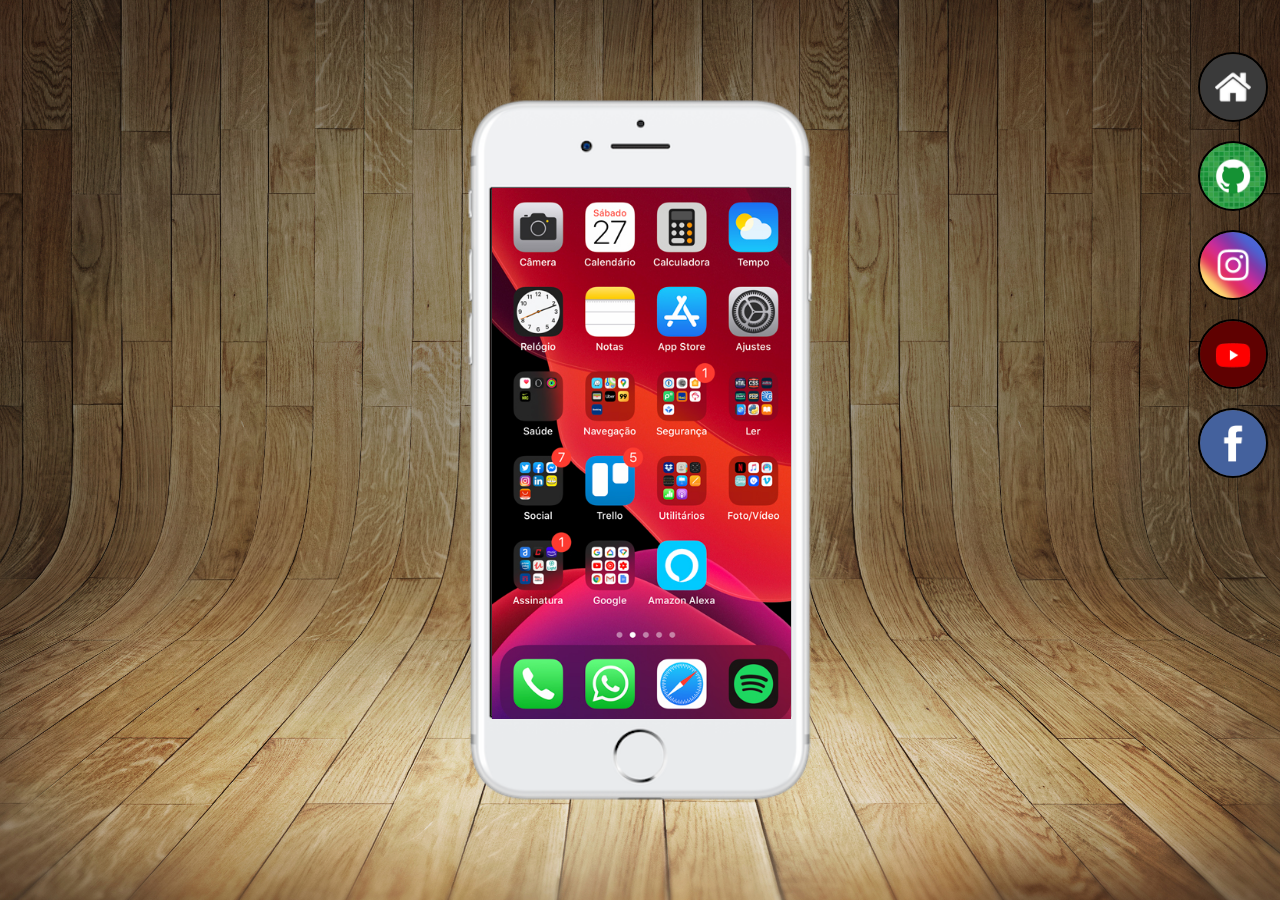
<file: projeto/index.html>
<!DOCTYPE html>
<html lang="pt-br">
<head>
    <meta charset="UTF-8">
    <meta name="viewport" content="width=device-width, initial-scale=1.0">
    <link rel="shortcut icon" href="../imagens/favicon.ico" type="image/x-icon">
    <link rel="stylesheet" href="../css/style.css">
    <title>Redes Sociais</title>
</head>
<body>
    <main id="fundo">
        <section id="celular">
            <iframe src="home.html" style="border: 0;" name="rede"></iframe>
        </section>
        
        <section id="links">
            <a href="home.html" target="rede"><img src="../imagens/logo-home.jpg" alt="Logo Home"></a>
            <a href="github.html" target="rede"><img src="../imagens/logo-github.jpg" alt="Logo GitHub"></a>
            <a href="instagram.html" target="rede"><img src="../imagens/logo-instagram.jpg" alt="Logo Instagram"></a>
            <a href="youtube.html" target="rede"><img src="../imagens/logo-youtube.jpg" alt="Logo YouTube"></a>
            <a href="facebook.html" target="rede"><img src="../imagens/logo-facebook.jpg" alt="Logo Facebook"></a>
        </section>
    </main>
</body>
</html>
</file>
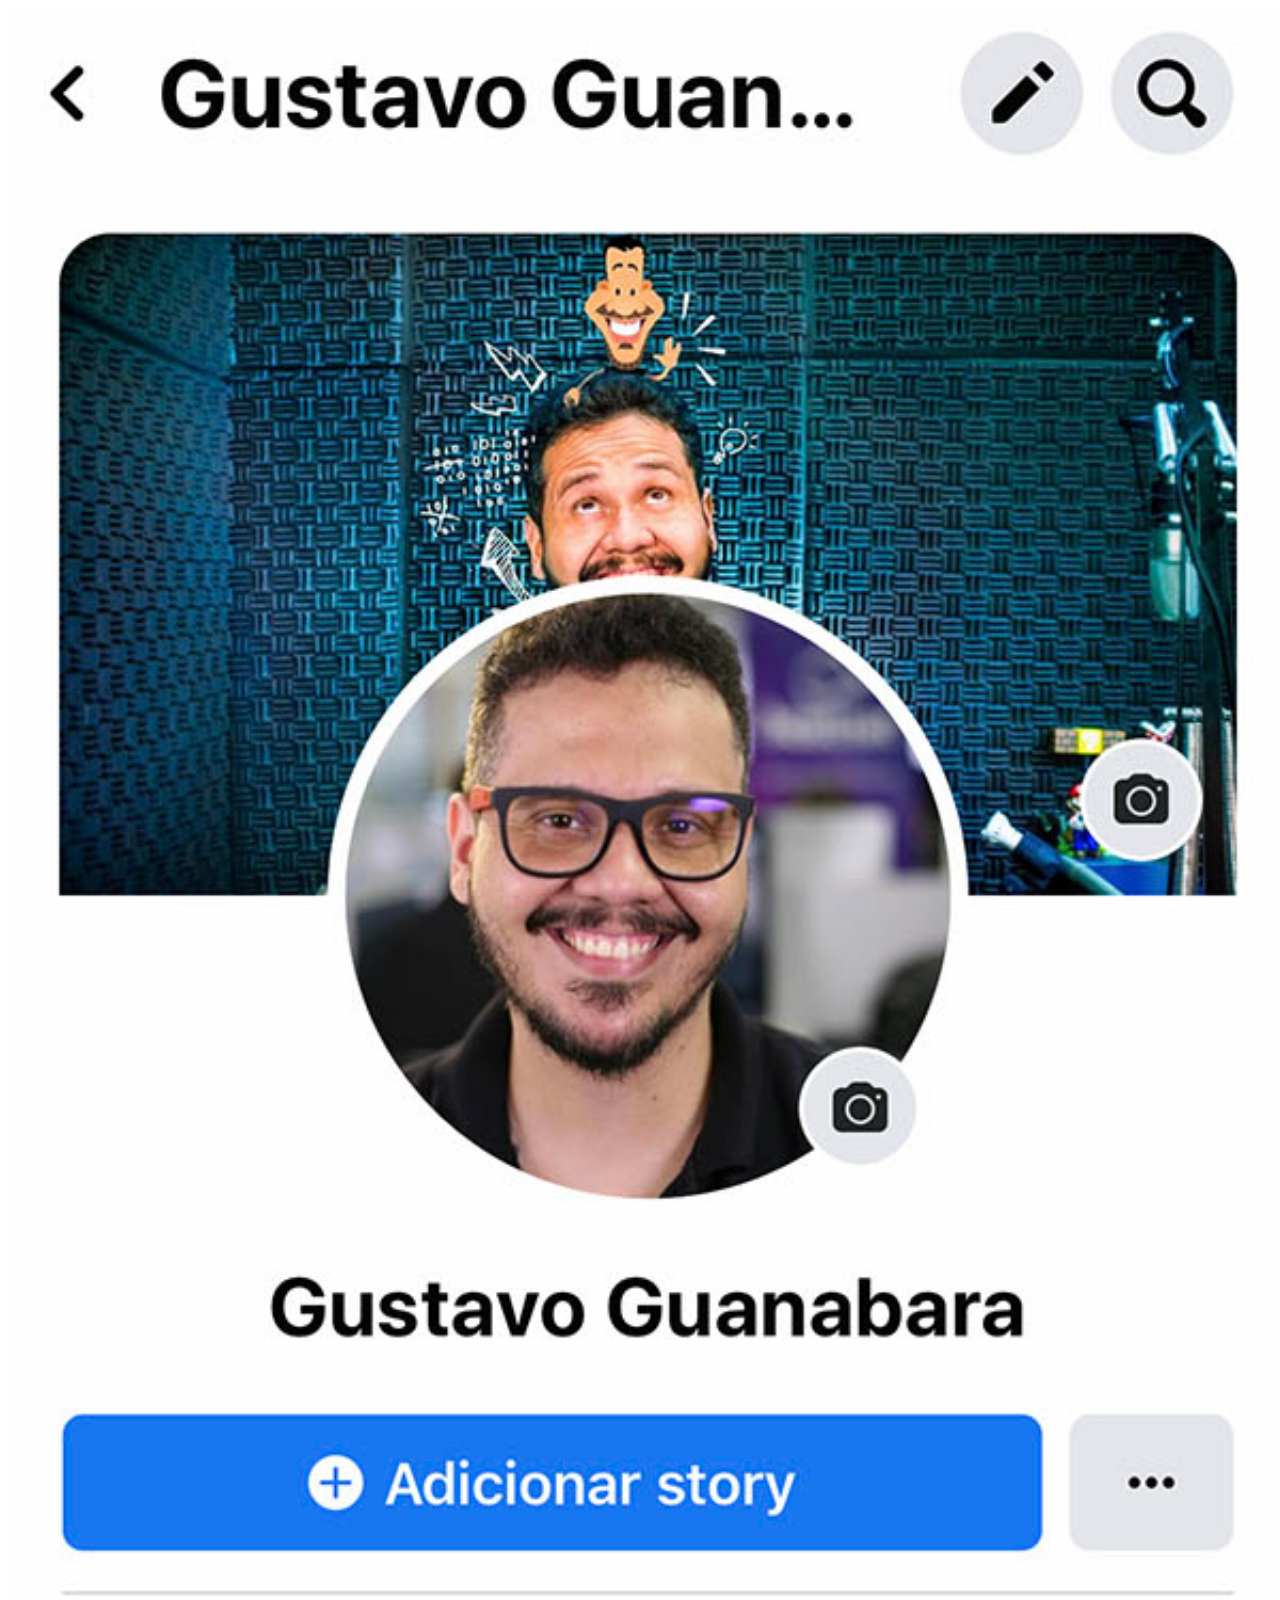
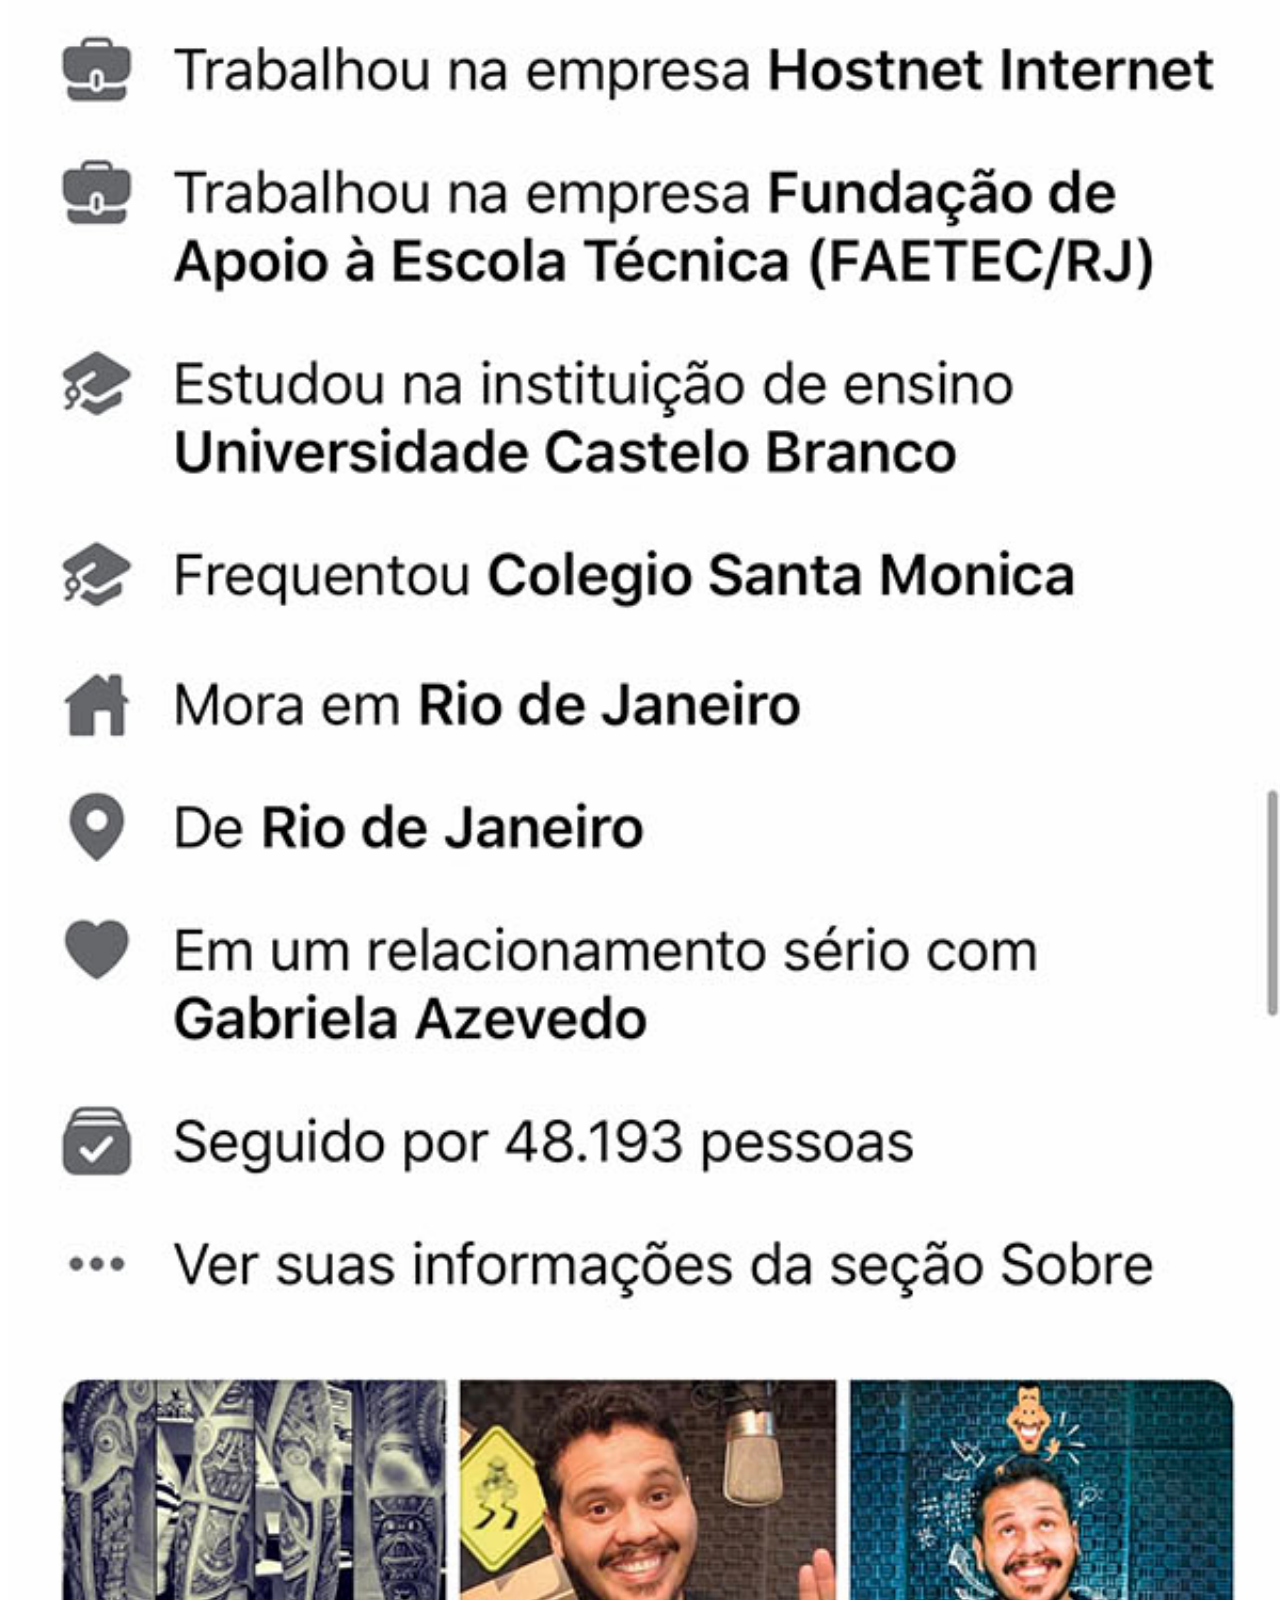
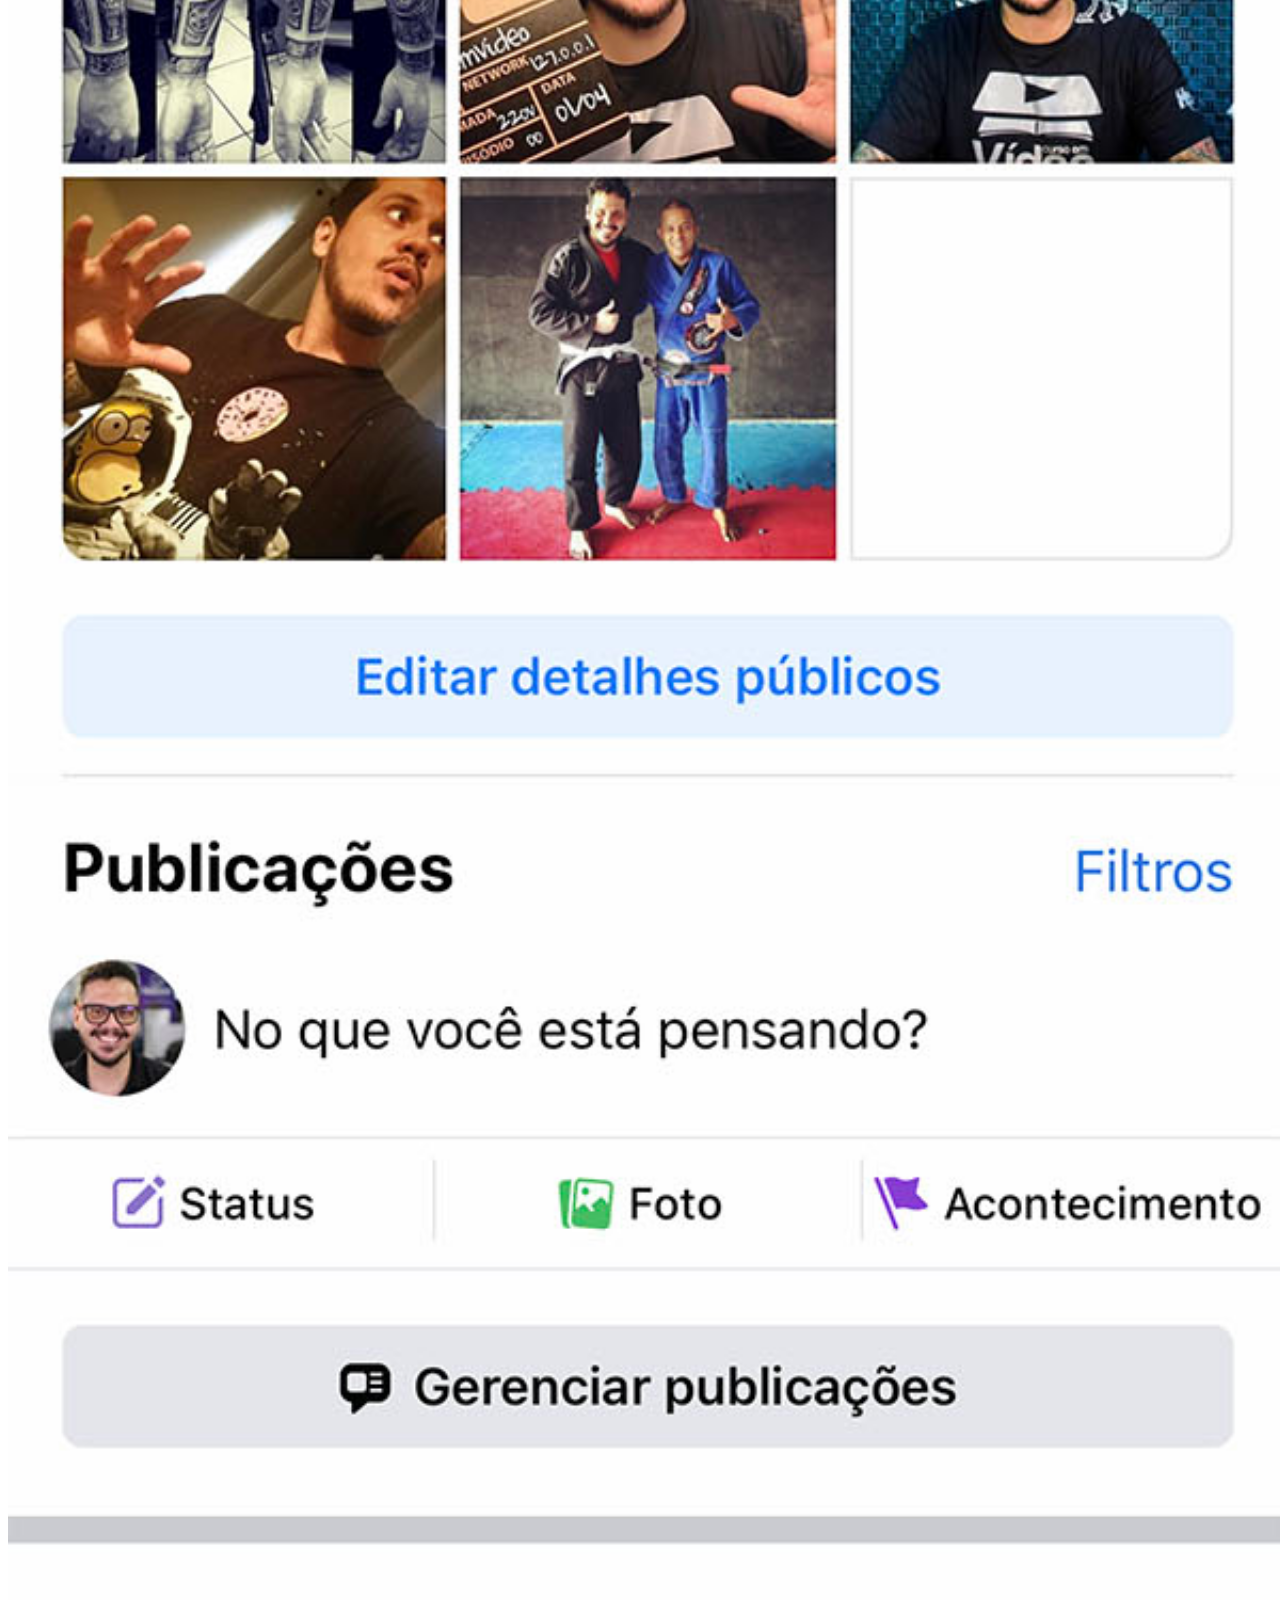
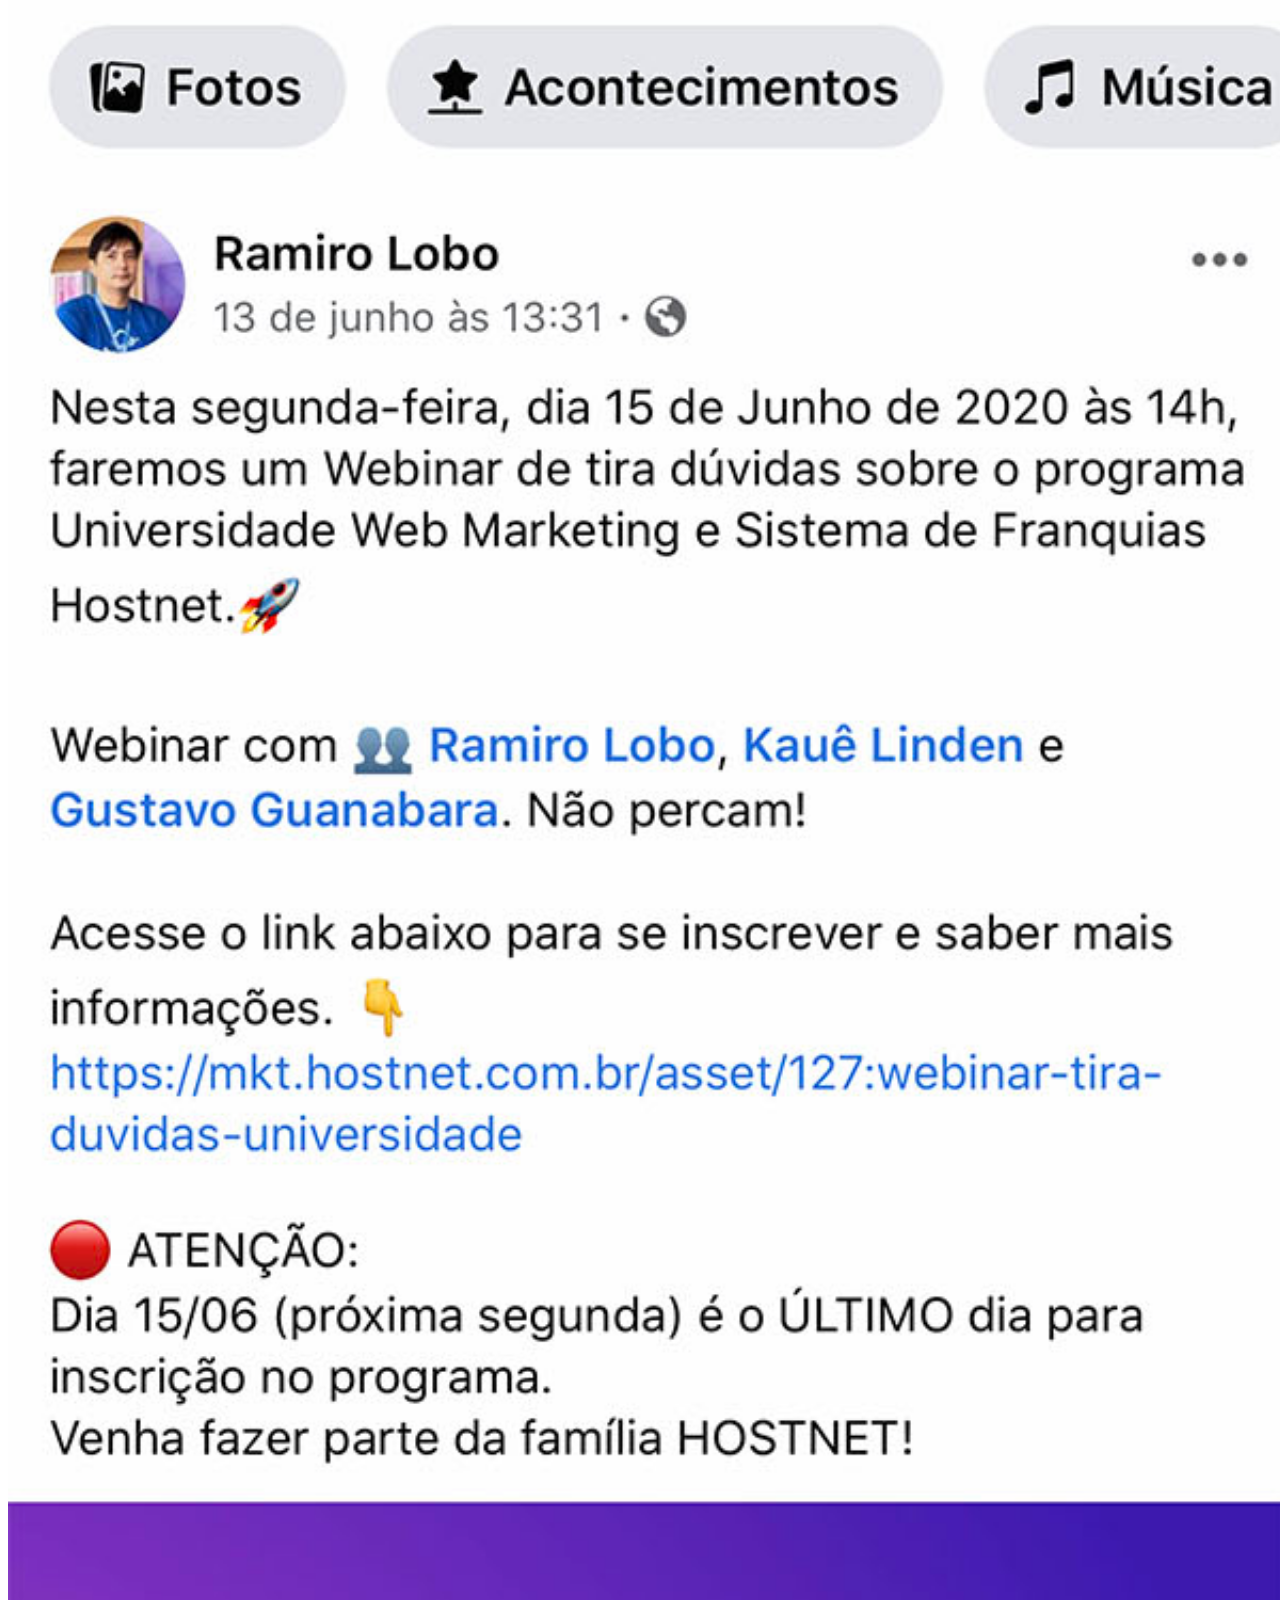
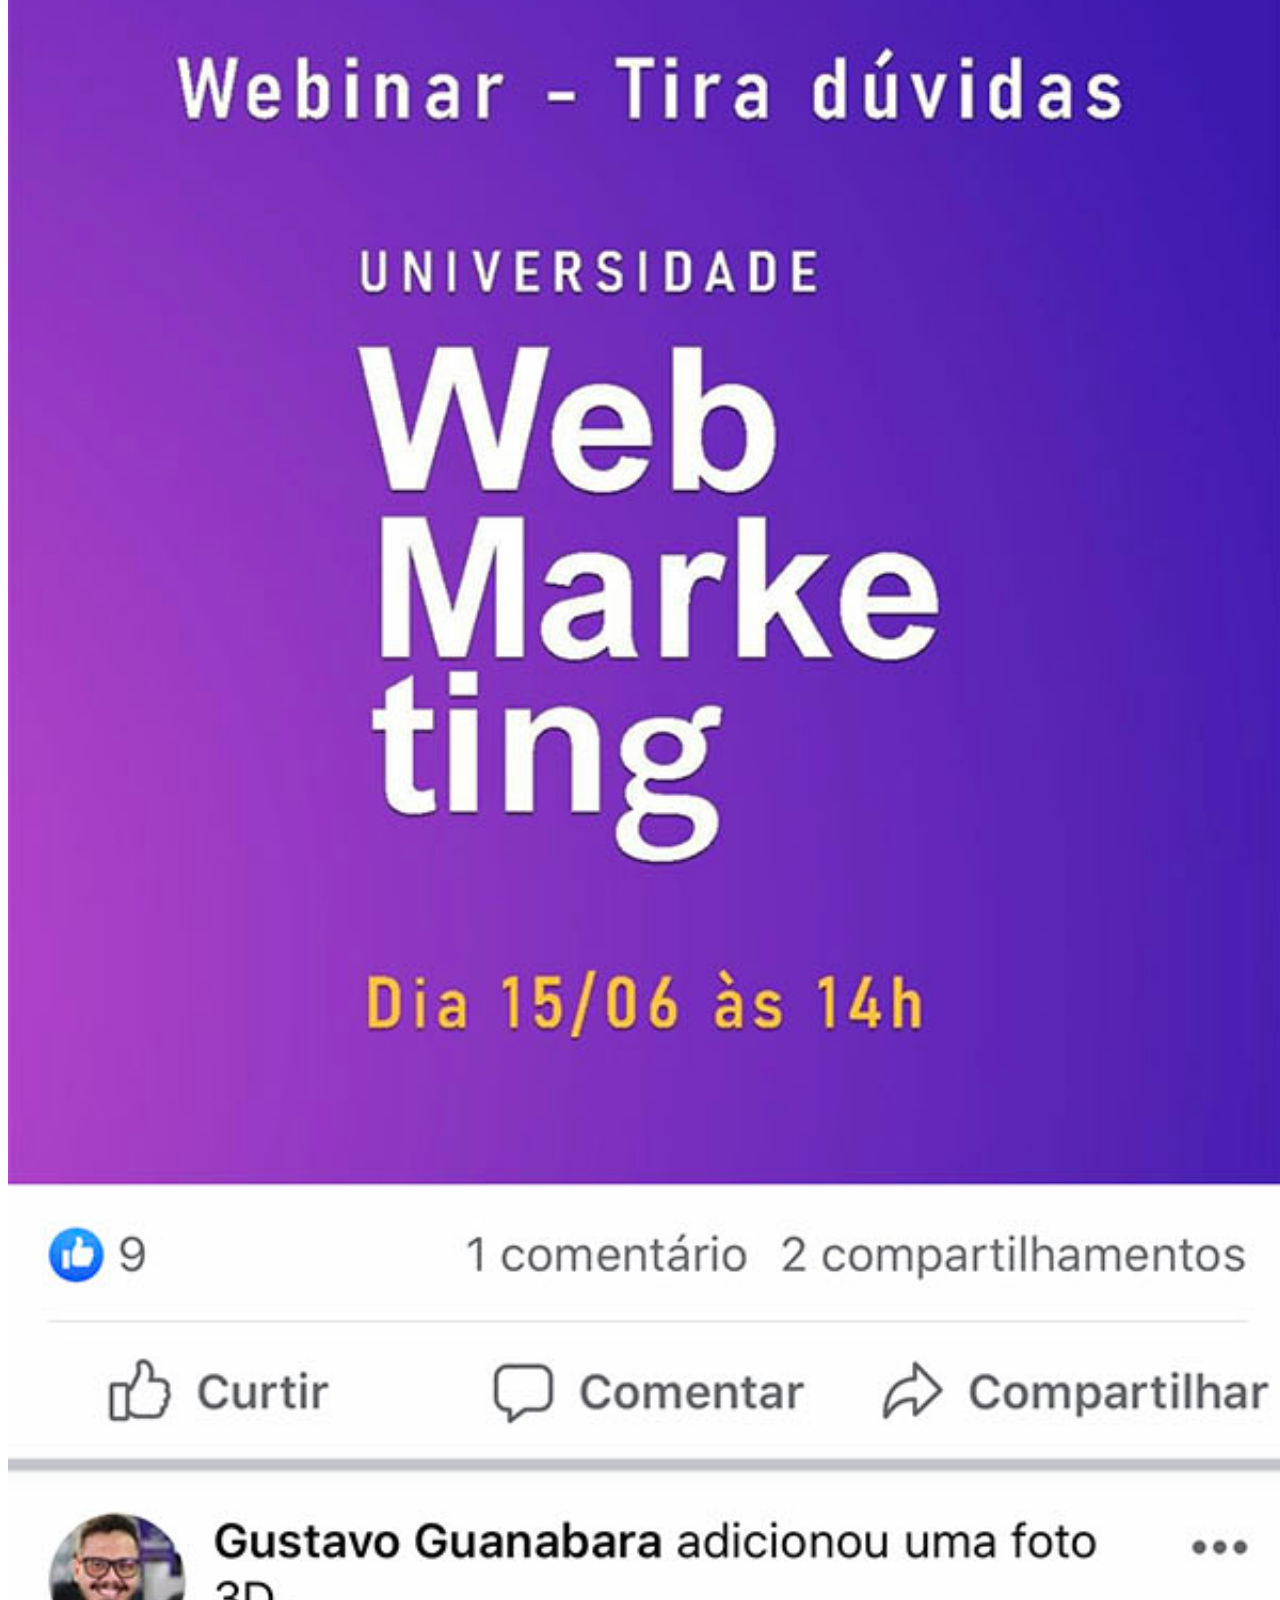
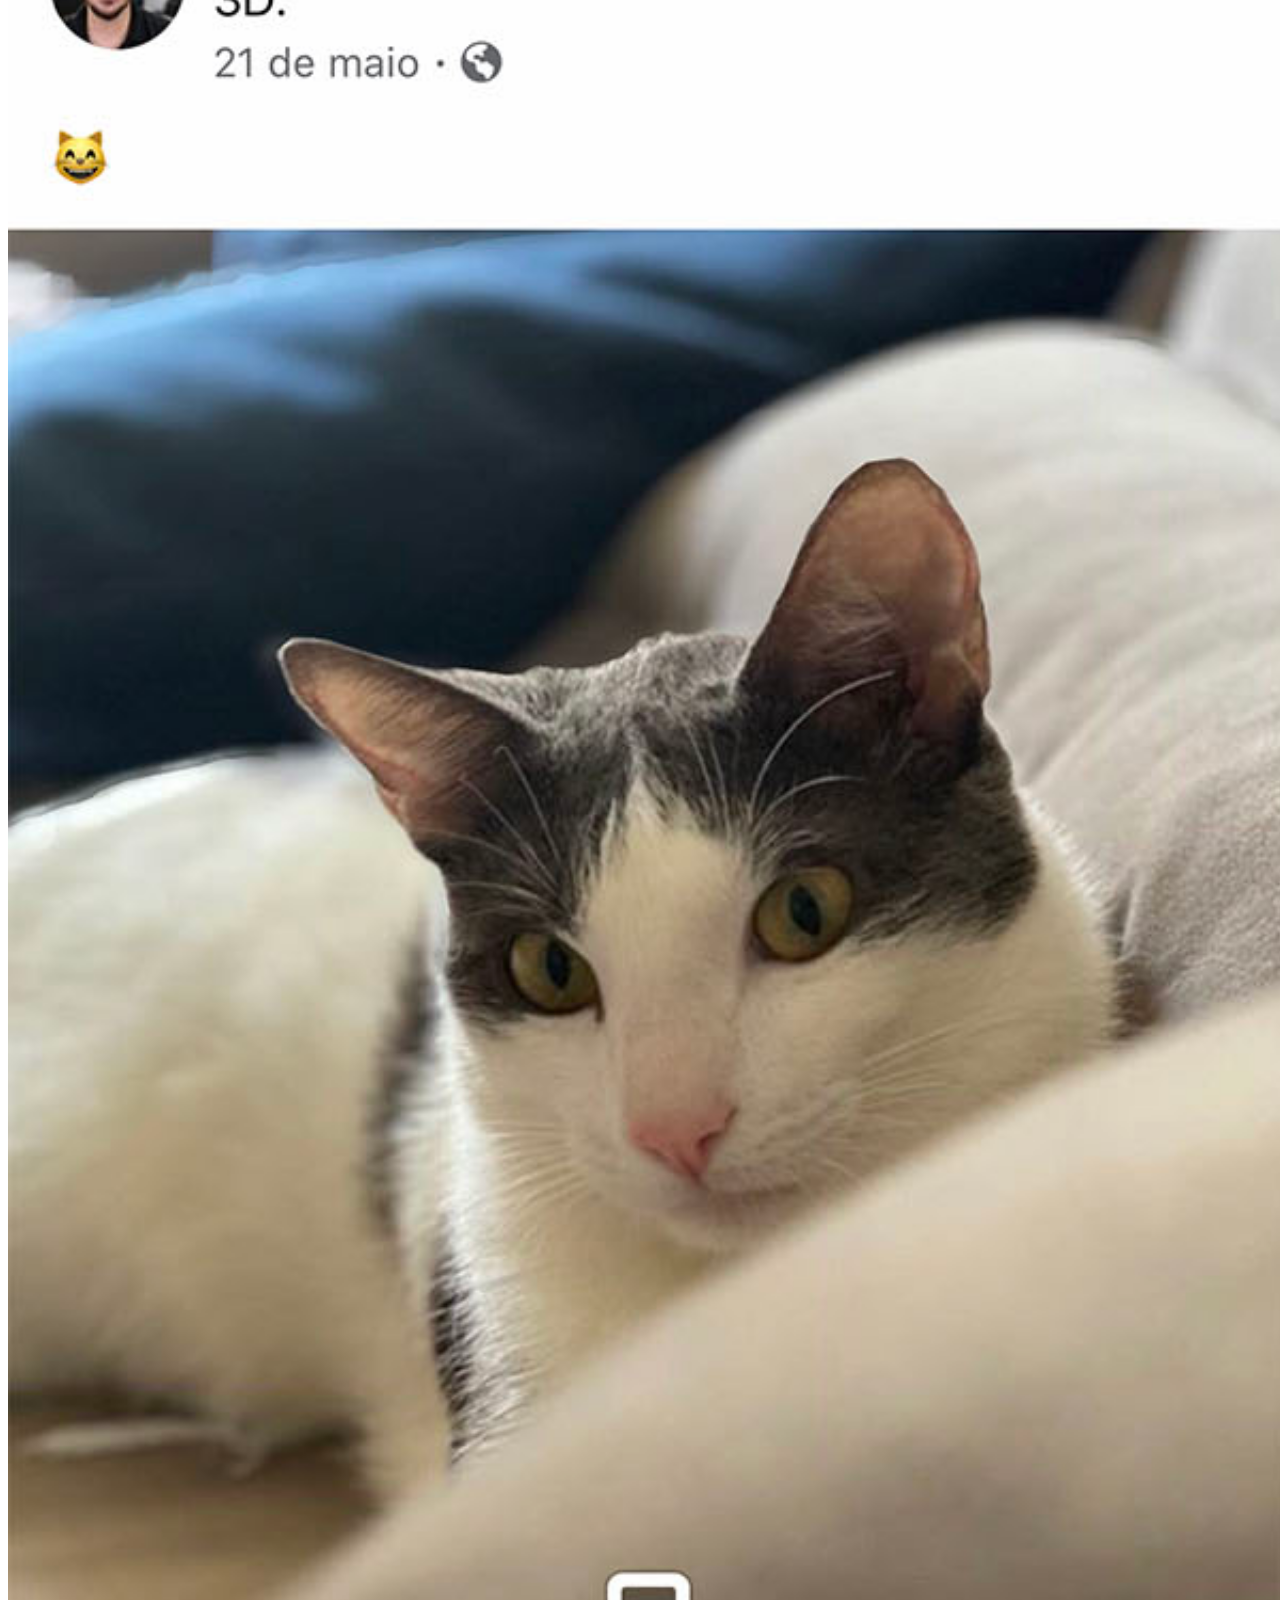
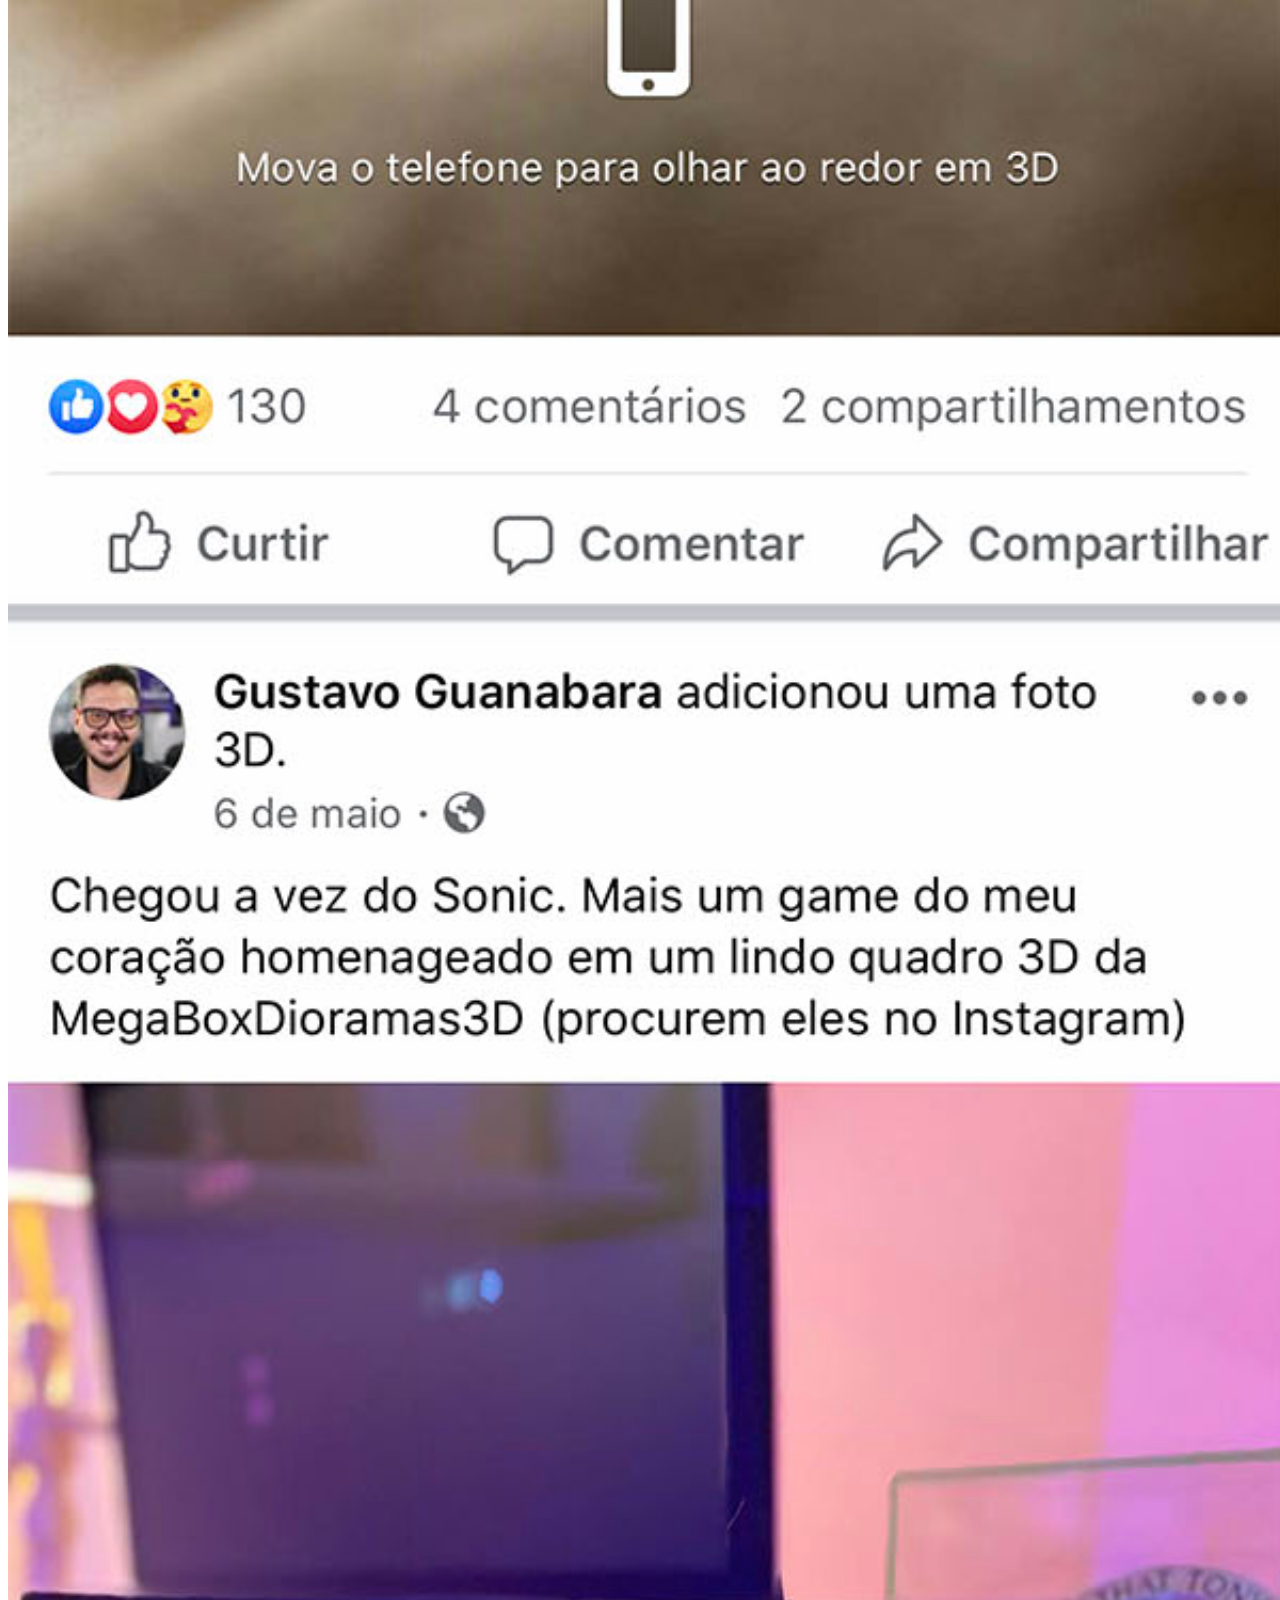
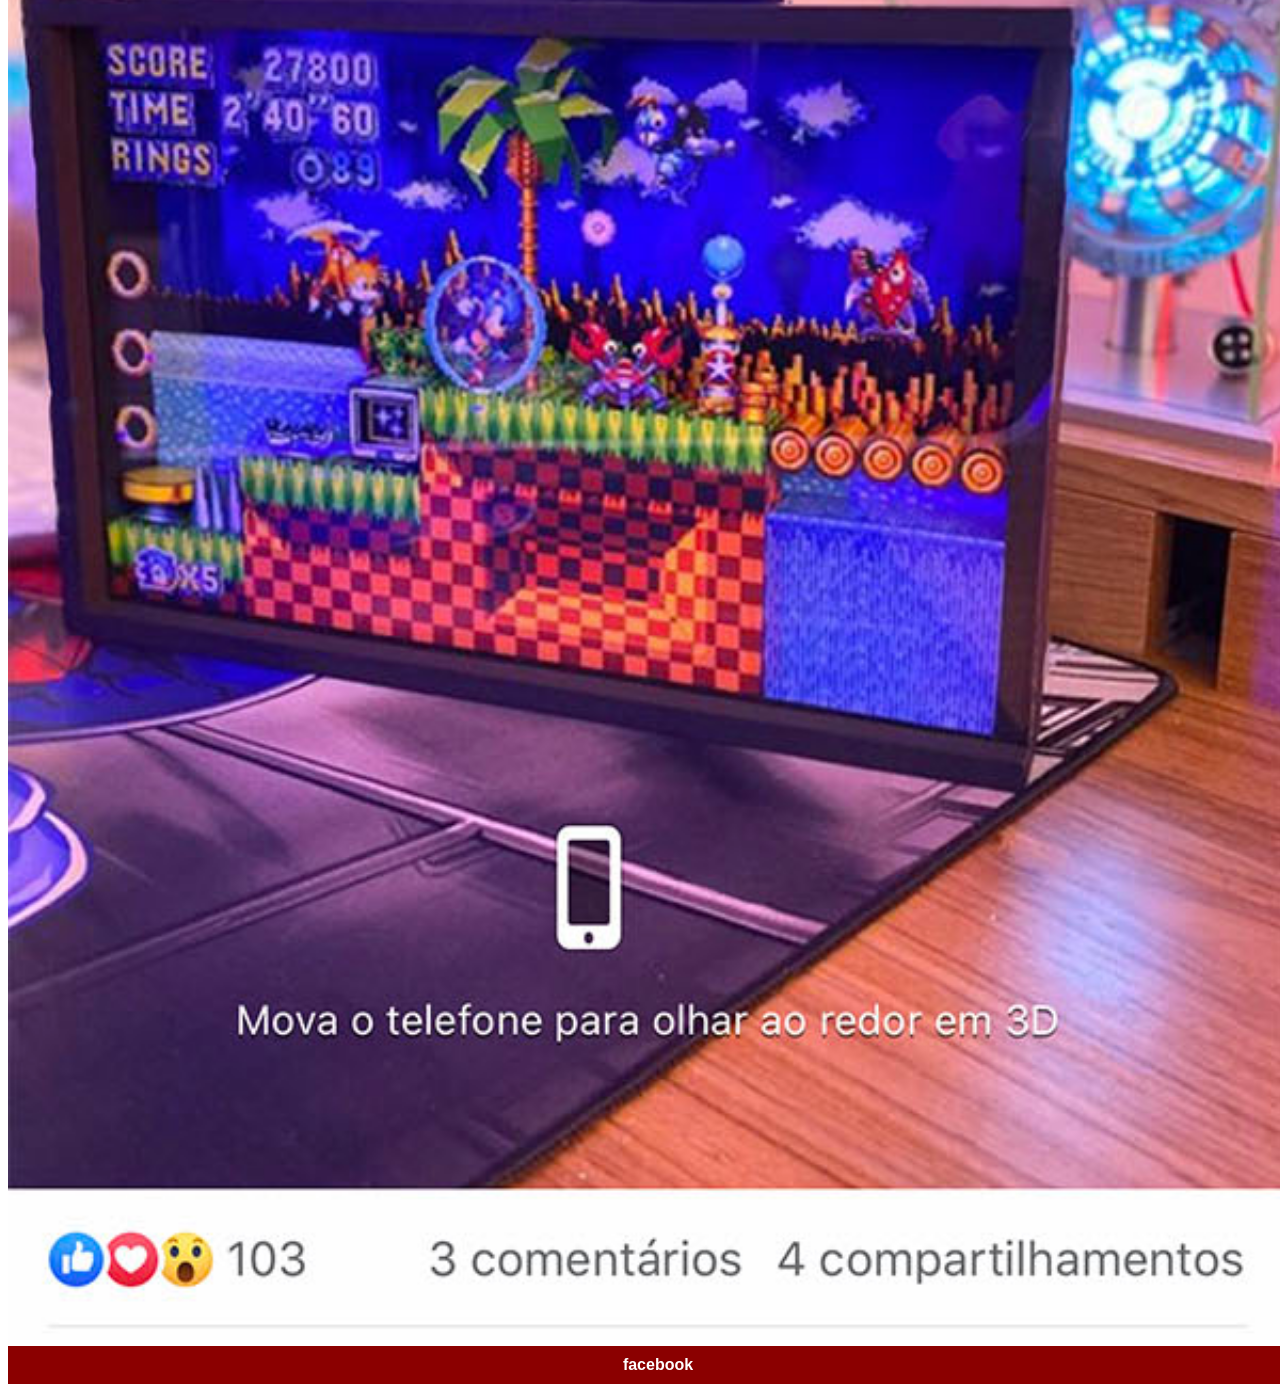
<file: facebook.html>
<!DOCTYPE html>
<html lang="pt-br">
<head>
    <meta charset="UTF-8">
    <meta name="viewport" content="width=device-width, initial-scale=1.0">
    <title>Instagram</title>
    <link rel="stylesheet" href="style1.css">
</head>
<body>
    <img src="imagens/tela-facebook.jpg" alt="tela-facebook">
    <a href="https://www.facebook.com/gustavoguanabara" target="_blank">facebook</a>
</body>
</html>
</file>
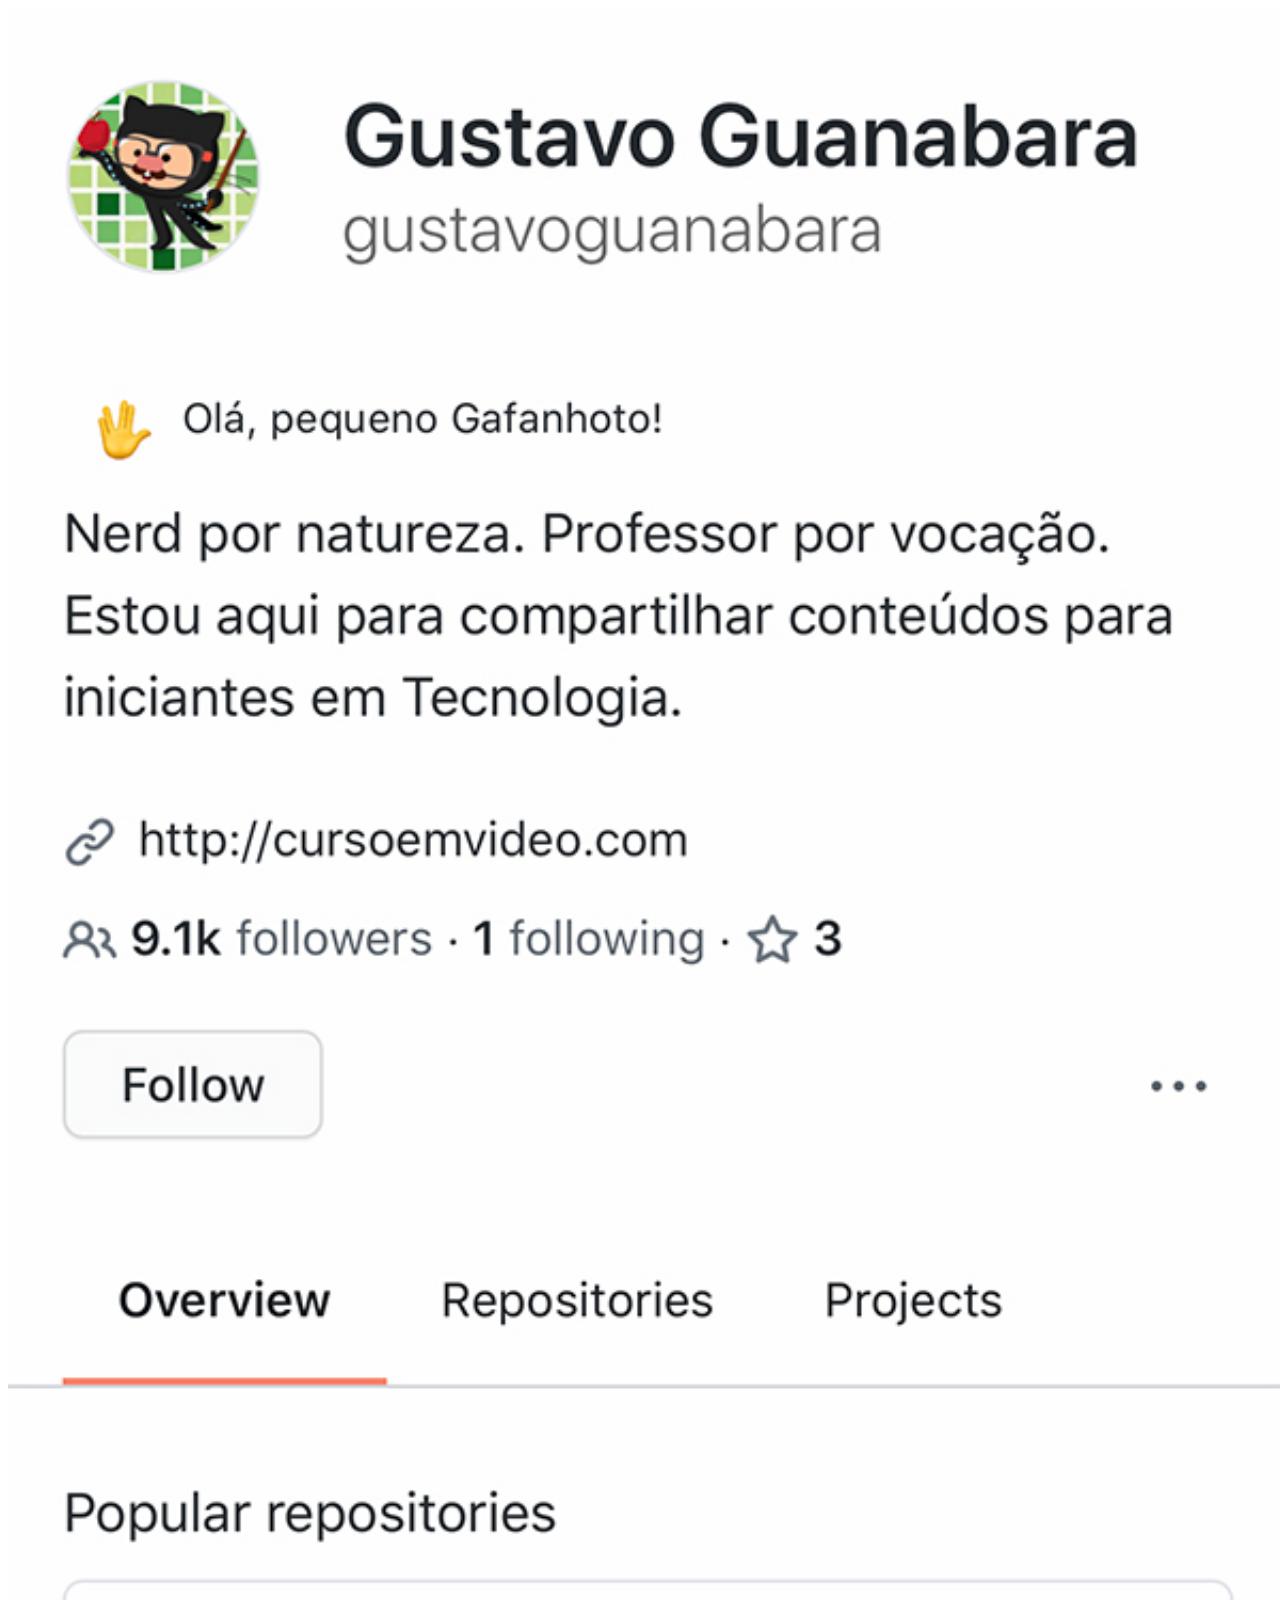
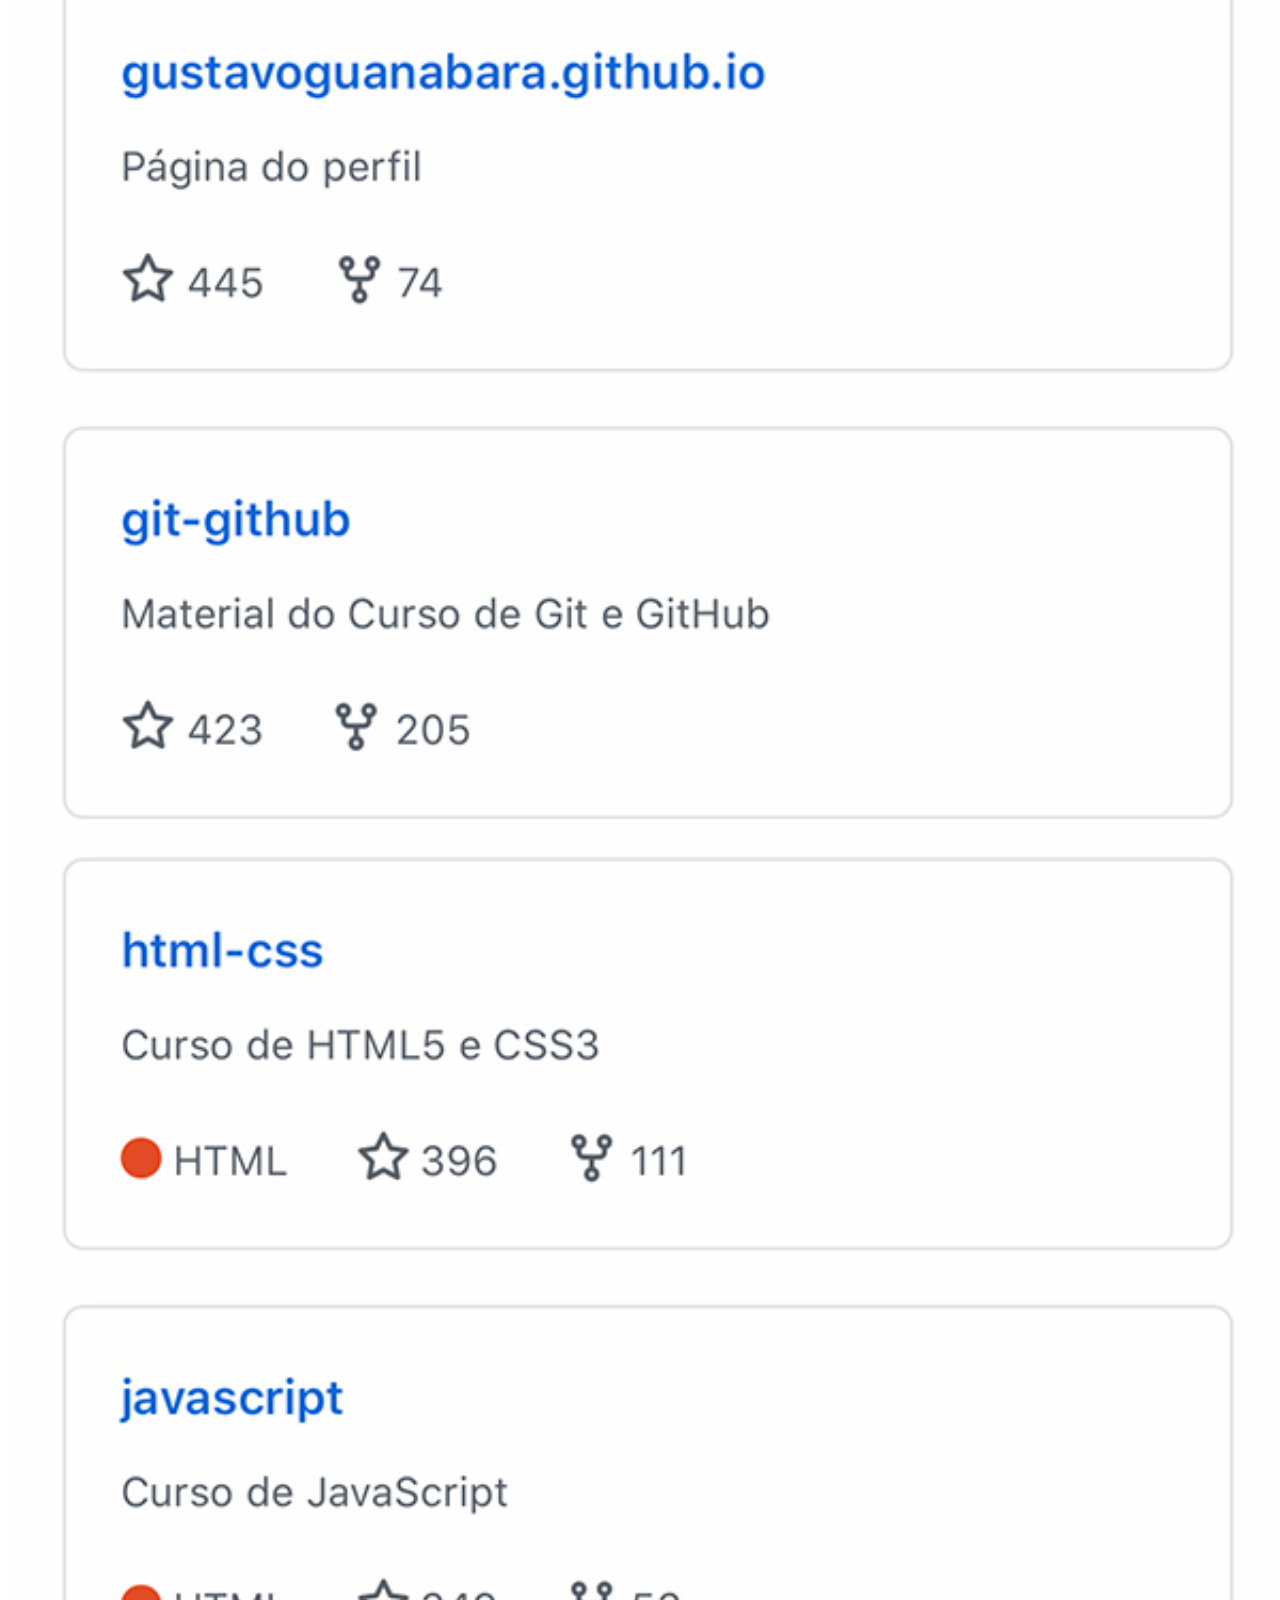
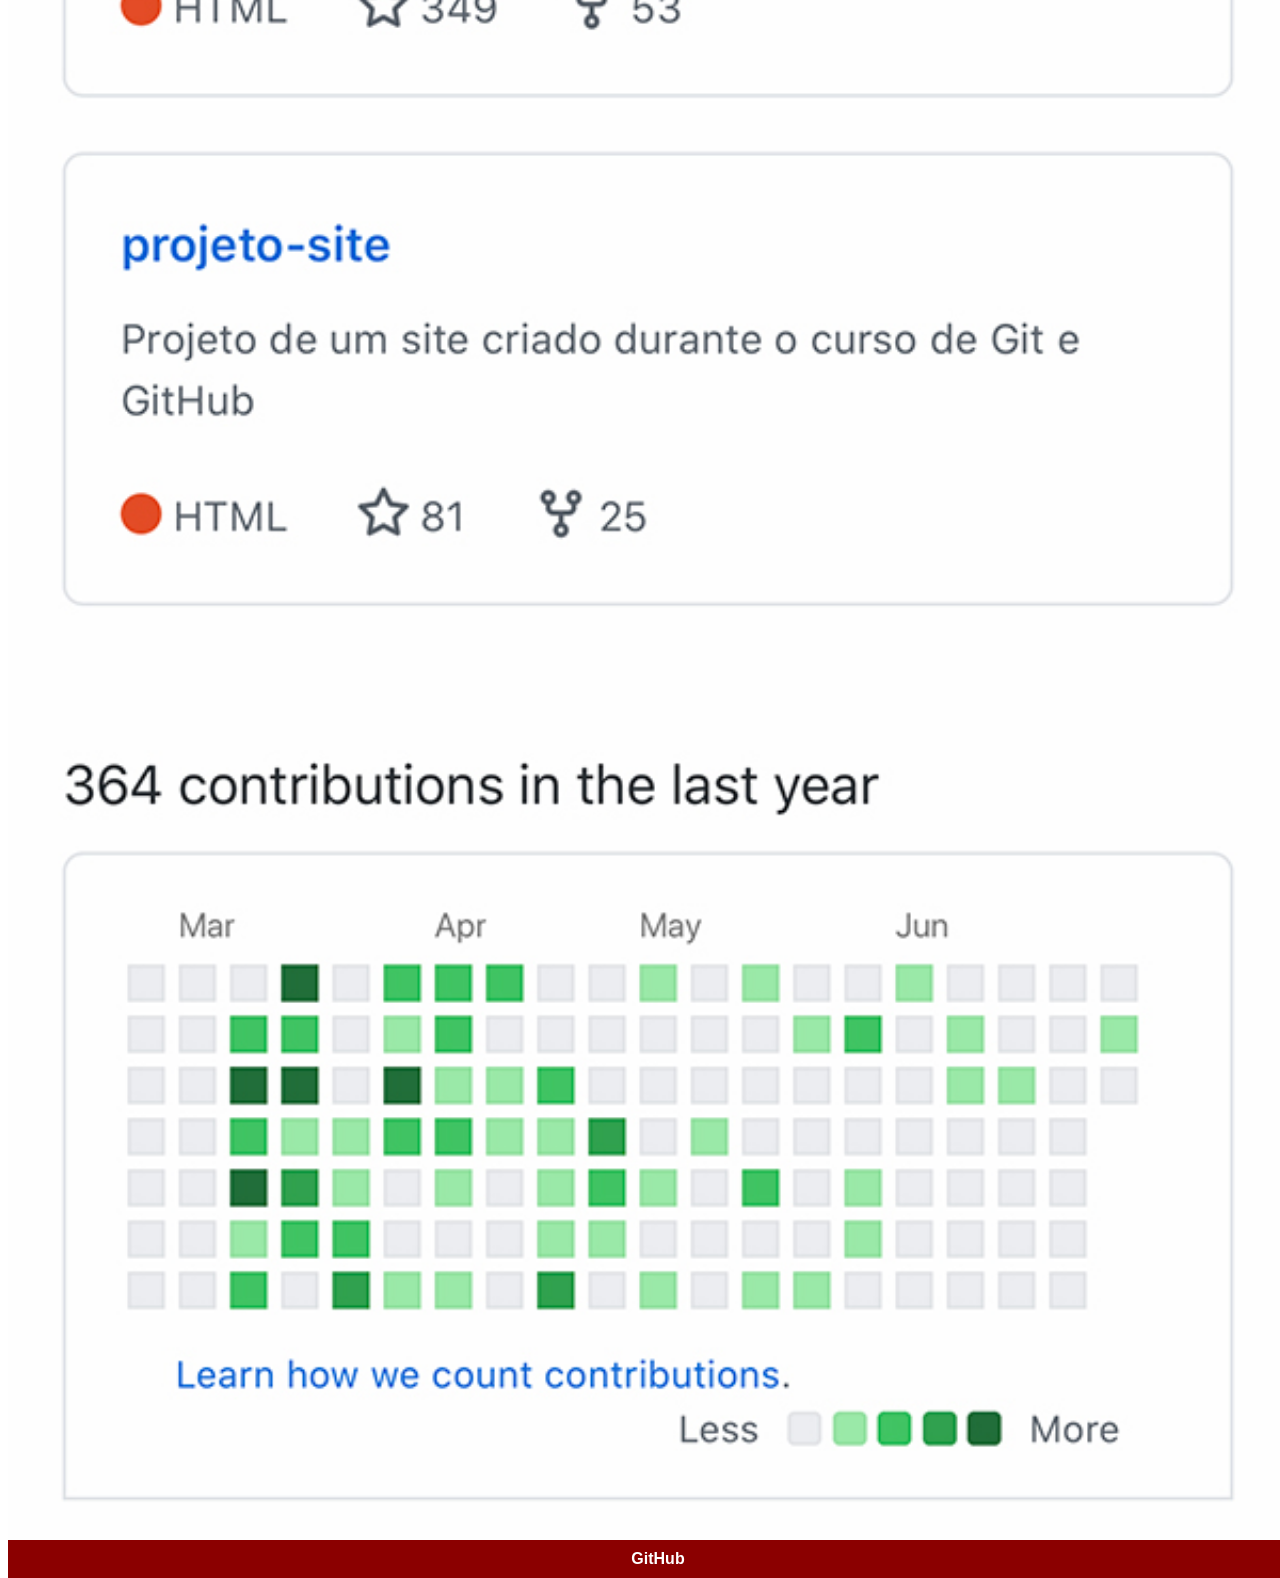
<file: github.html>
<!DOCTYPE html>
<html lang="pt-br">
<head>
    <meta charset="UTF-8">
    <meta name="viewport" content="width=device-width, initial-scale=1.0">
    <title>Instagram</title>
    <link rel="stylesheet" href="style1.css">
</head>
<body>
    <img src="imagens/tela-github.jpg" alt="tela-github">
    <a href="https://github.com/gustavoguanabara" target="_blank">GitHub</a>
</body>
</html>
</file>
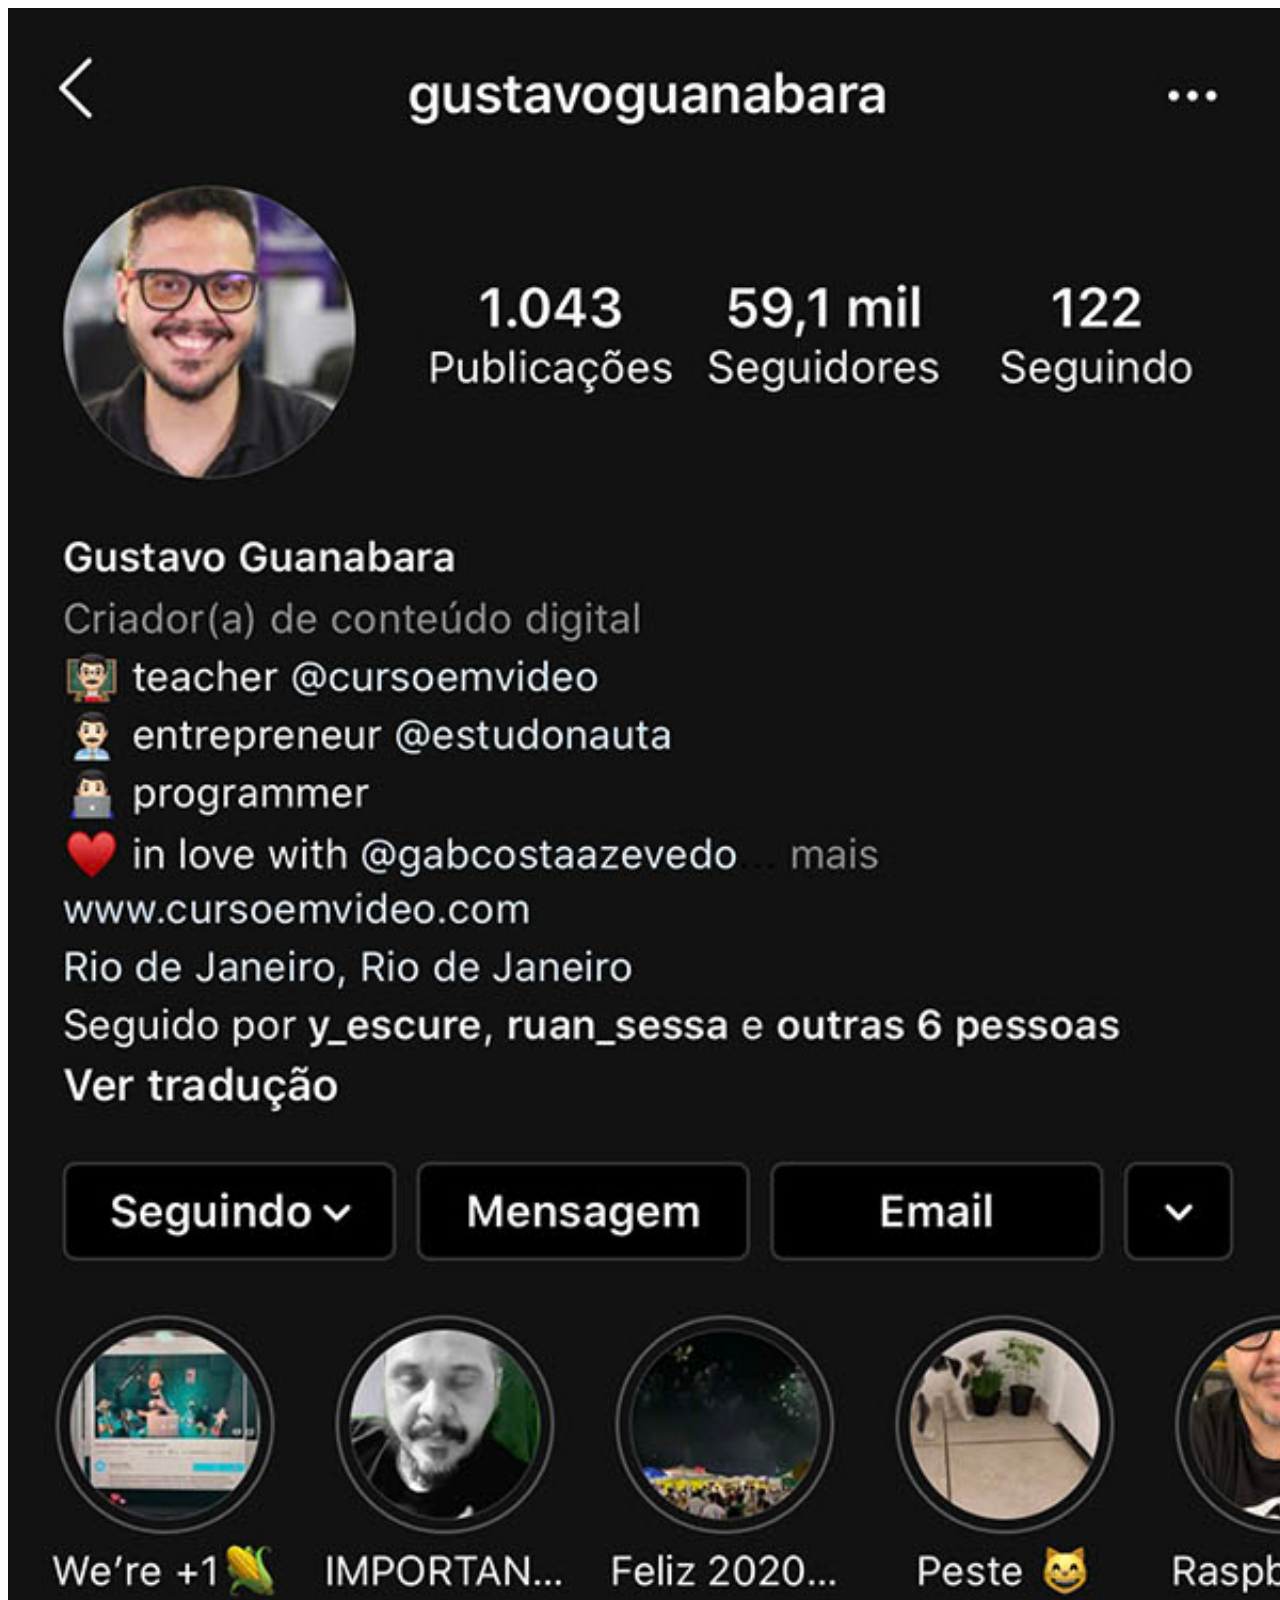
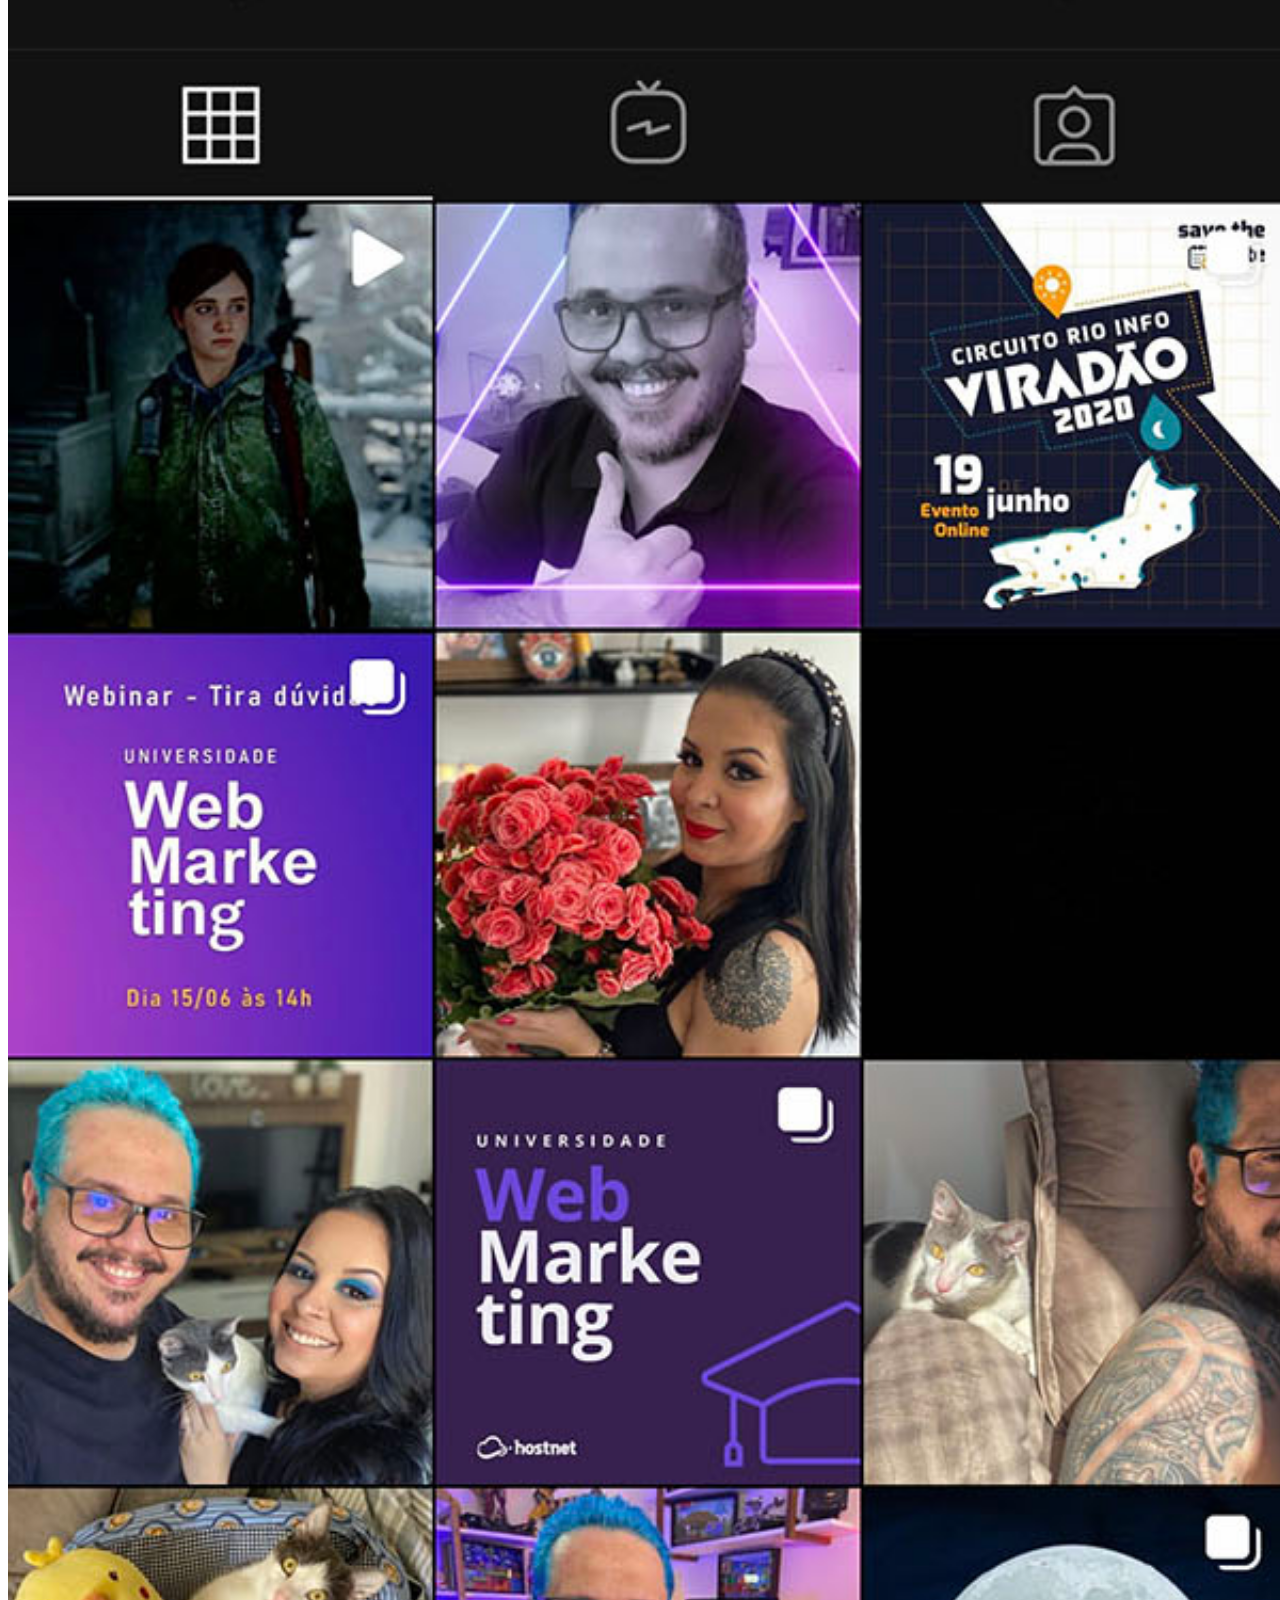
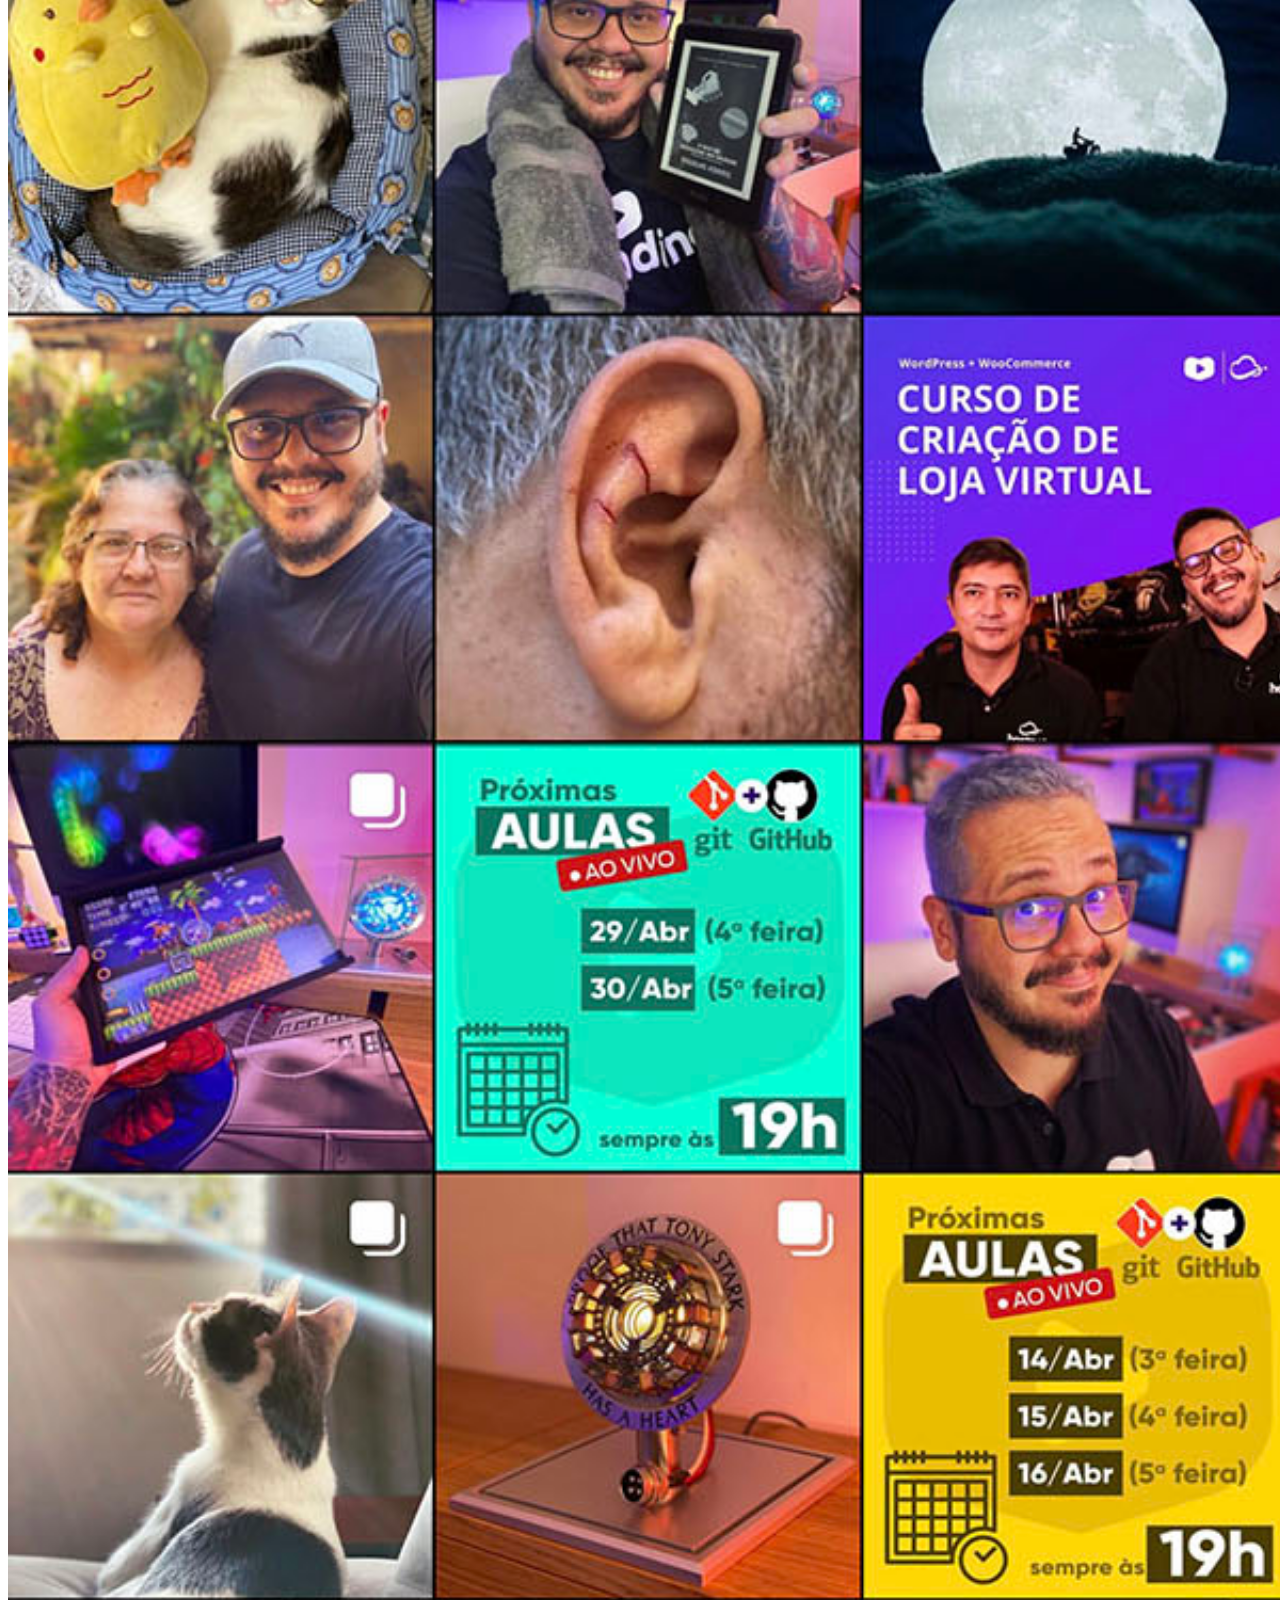
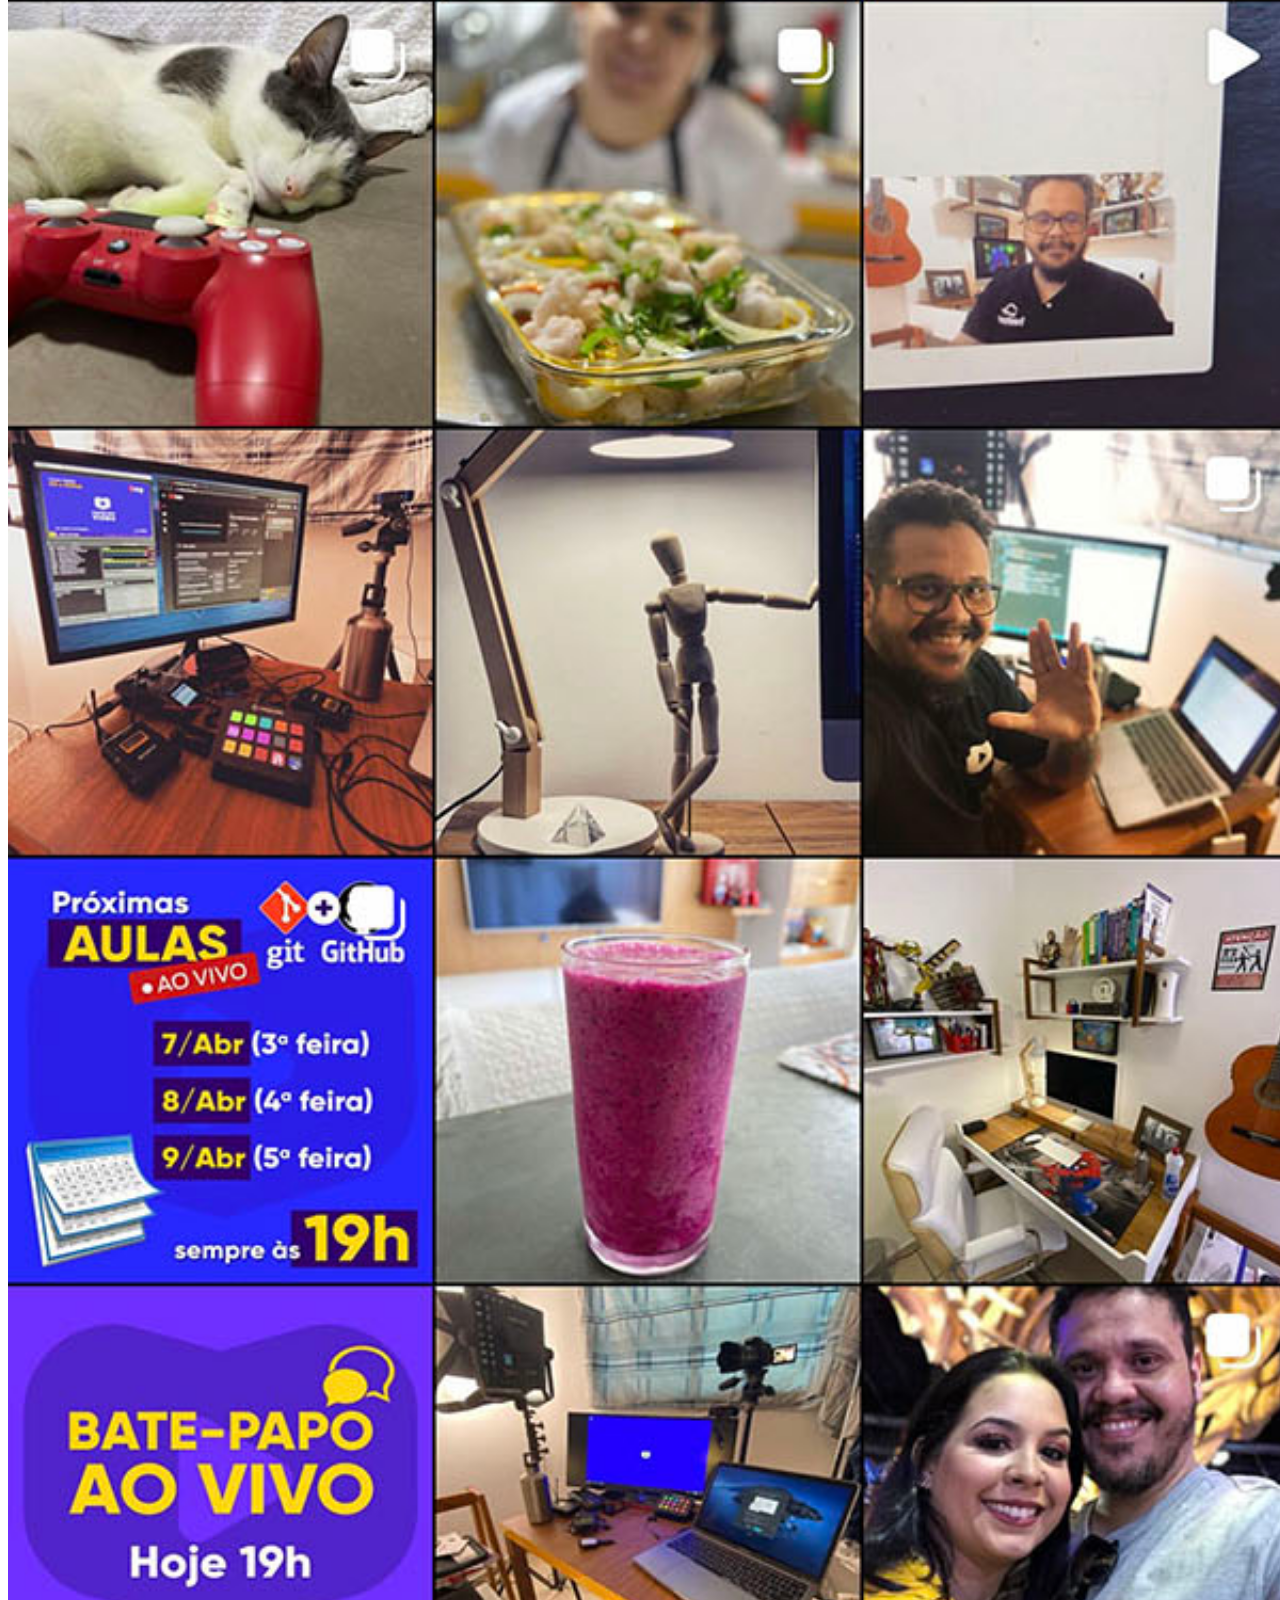
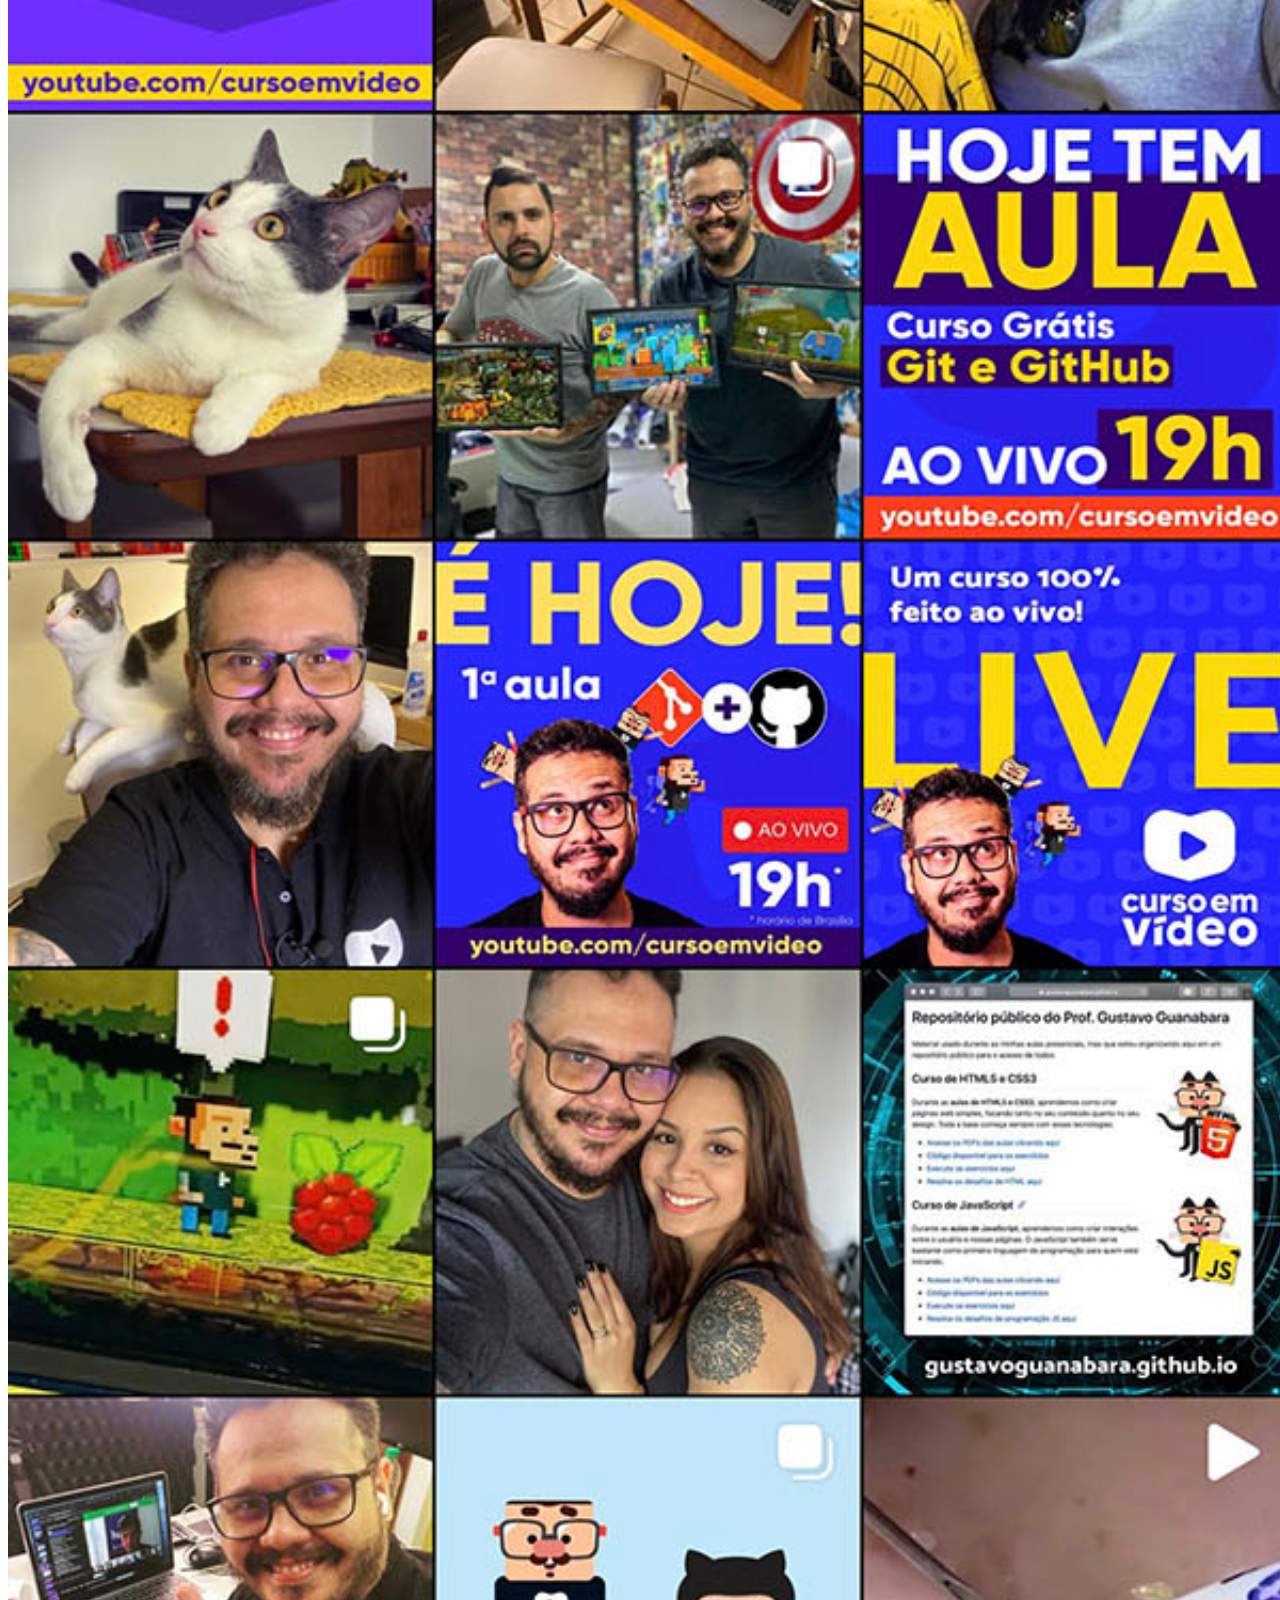
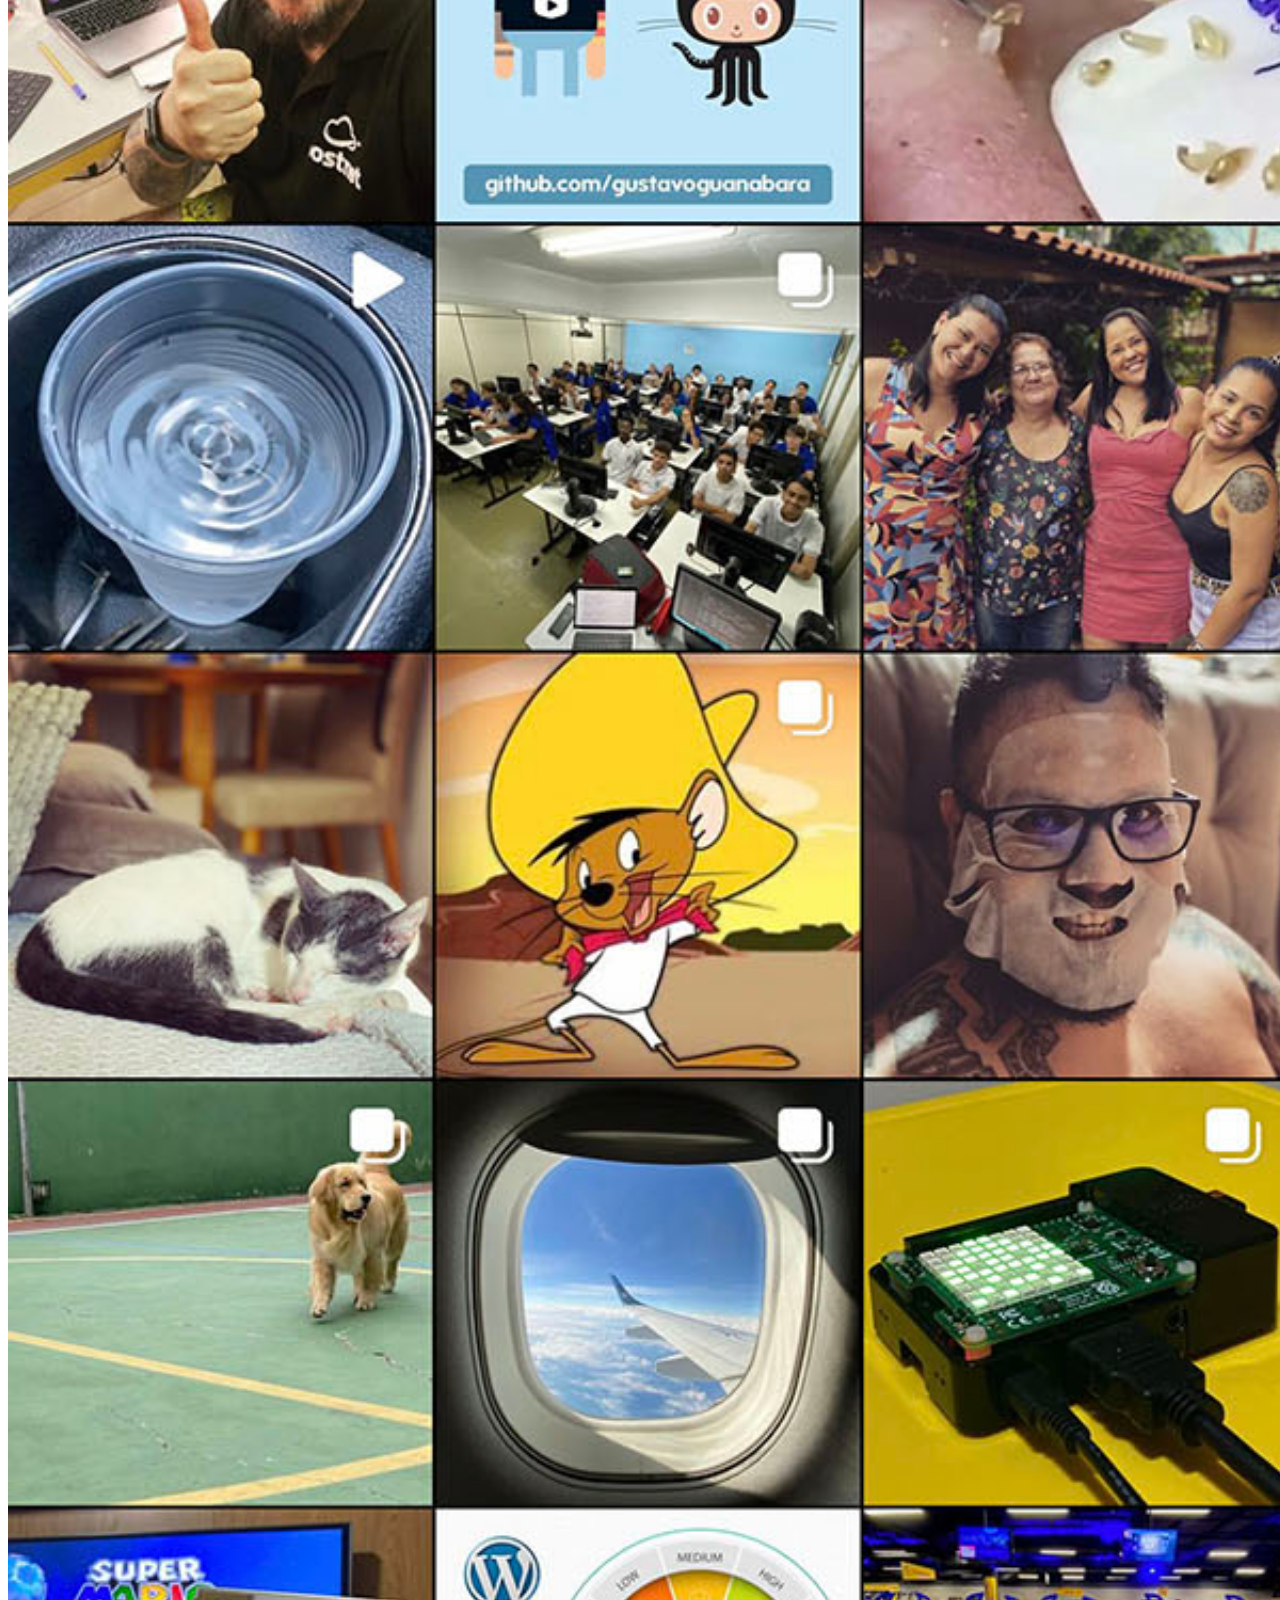
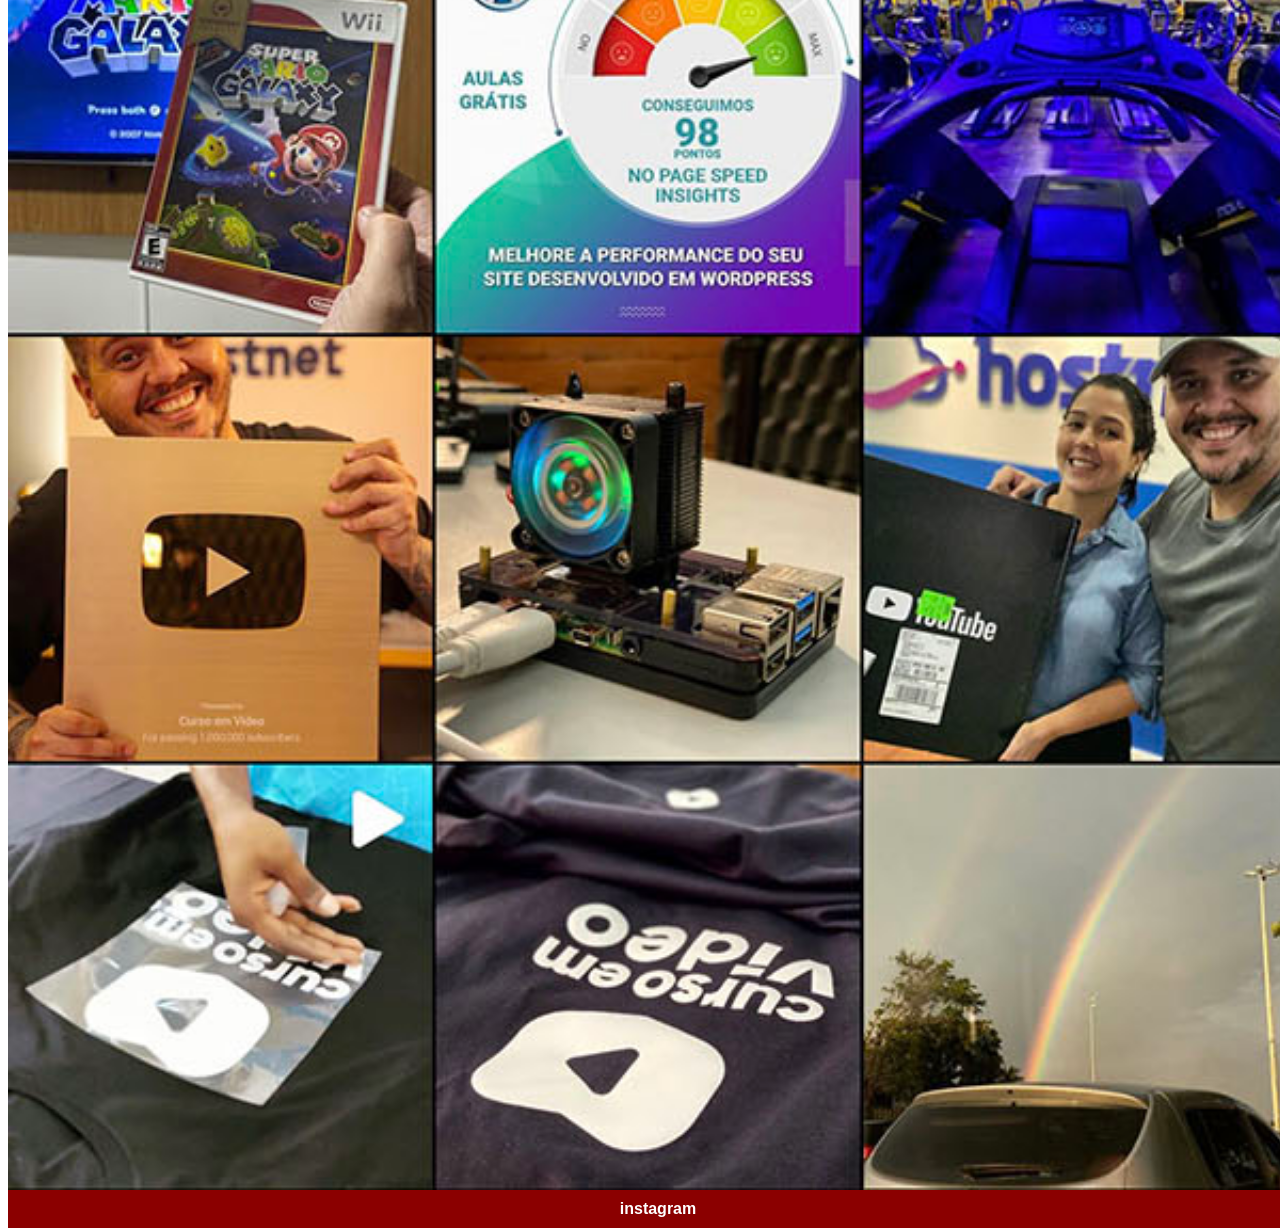
<file: instagram.html>
<!DOCTYPE html>
<html lang="pt-br">
<head>
    <meta charset="UTF-8">
    <meta name="viewport" content="width=device-width, initial-scale=1.0">
    <title>Instagram</title>
    <link rel="stylesheet" href="style1.css">
</head>
<body>
    <img src="imagens/tela-instagram.jpg" alt="tela-instagram">
    <a href="https://www.instagram.com/gustavoguanabara/" target="_blank">instagram</a>
</body>
</html>
</file>
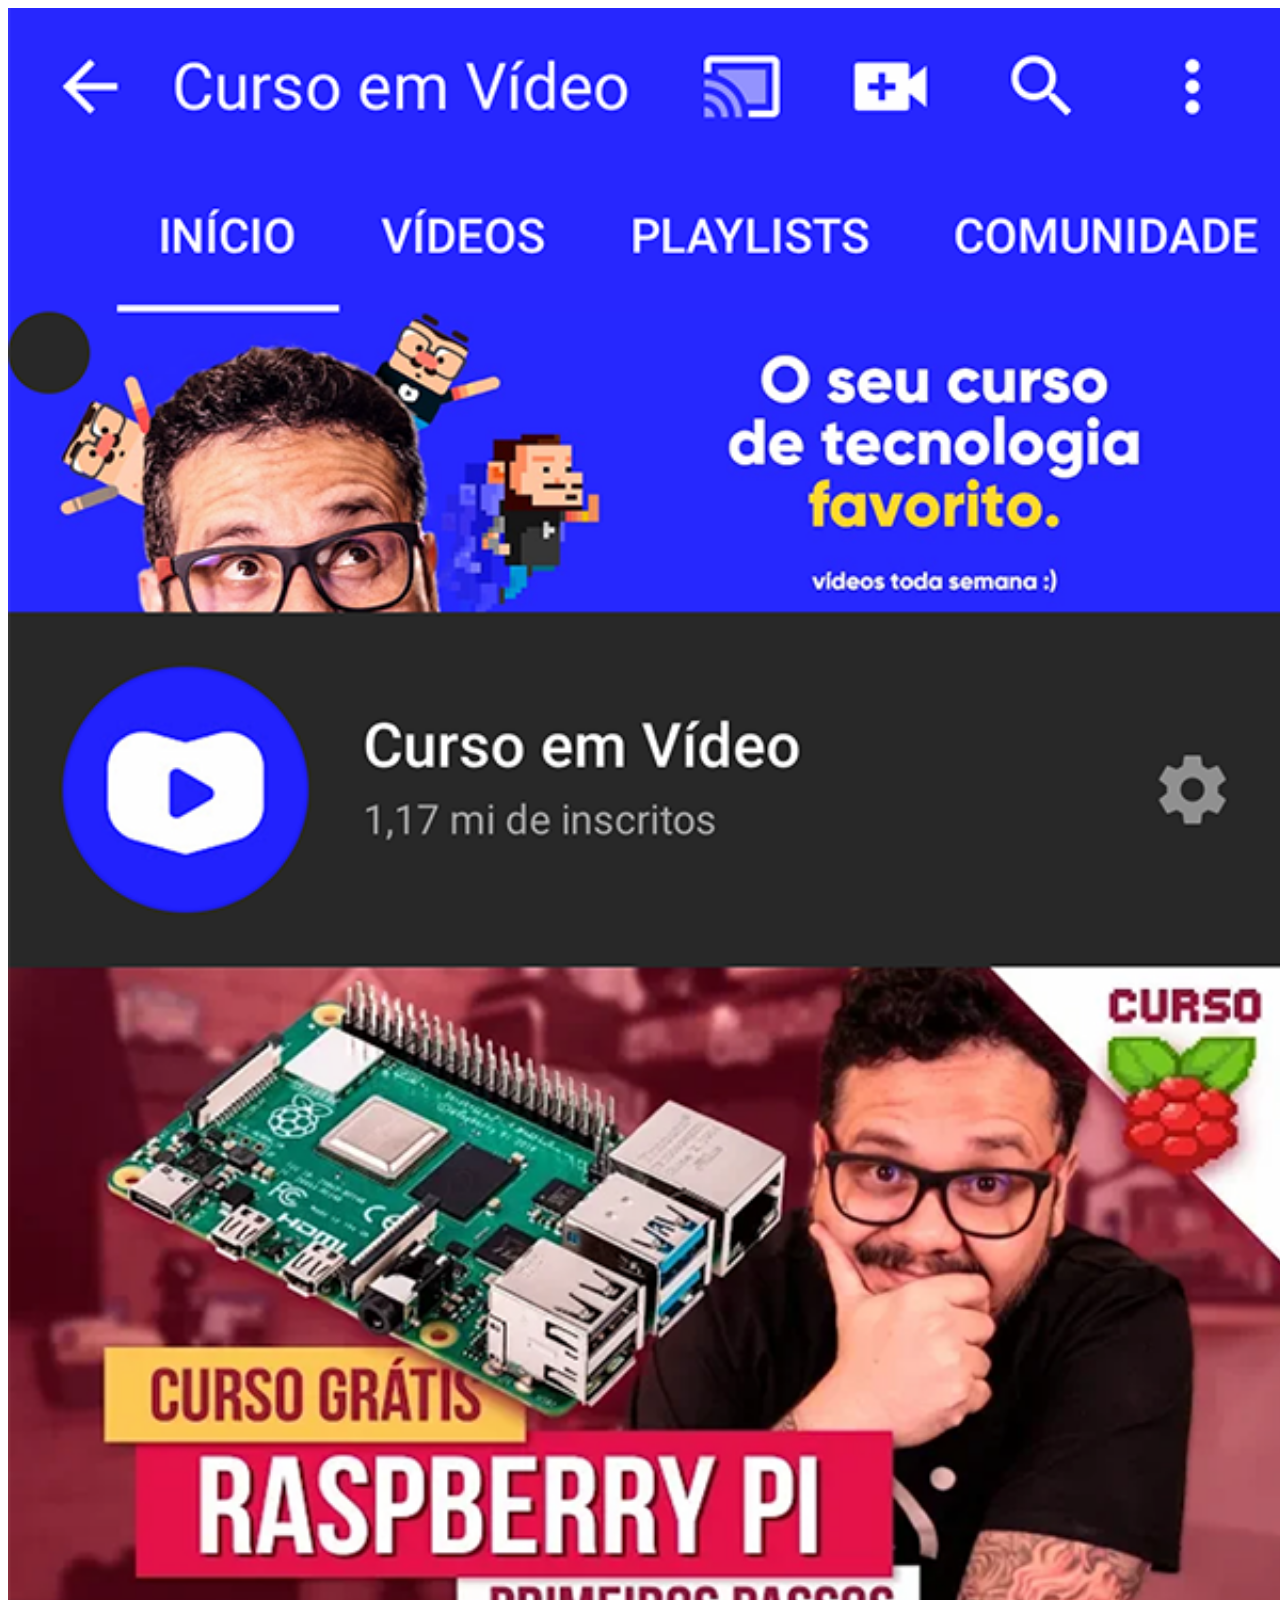
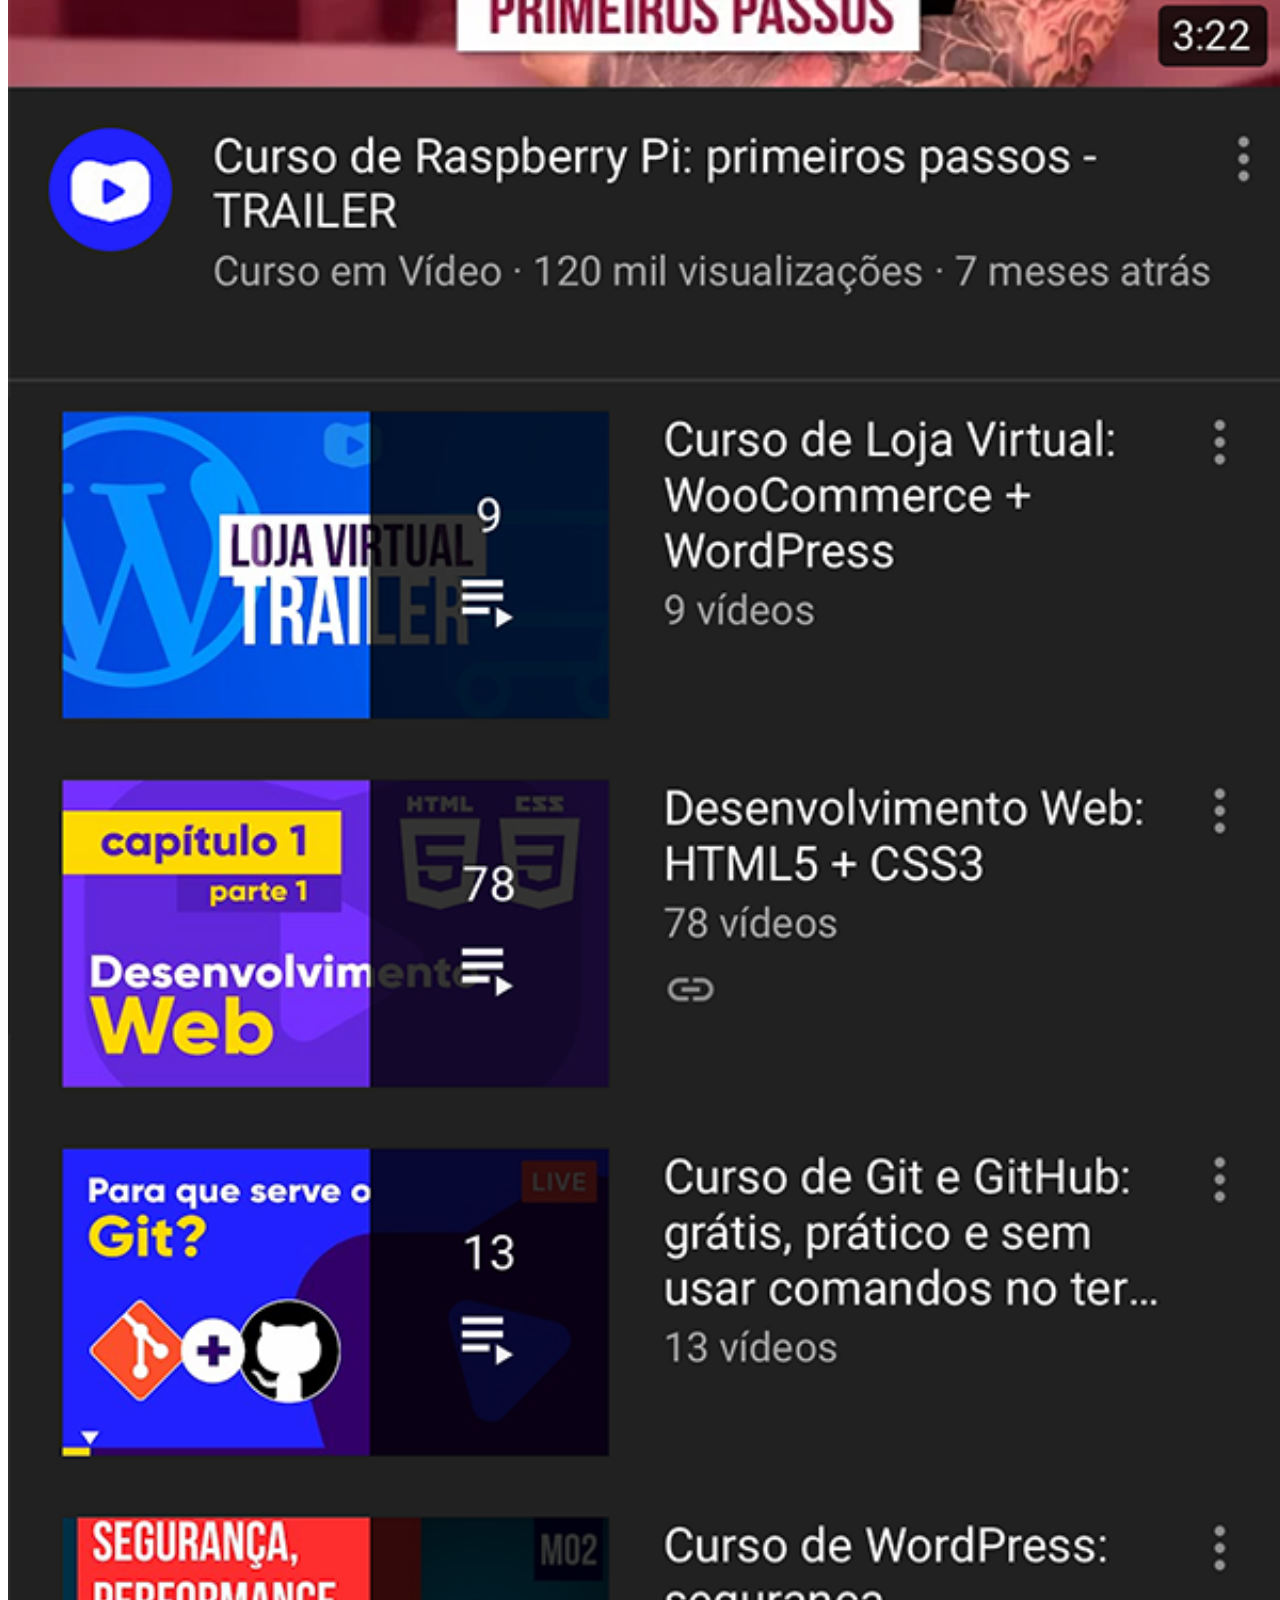
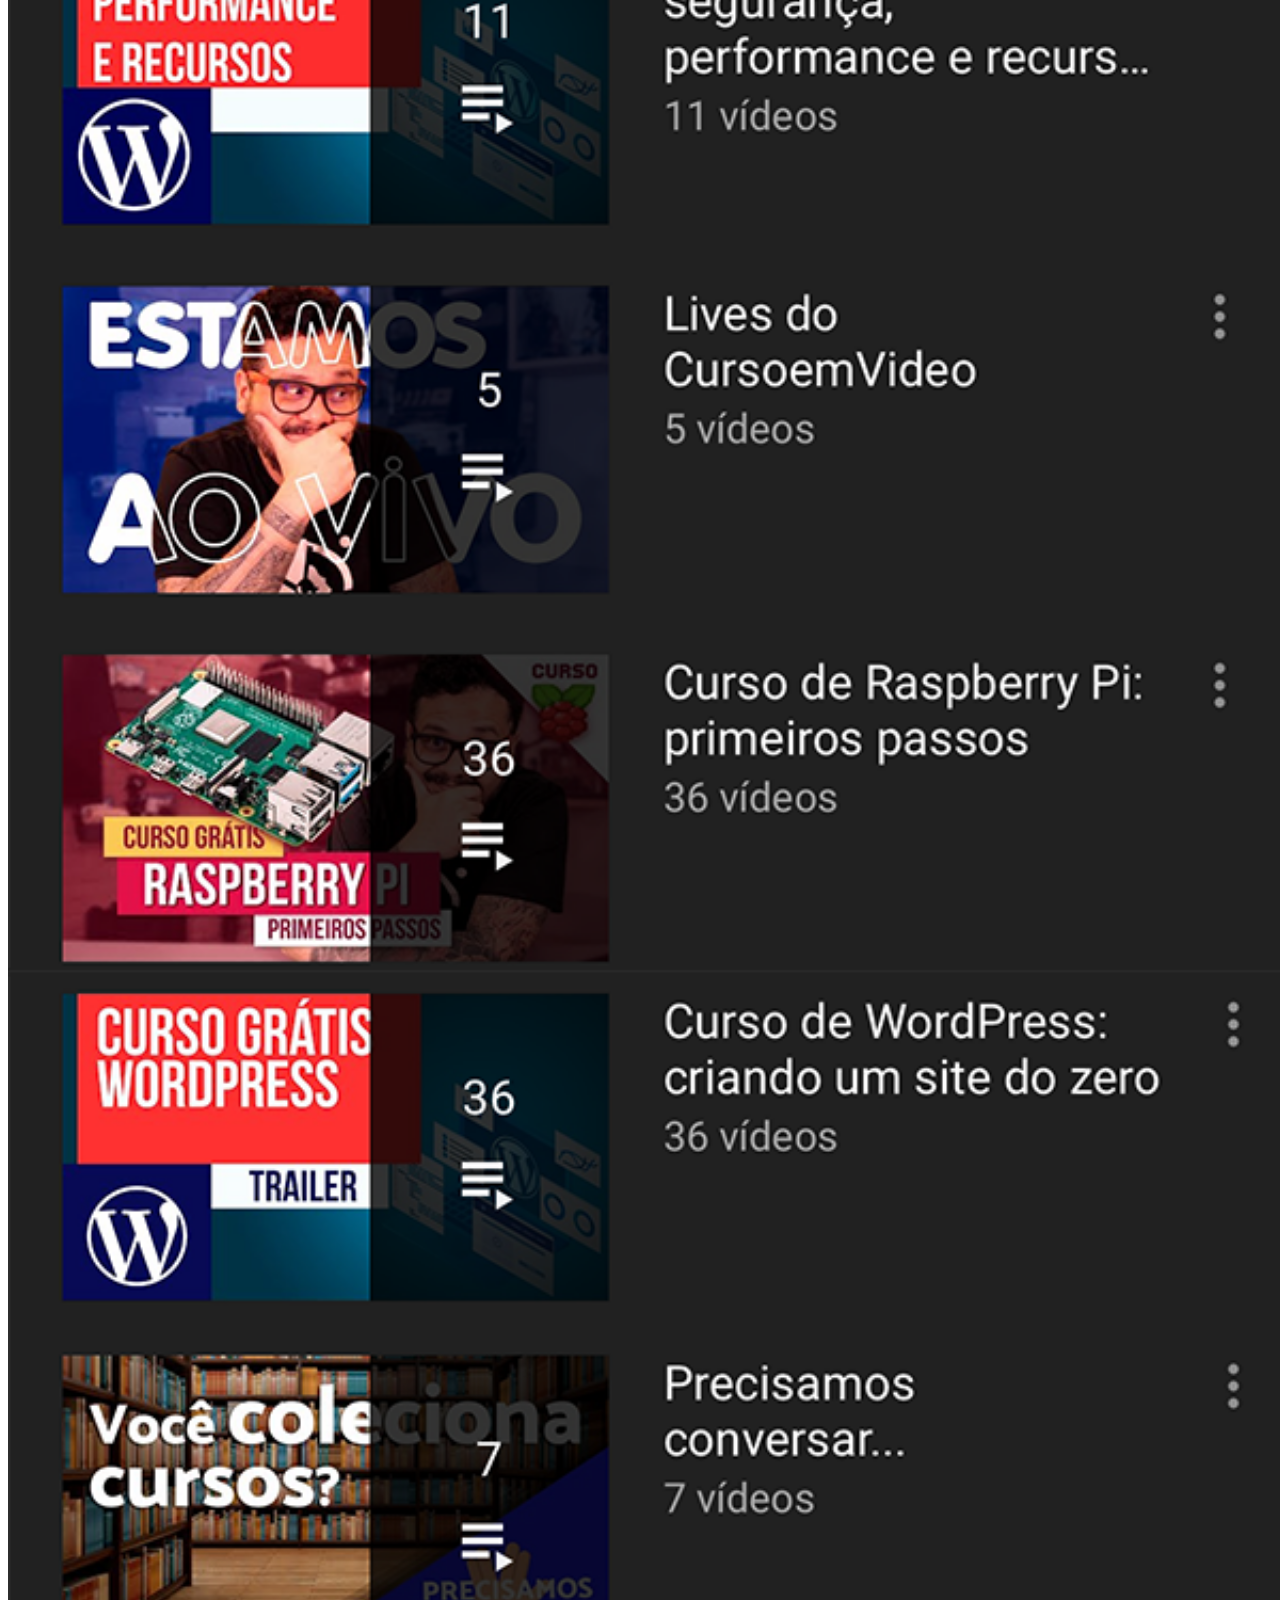
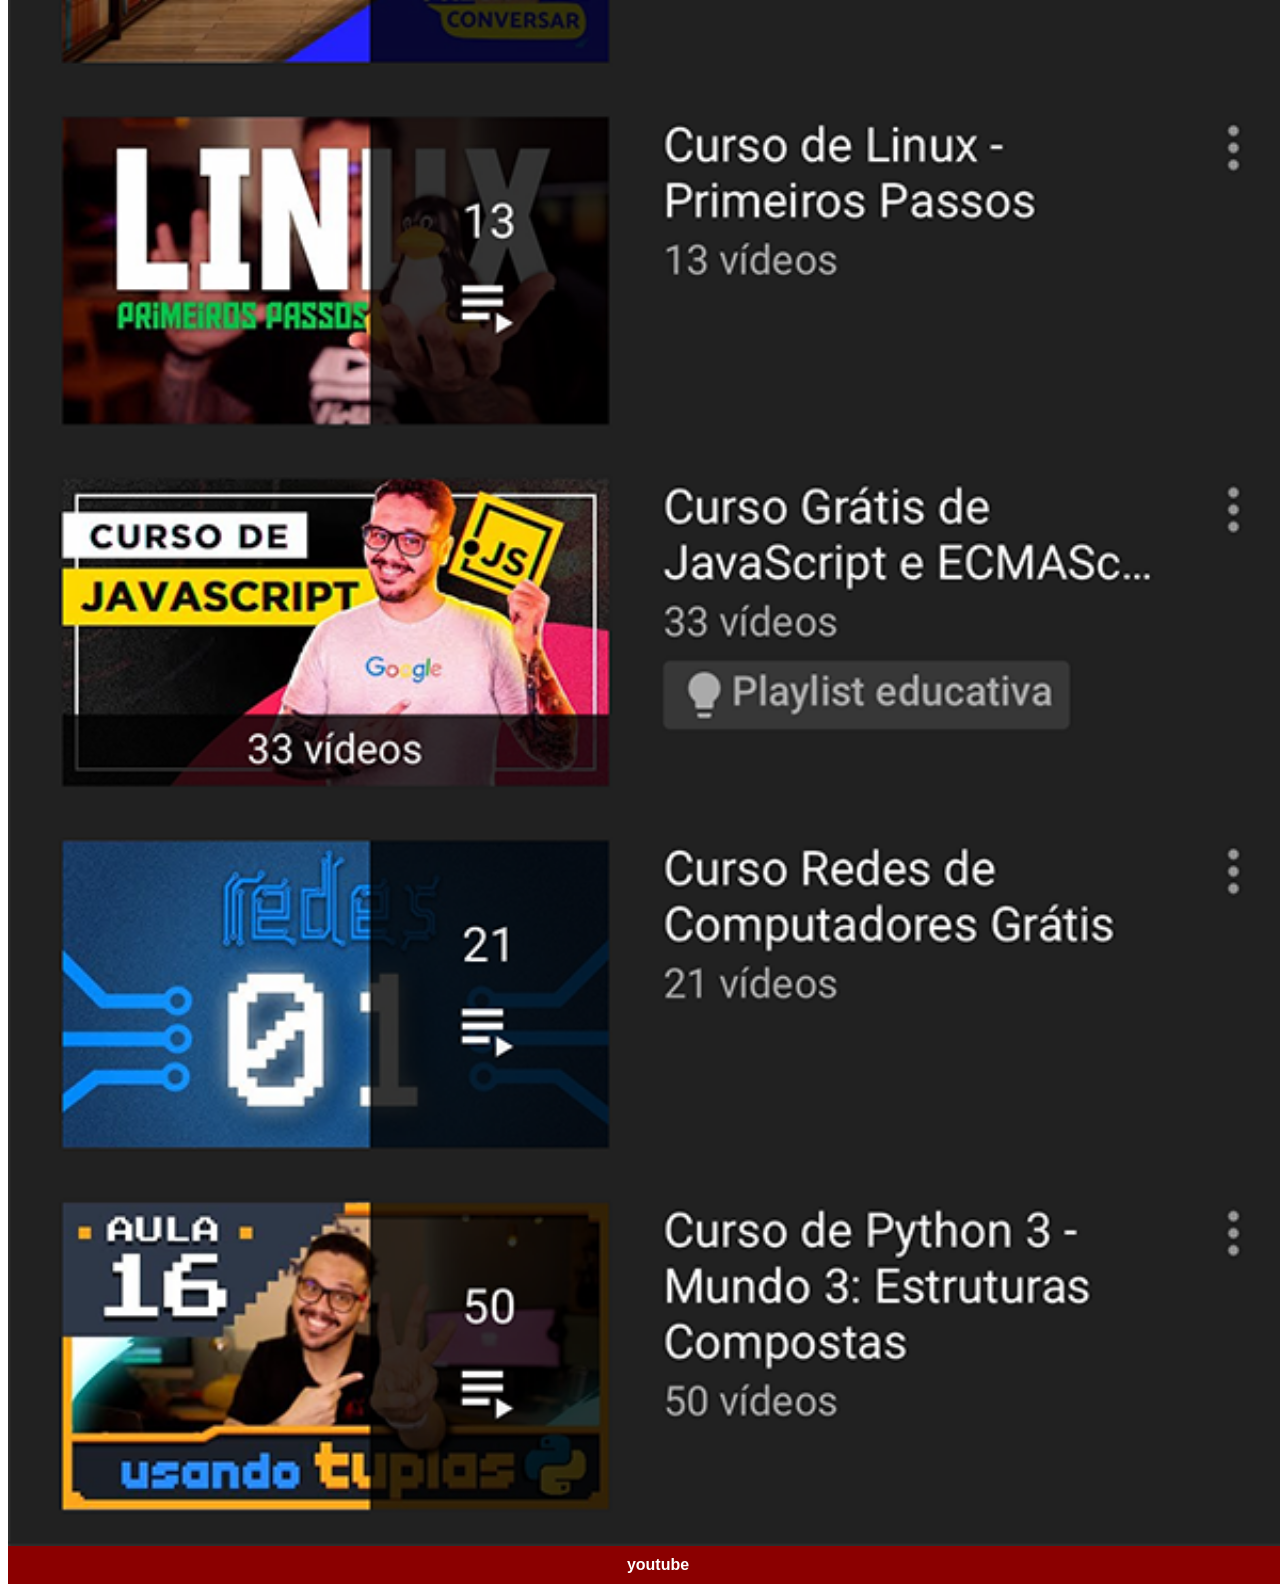
<file: youtube.html>
<!DOCTYPE html>
<html lang="pt-br">
<head>
    <meta charset="UTF-8">
    <meta name="viewport" content="width=device-width, initial-scale=1.0">
    <title>Instagram</title>
    <link rel="stylesheet" href="style1.css">
</head>
<body>
    <img src="imagens/tela-youtube.png" alt="tela-youtube">
    <a href="https://www.youtube.com/cursoemvideo" target="_blank">youtube</a>
</body>
</html>
</file>
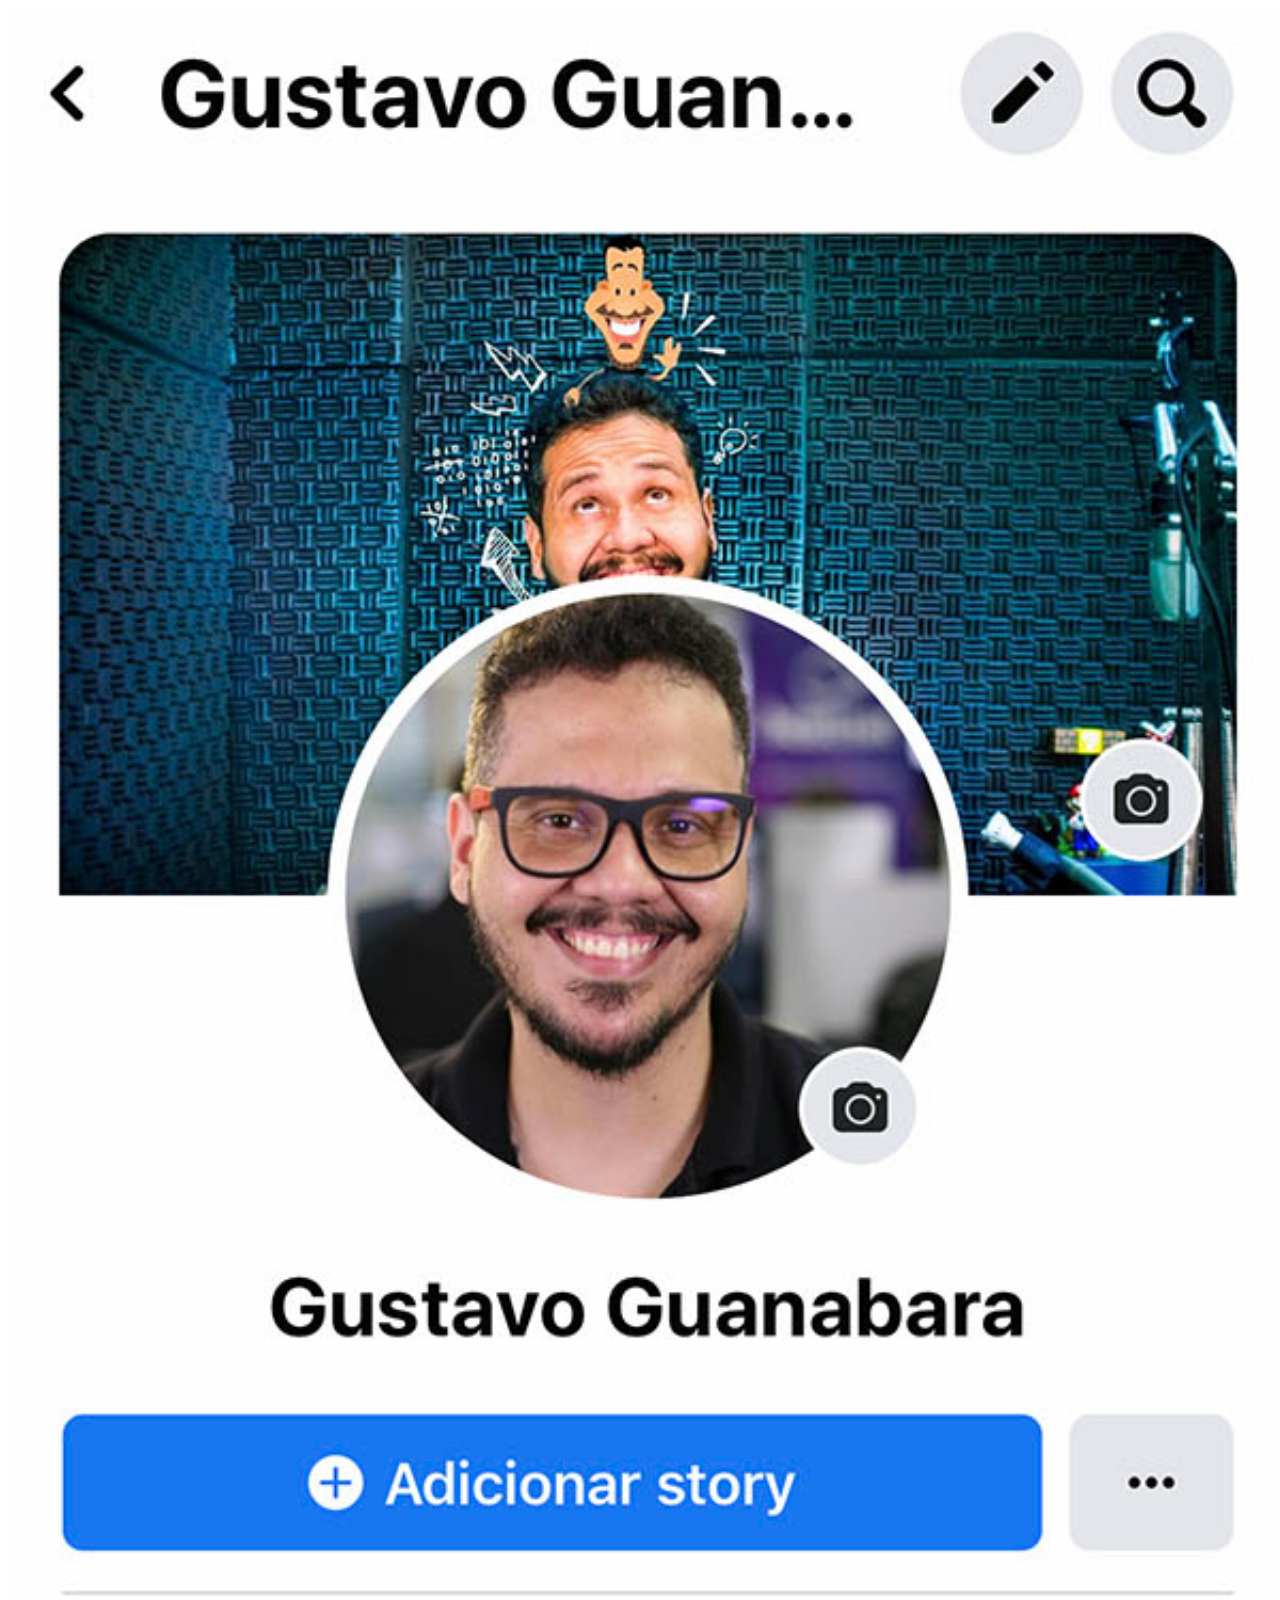
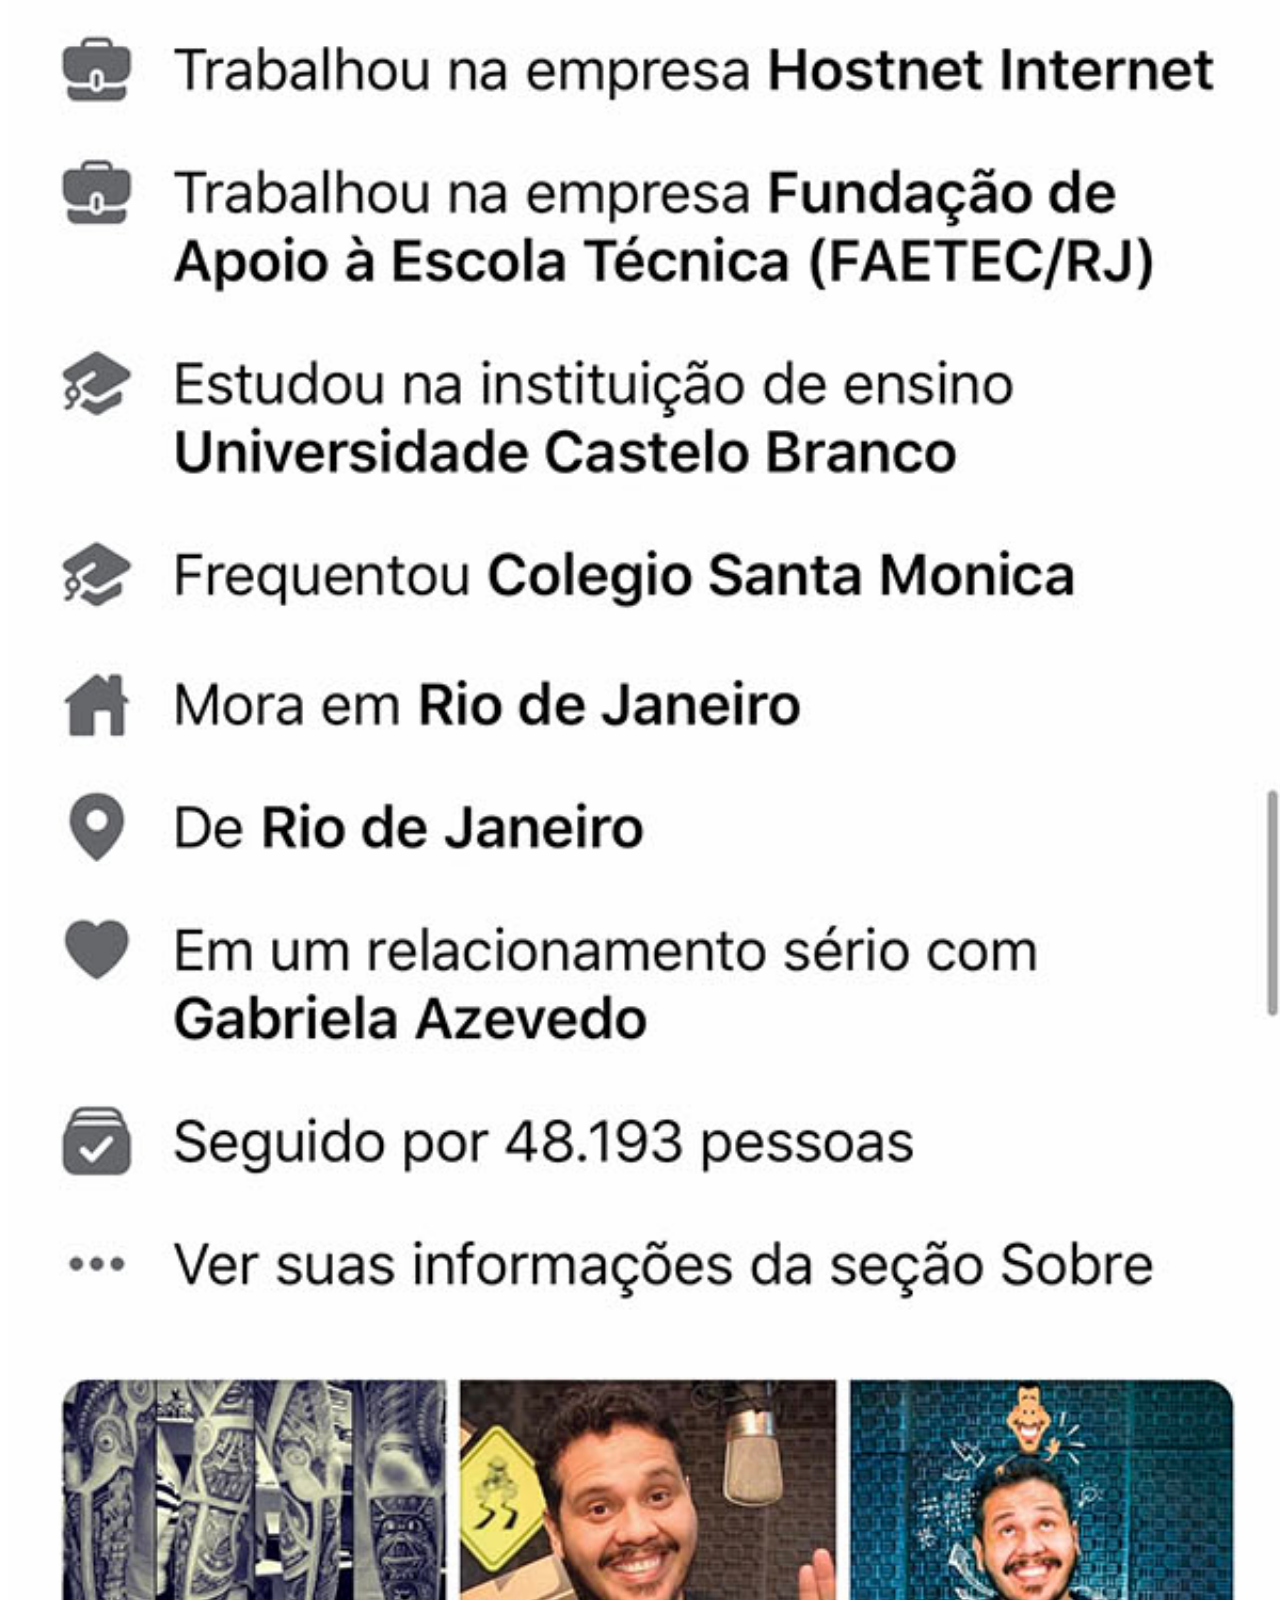
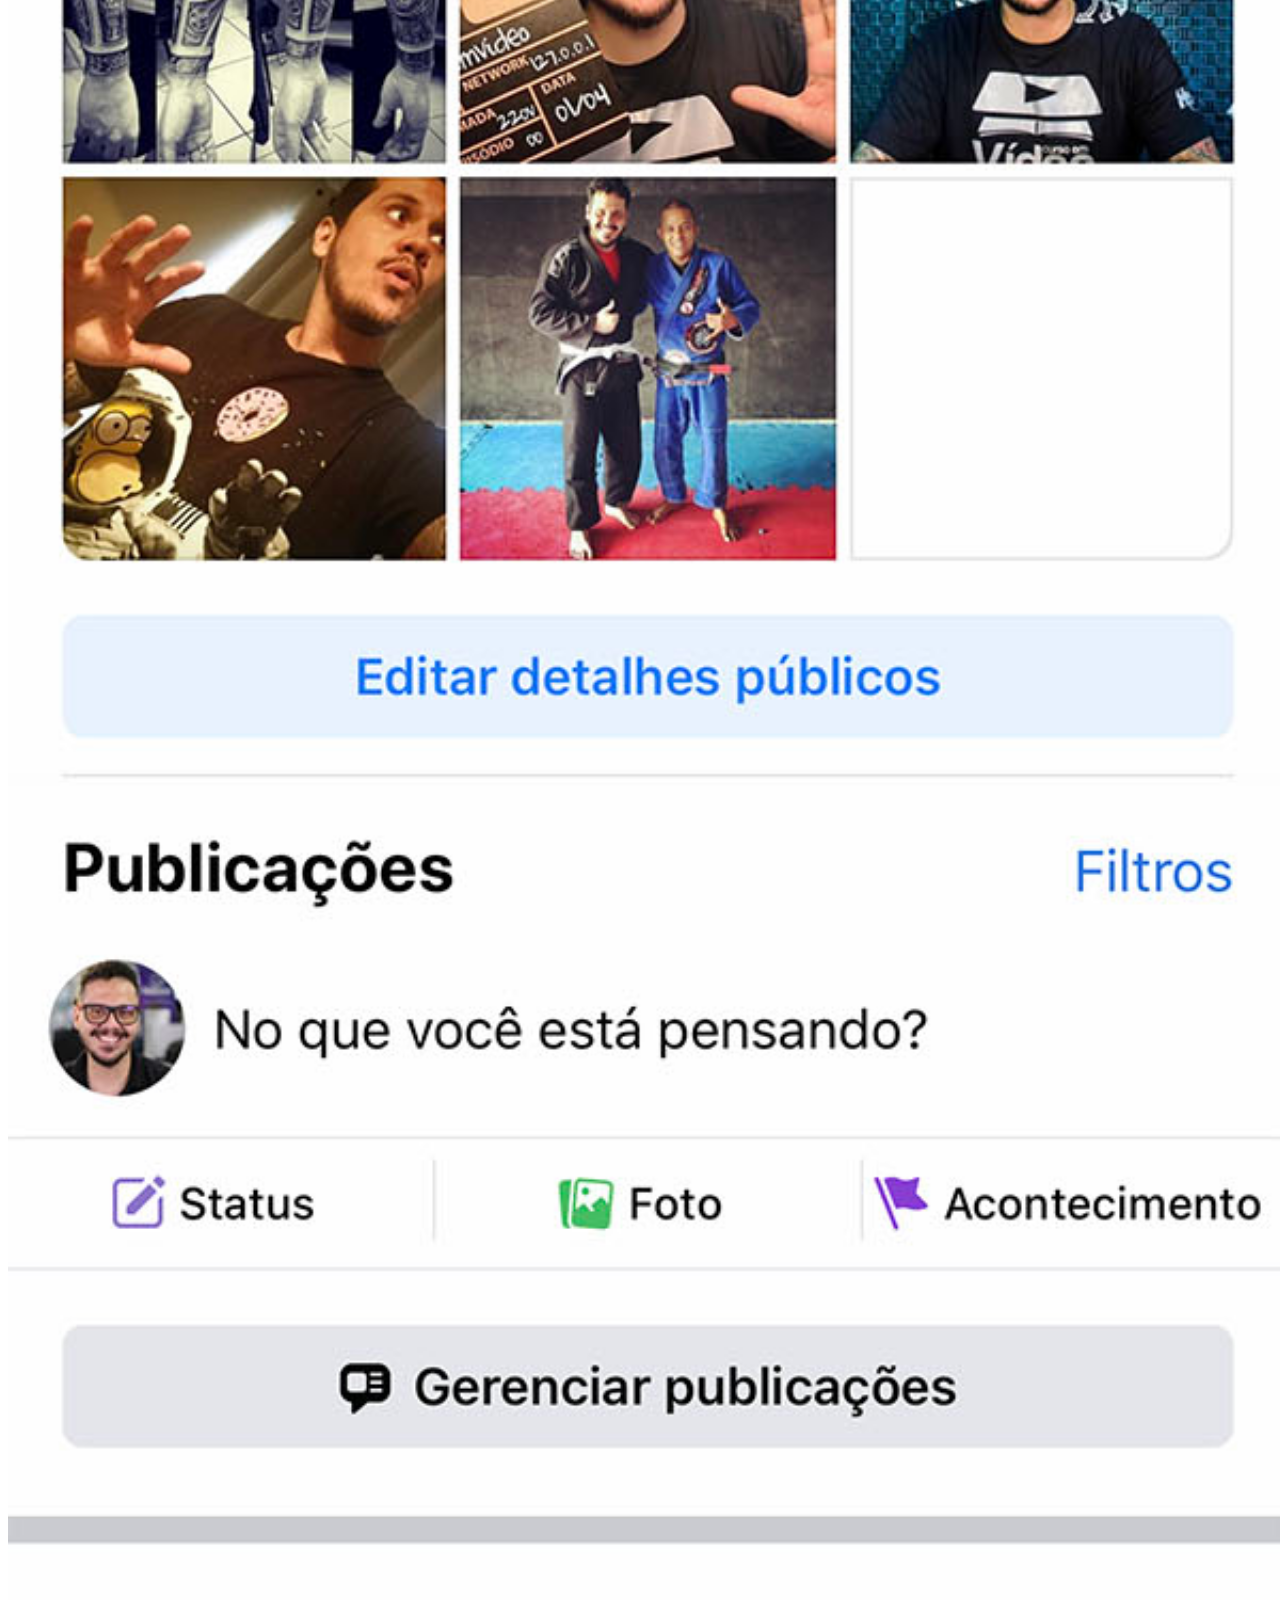
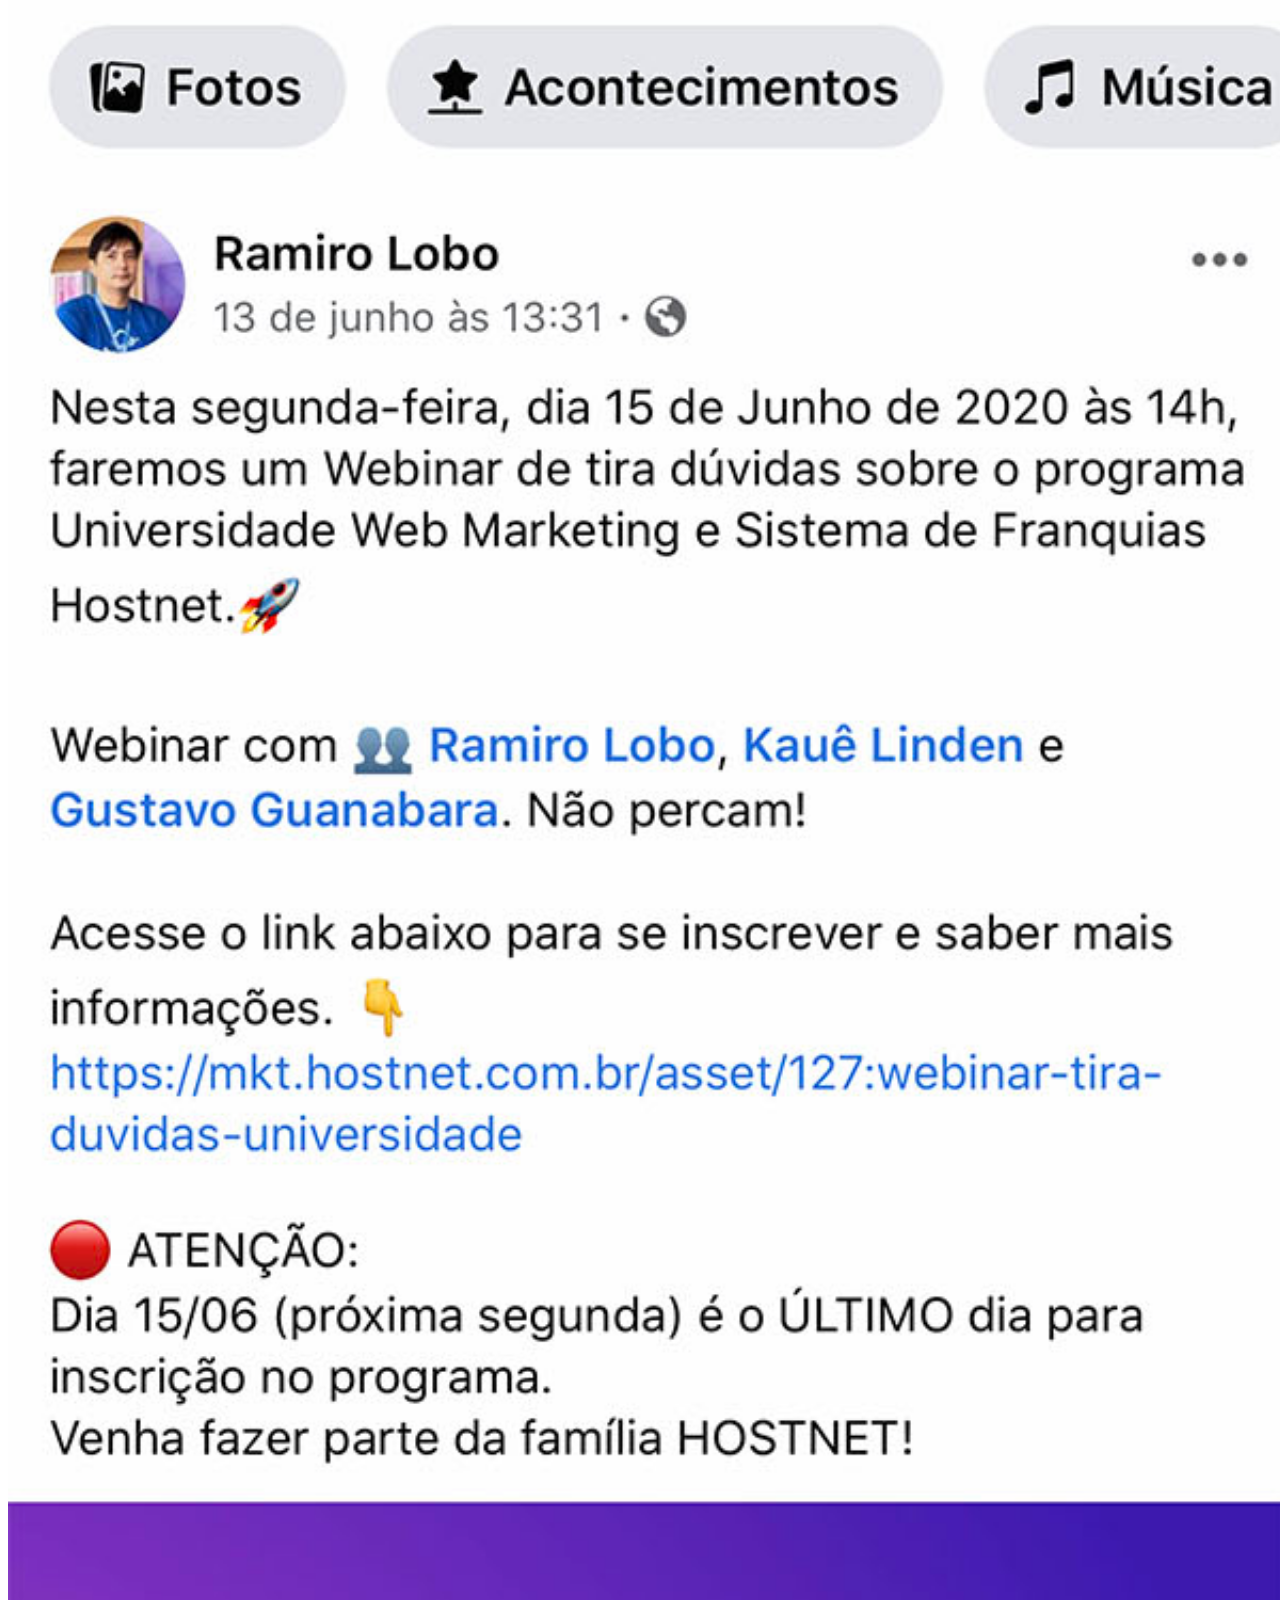
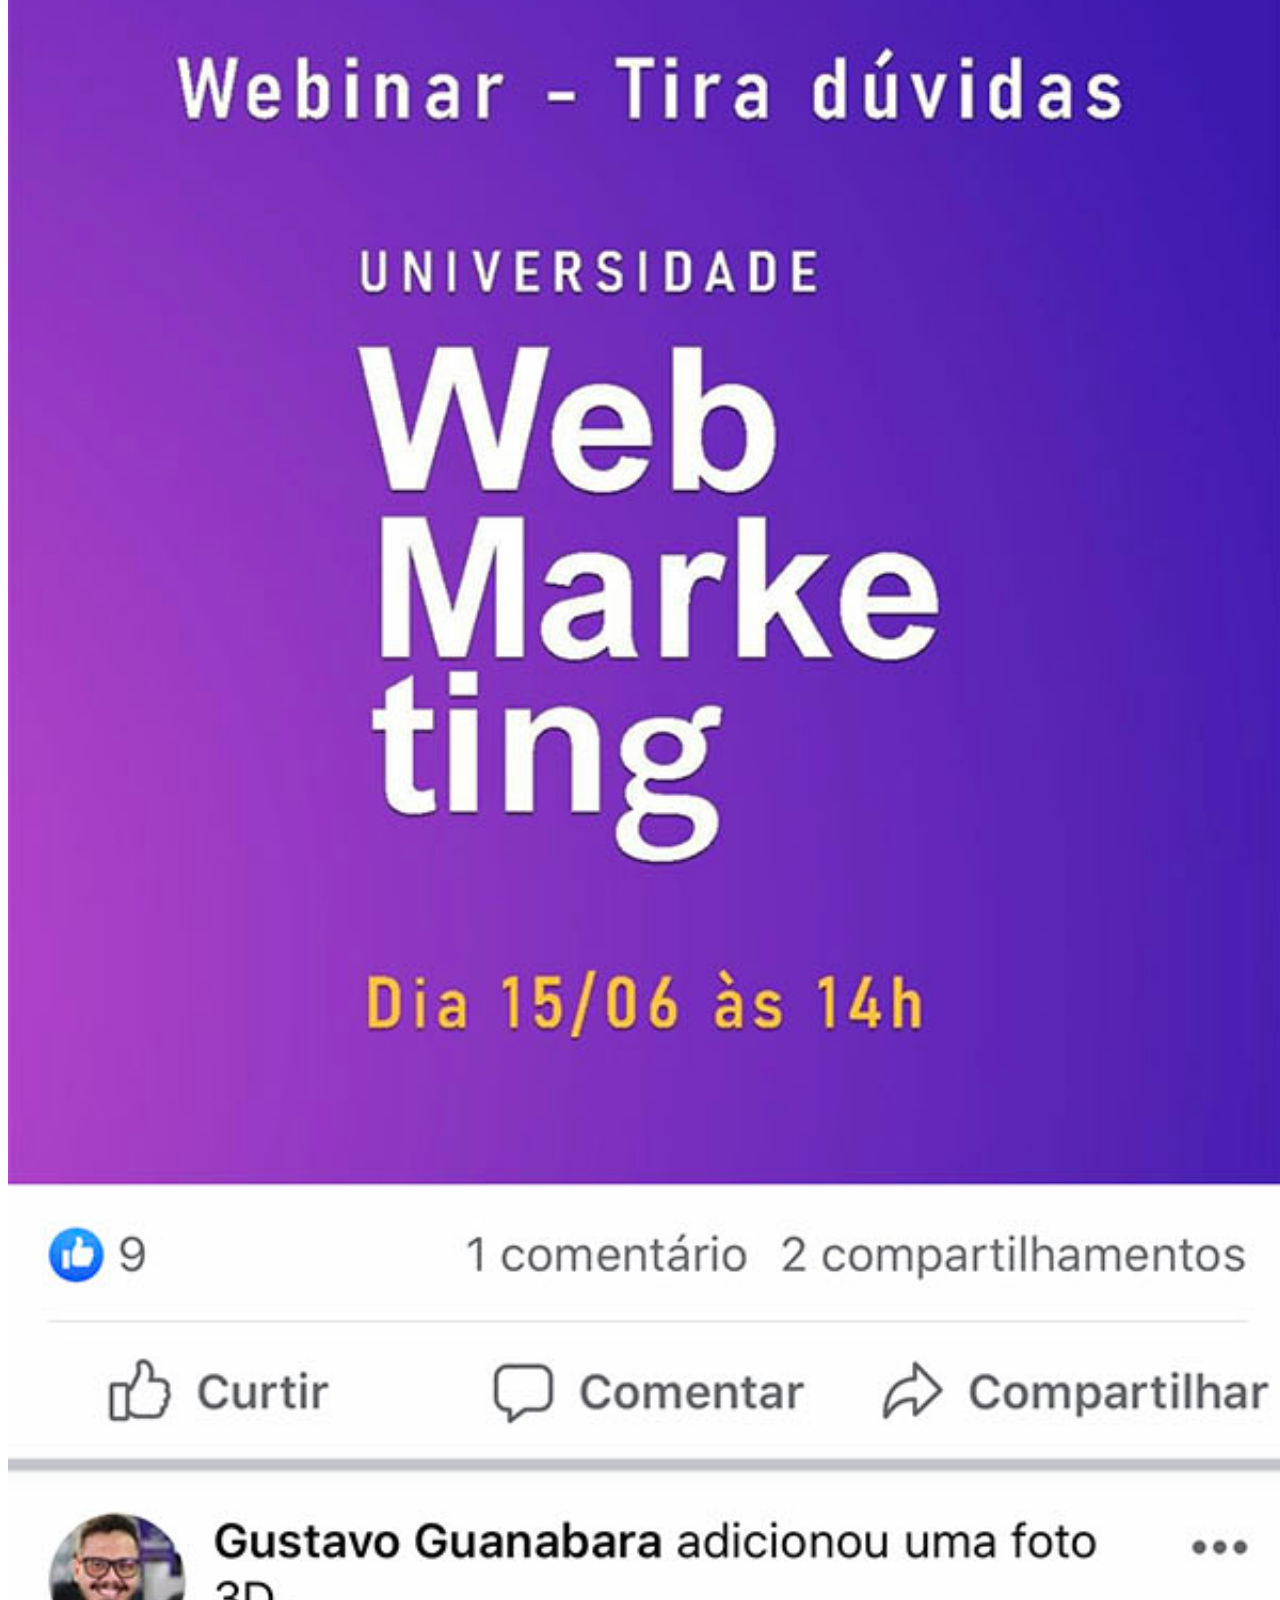
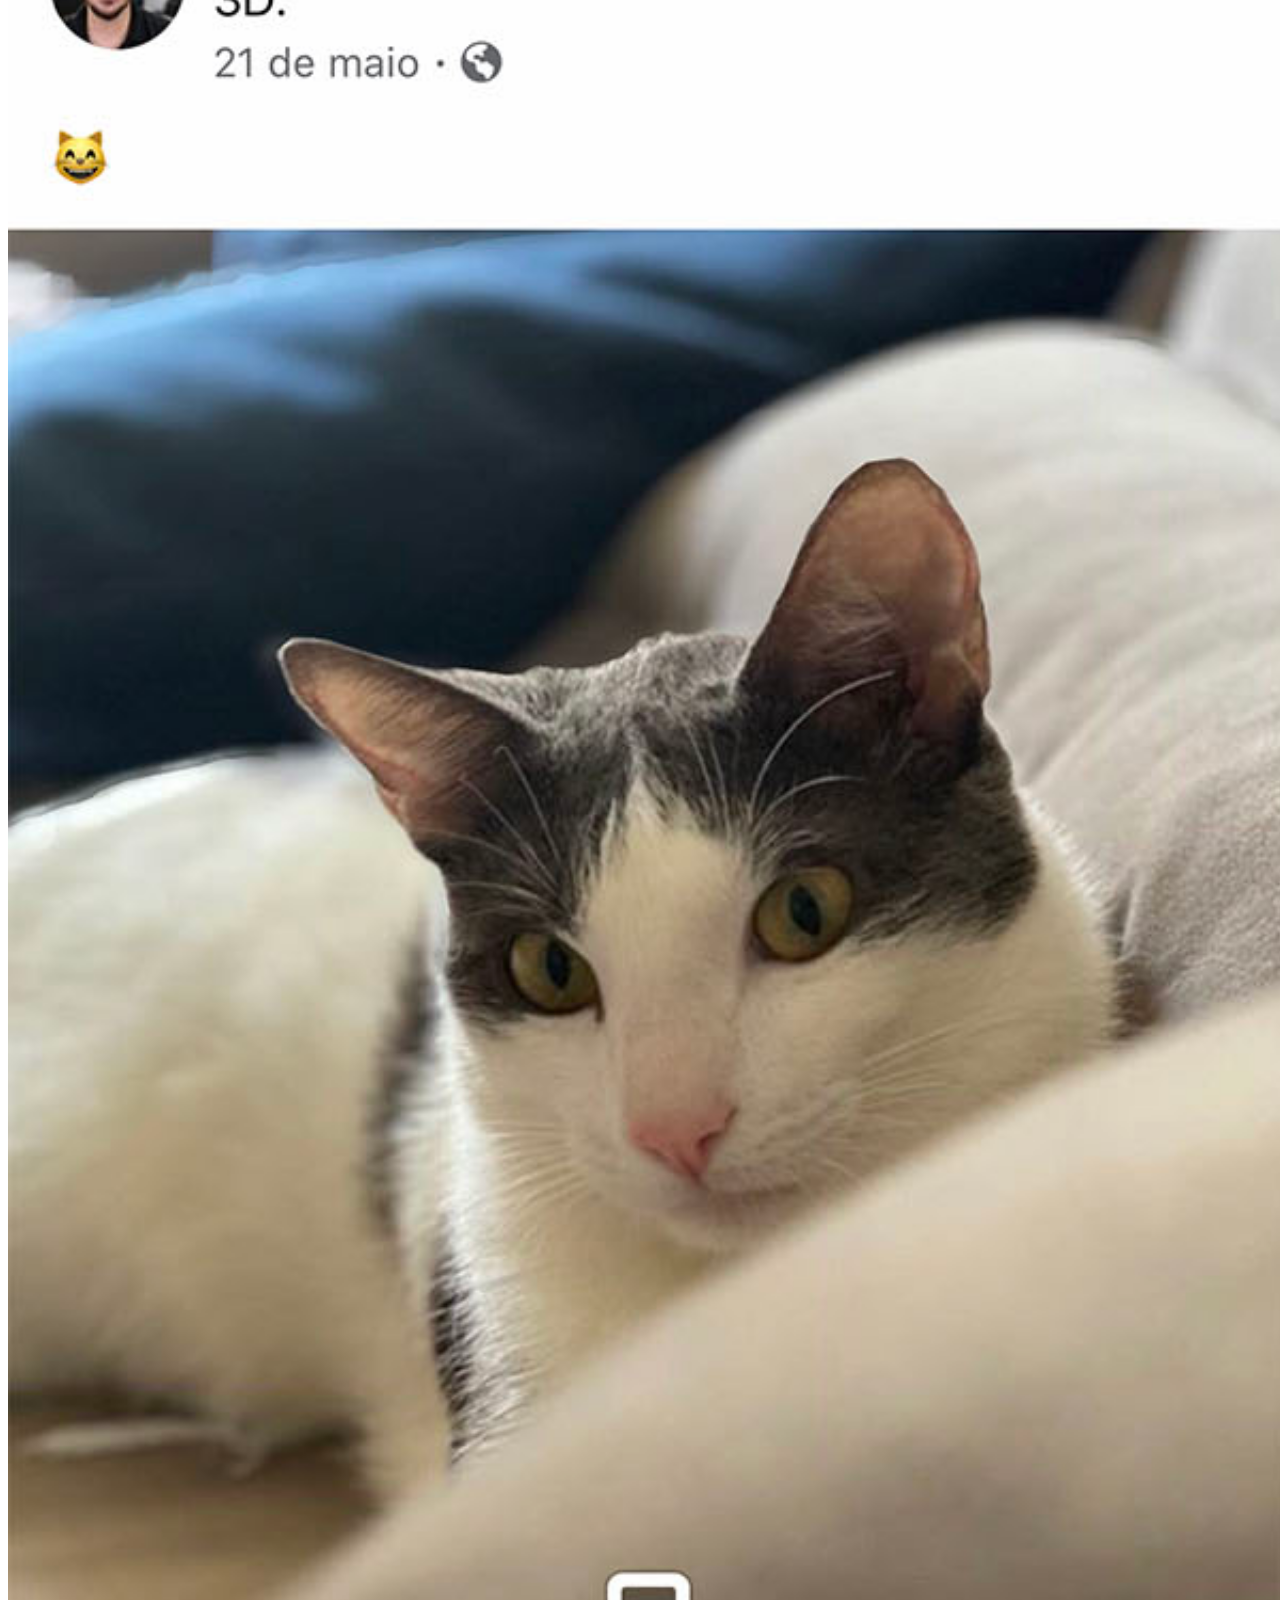
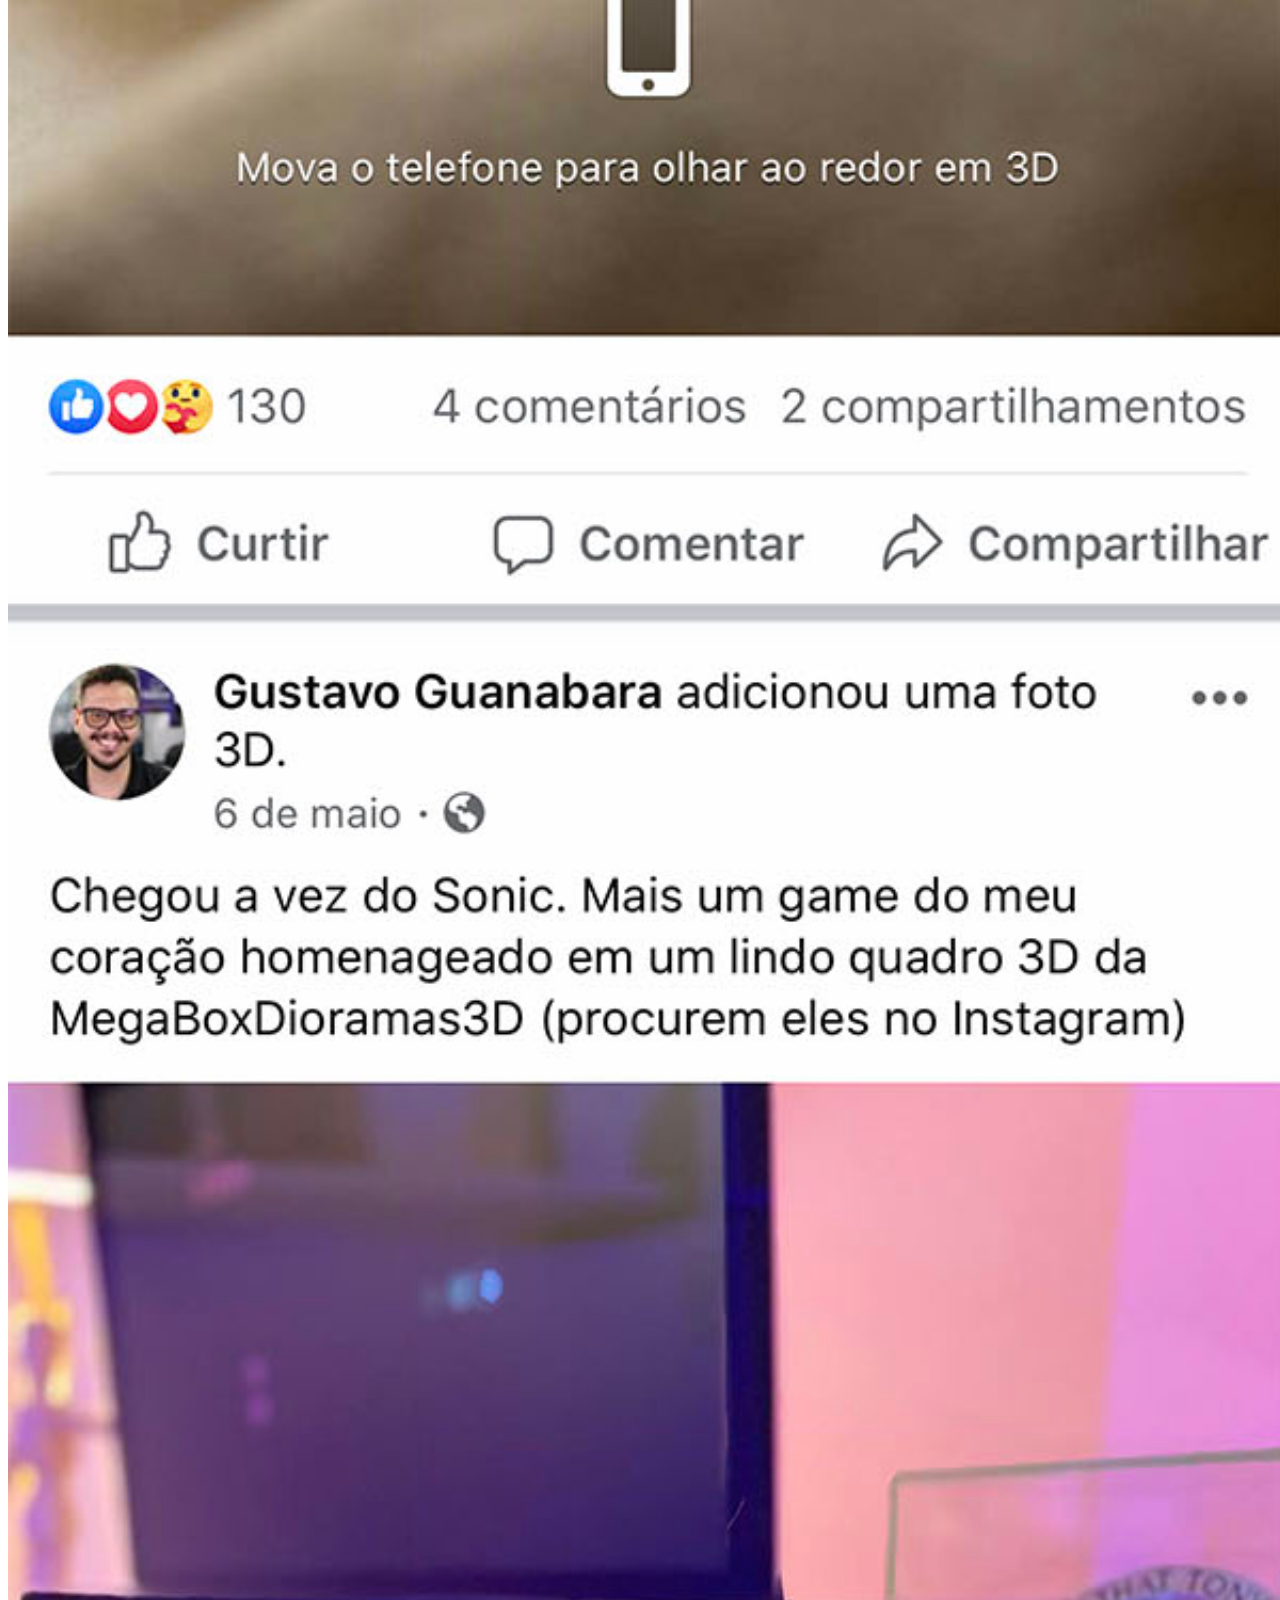
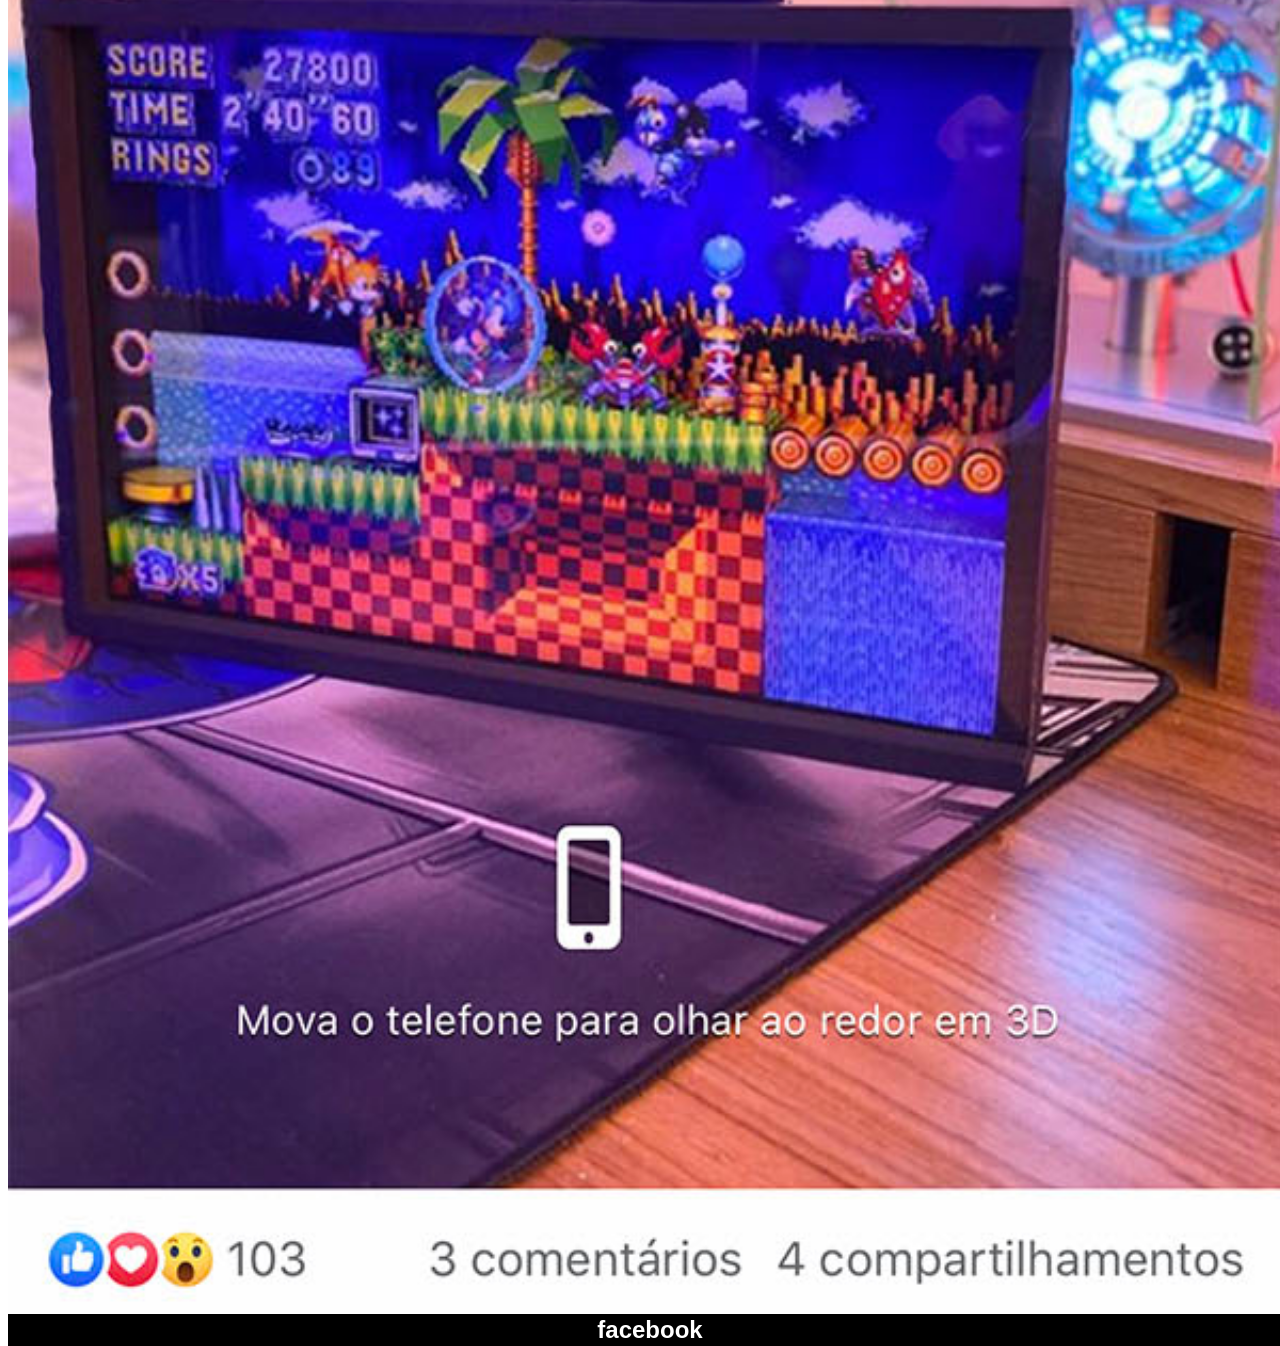
<file: projeto/facebook.html>
<!DOCTYPE html>
<html lang="pt-br">
<head>
    <meta charset="UTF-8">
    <meta name="viewport" content="width=device-width, initial-scale=1.0">
    <title>Instagram</title>
    <link rel="stylesheet" href="/css/style1.css">
</head>
<body>
    <img src="../imagens/tela-facebook.jpg" alt="tela-facebook">
    <a href="https://www.facebook.com/gustavoguanabara" target="_blank">facebook</a>
</body>
</html>
</file>
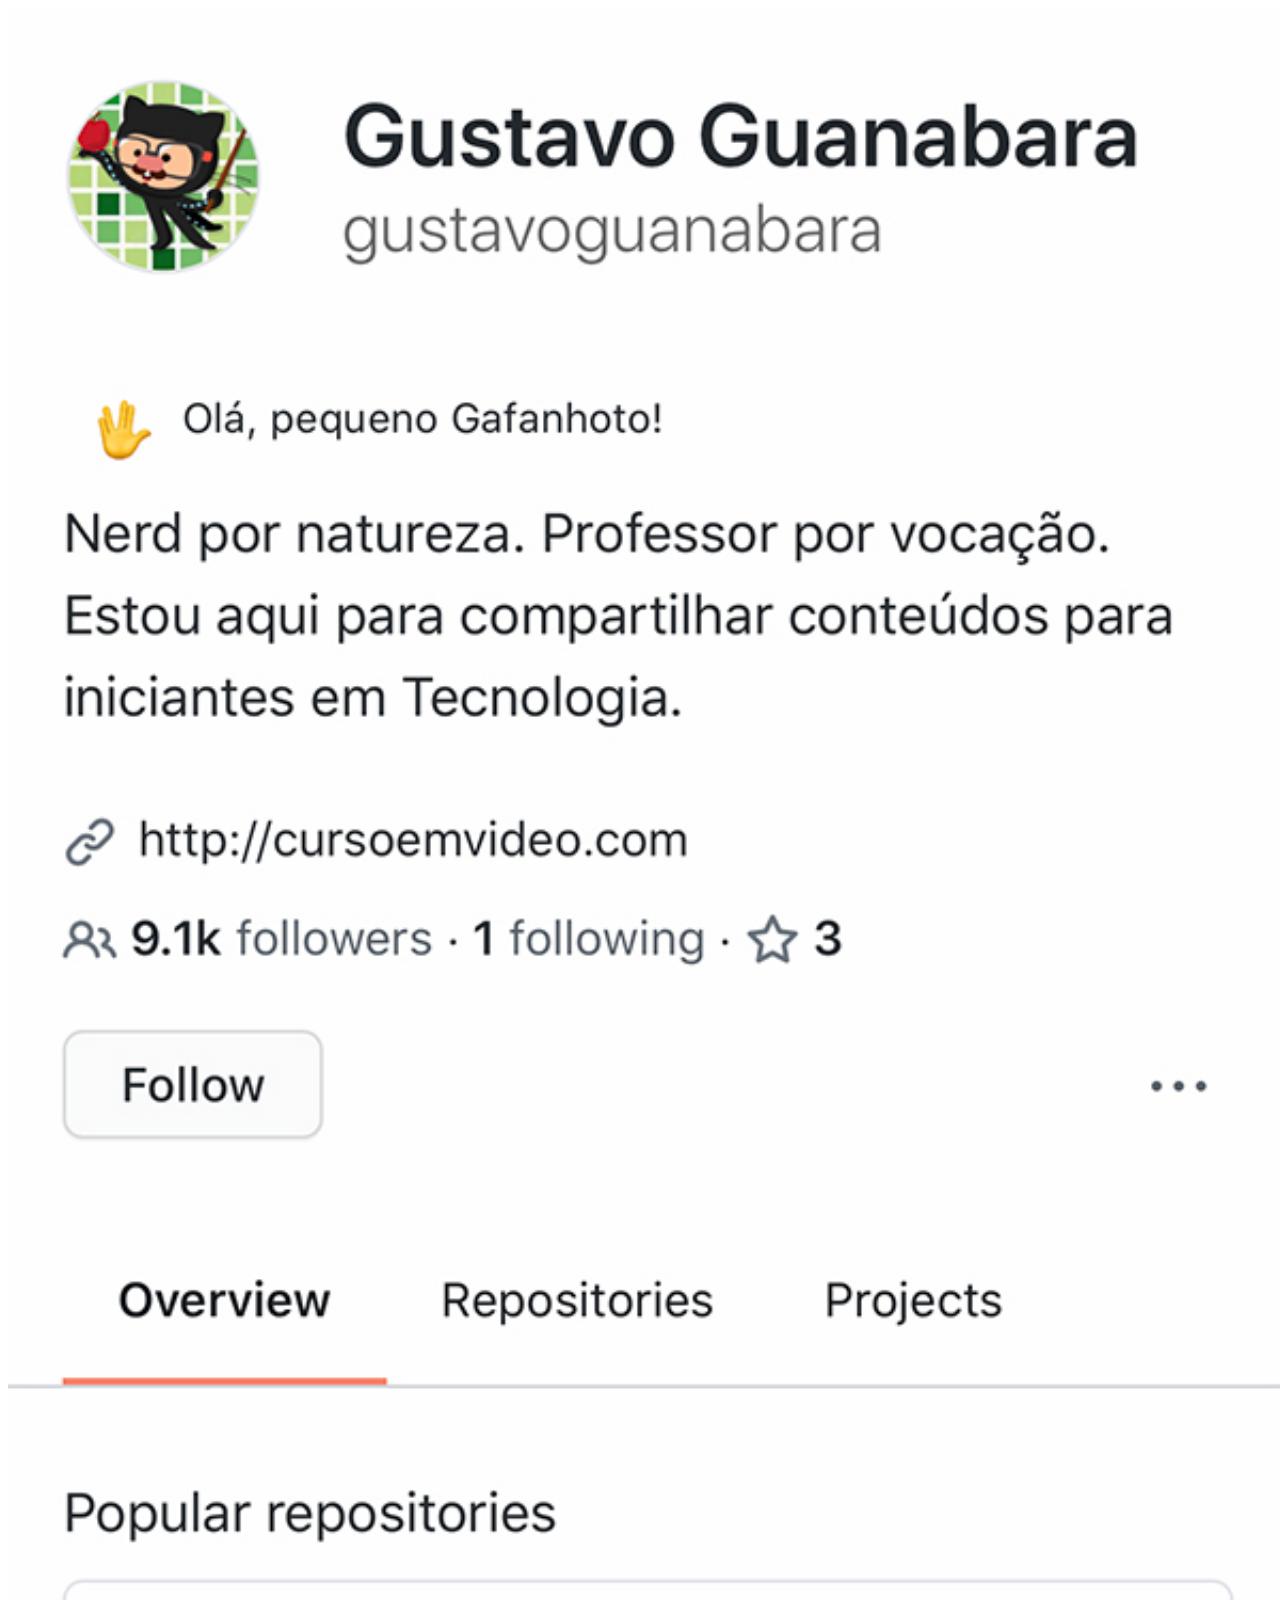
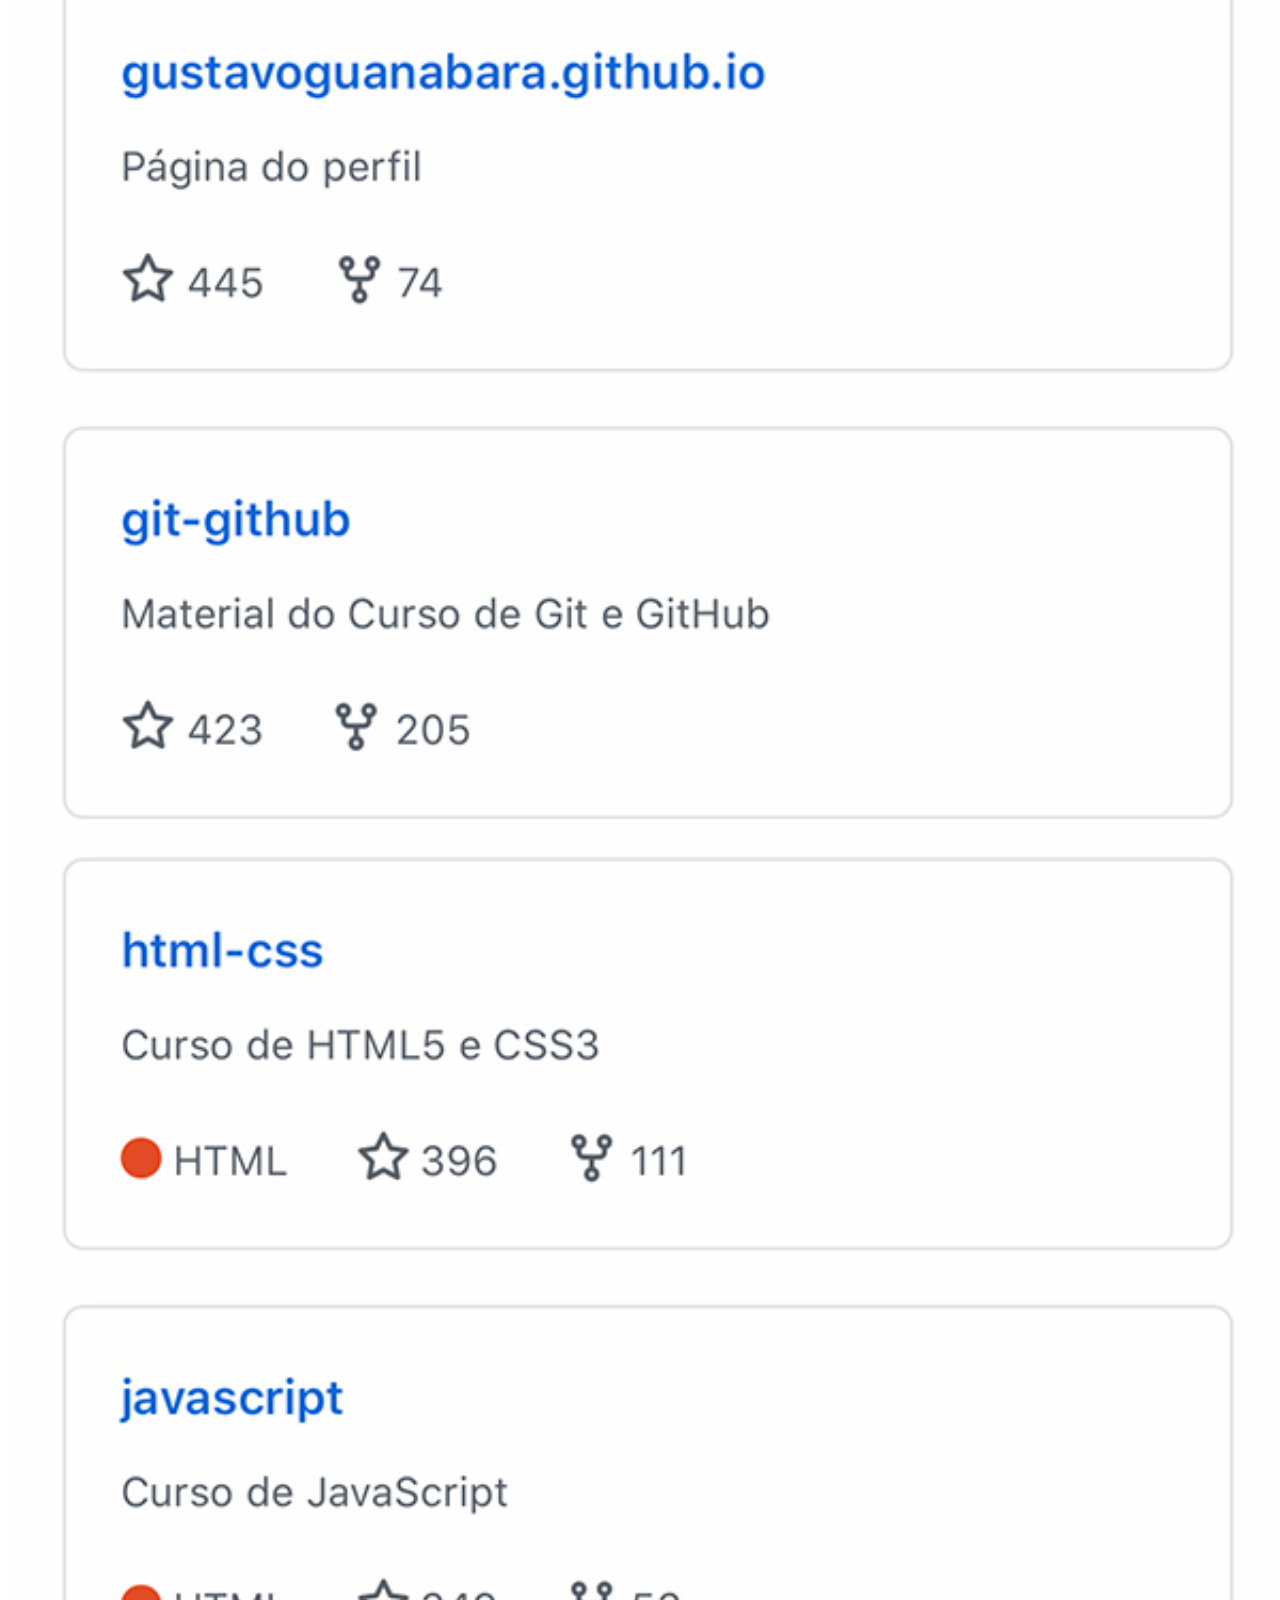
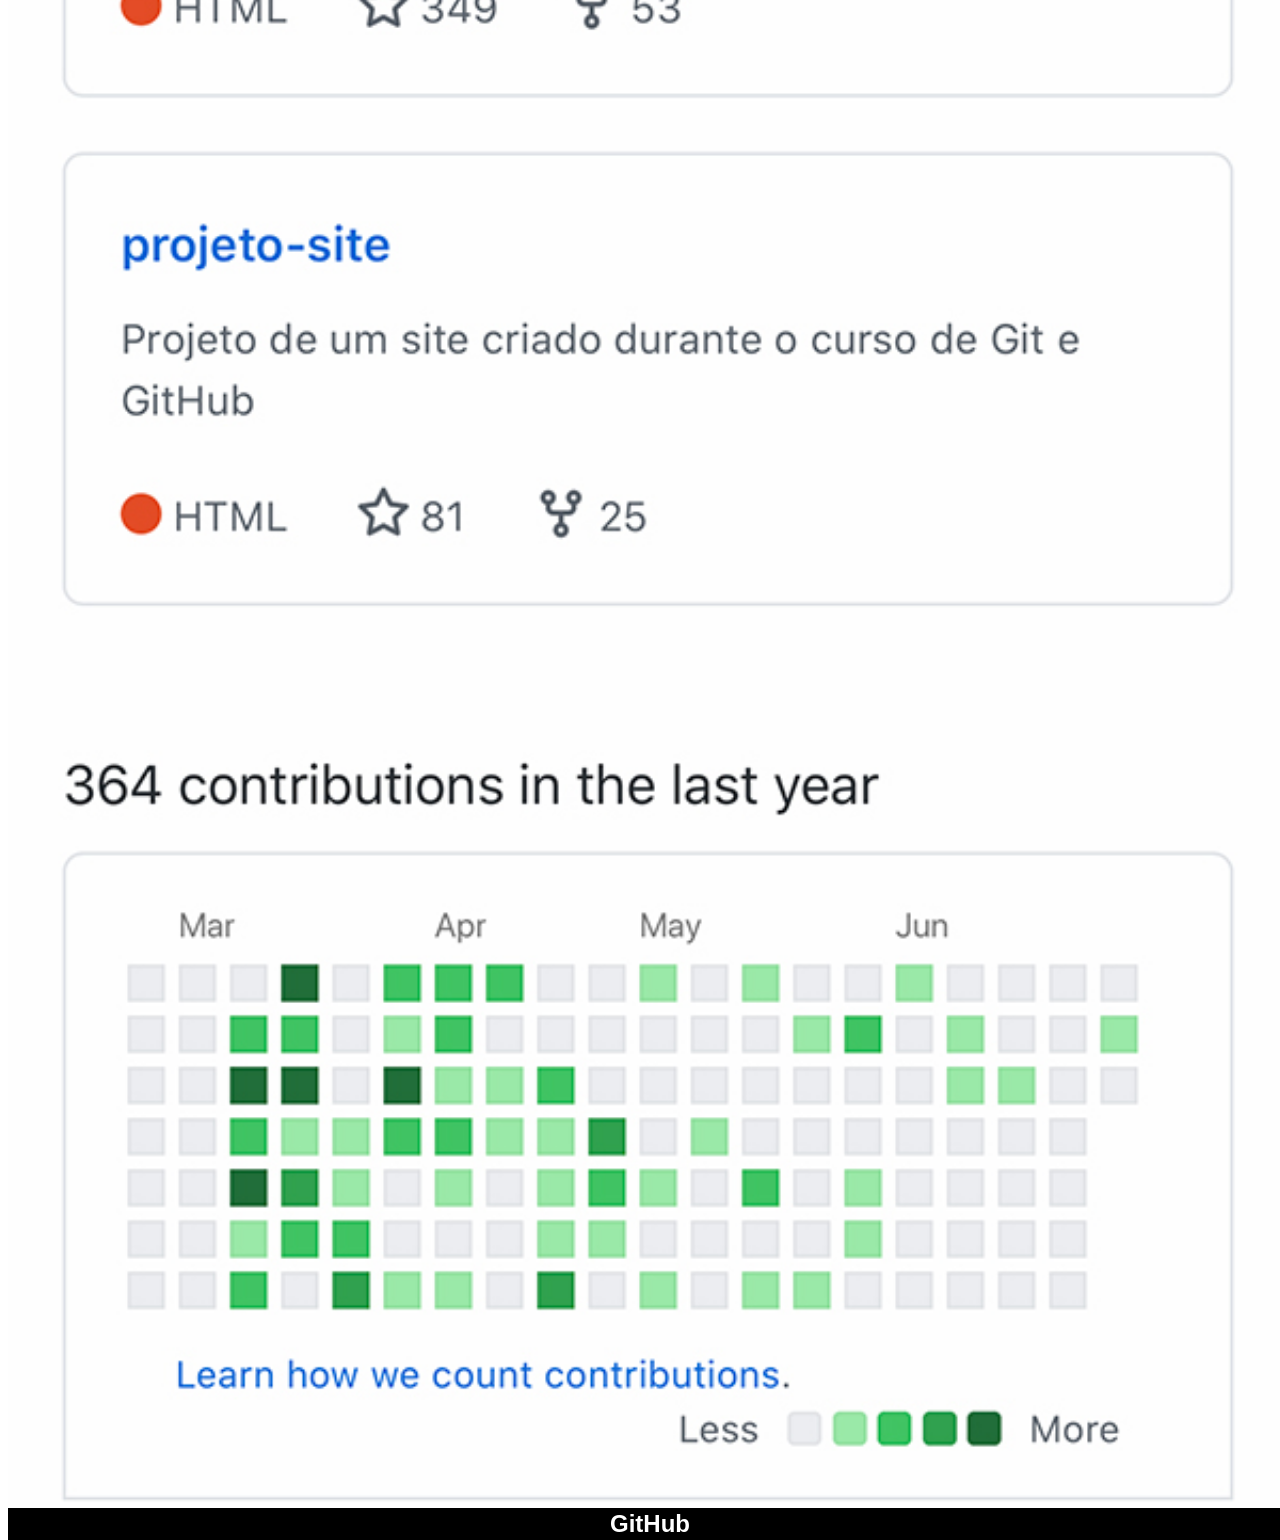
<file: projeto/github.html>
<!DOCTYPE html>
<html lang="pt-br">
<head>
    <meta charset="UTF-8">
    <meta name="viewport" content="width=device-width, initial-scale=1.0">
    <title>Instagram</title>
    <link rel="stylesheet" href="../css/style1.css">
</head>
<body>
    <img src="../imagens/tela-github.jpg" alt="tela-github">
    <a href="https://github.com/gustavoguanabara" target="_blank">GitHub</a>
</body>
</html>
</file>
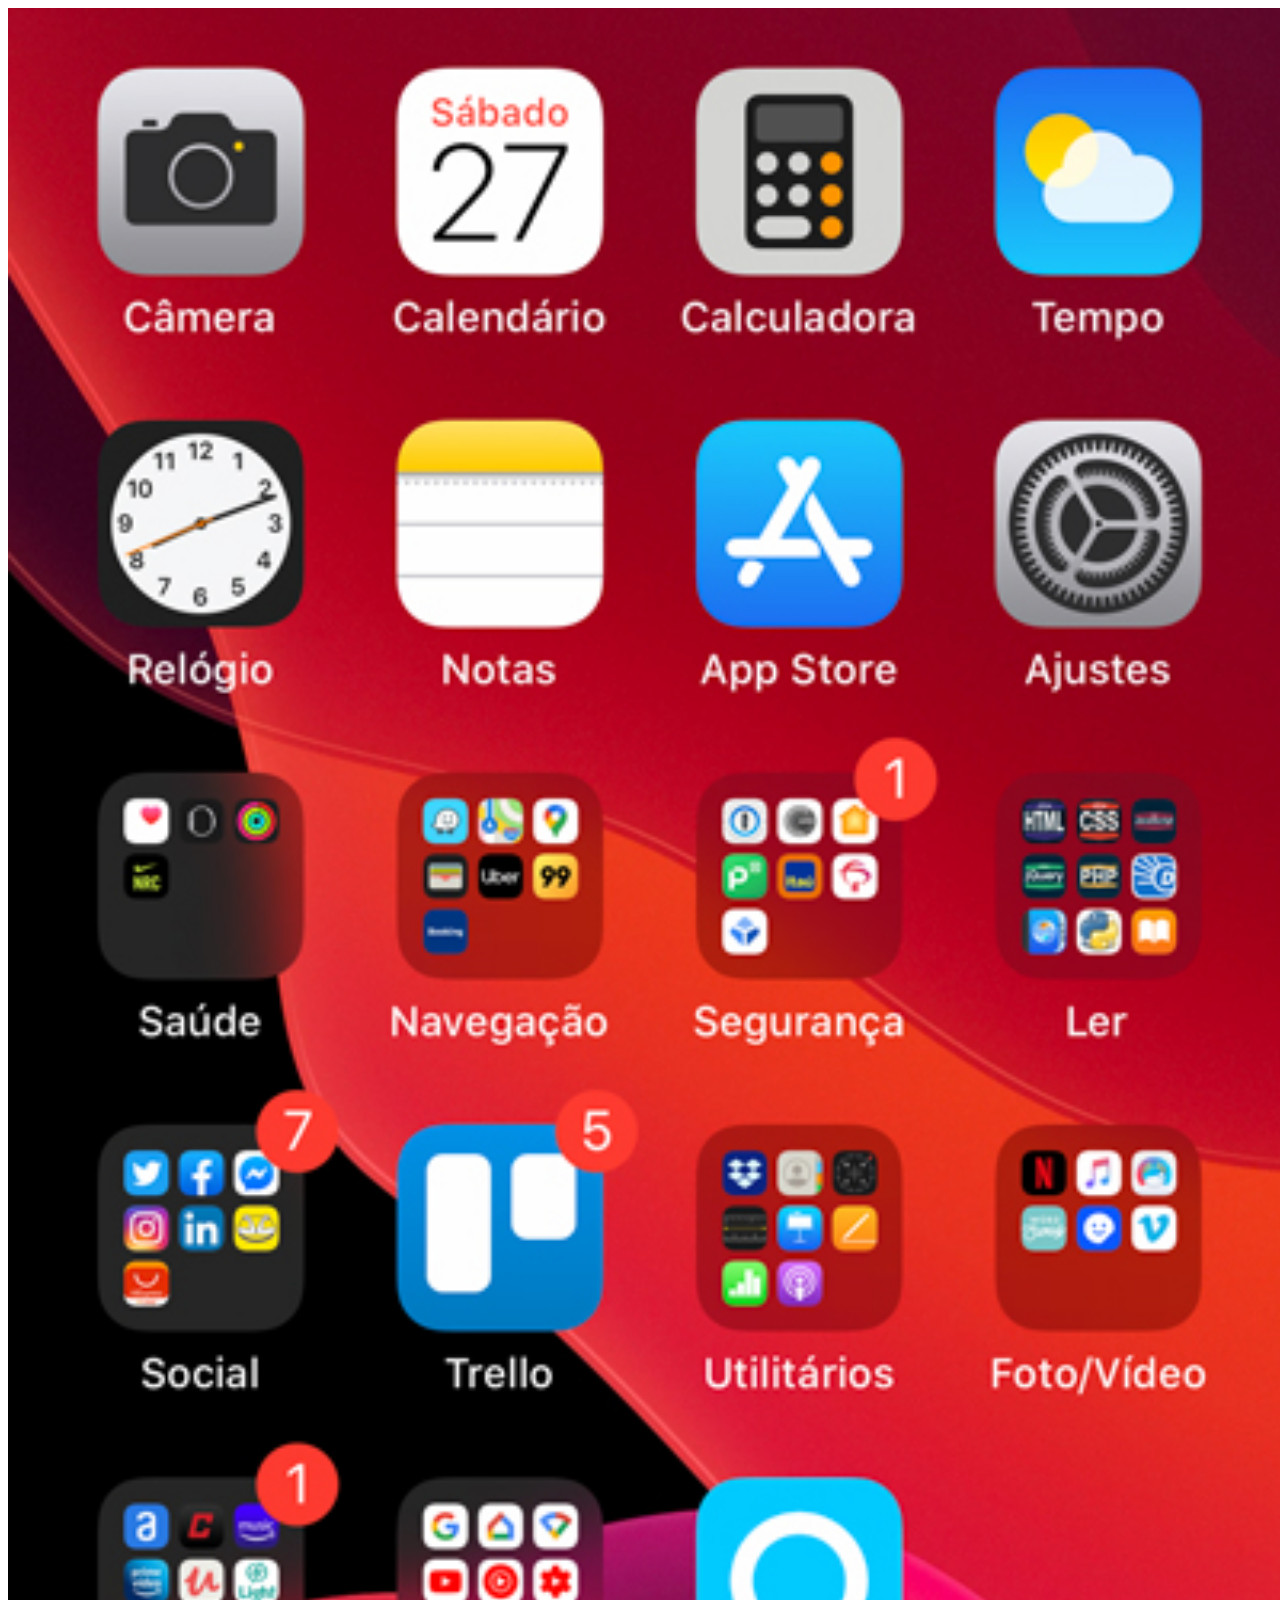
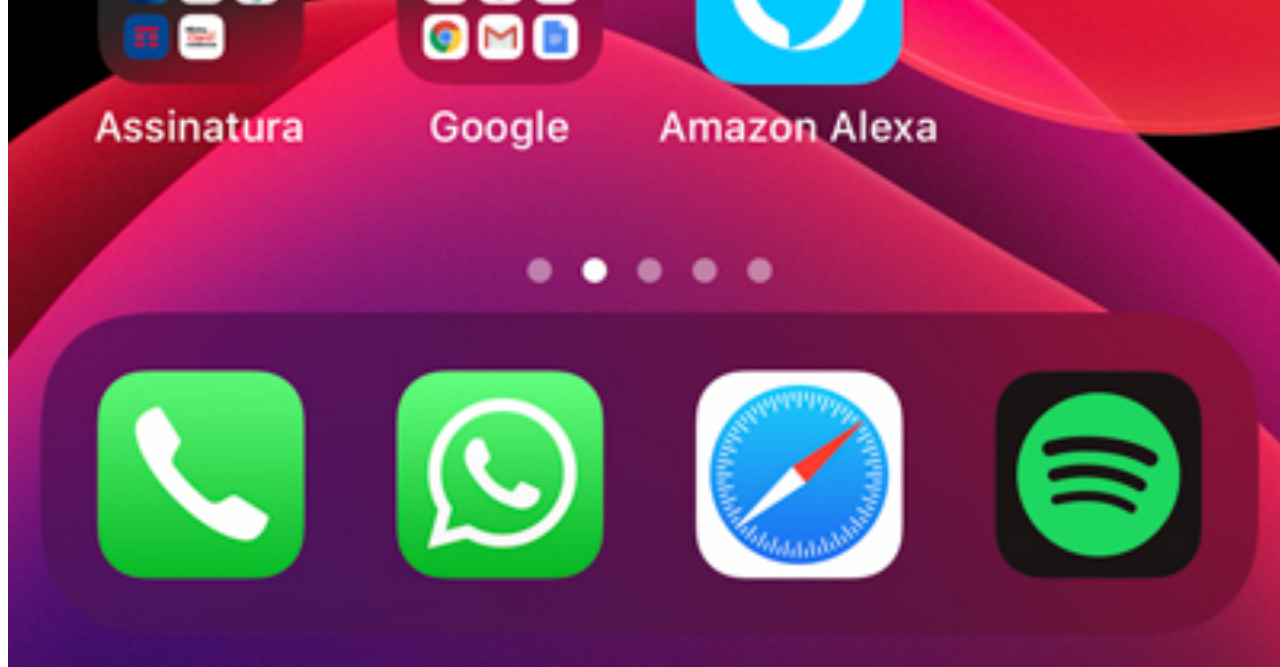
<file: projeto/home.html>
<!DOCTYPE html>
<html lang="pt-br">
<head>
    <meta charset="UTF-8">
    <meta name="viewport" content="width=device-width, initial-scale=1.0">
    <title>Instagram</title>
    <link rel="stylesheet" href="../css/style1.css">
</head>
<body>
    <img src="../imagens/tela-home.jpg" alt="tela-home">
</body>
</html>
</file>
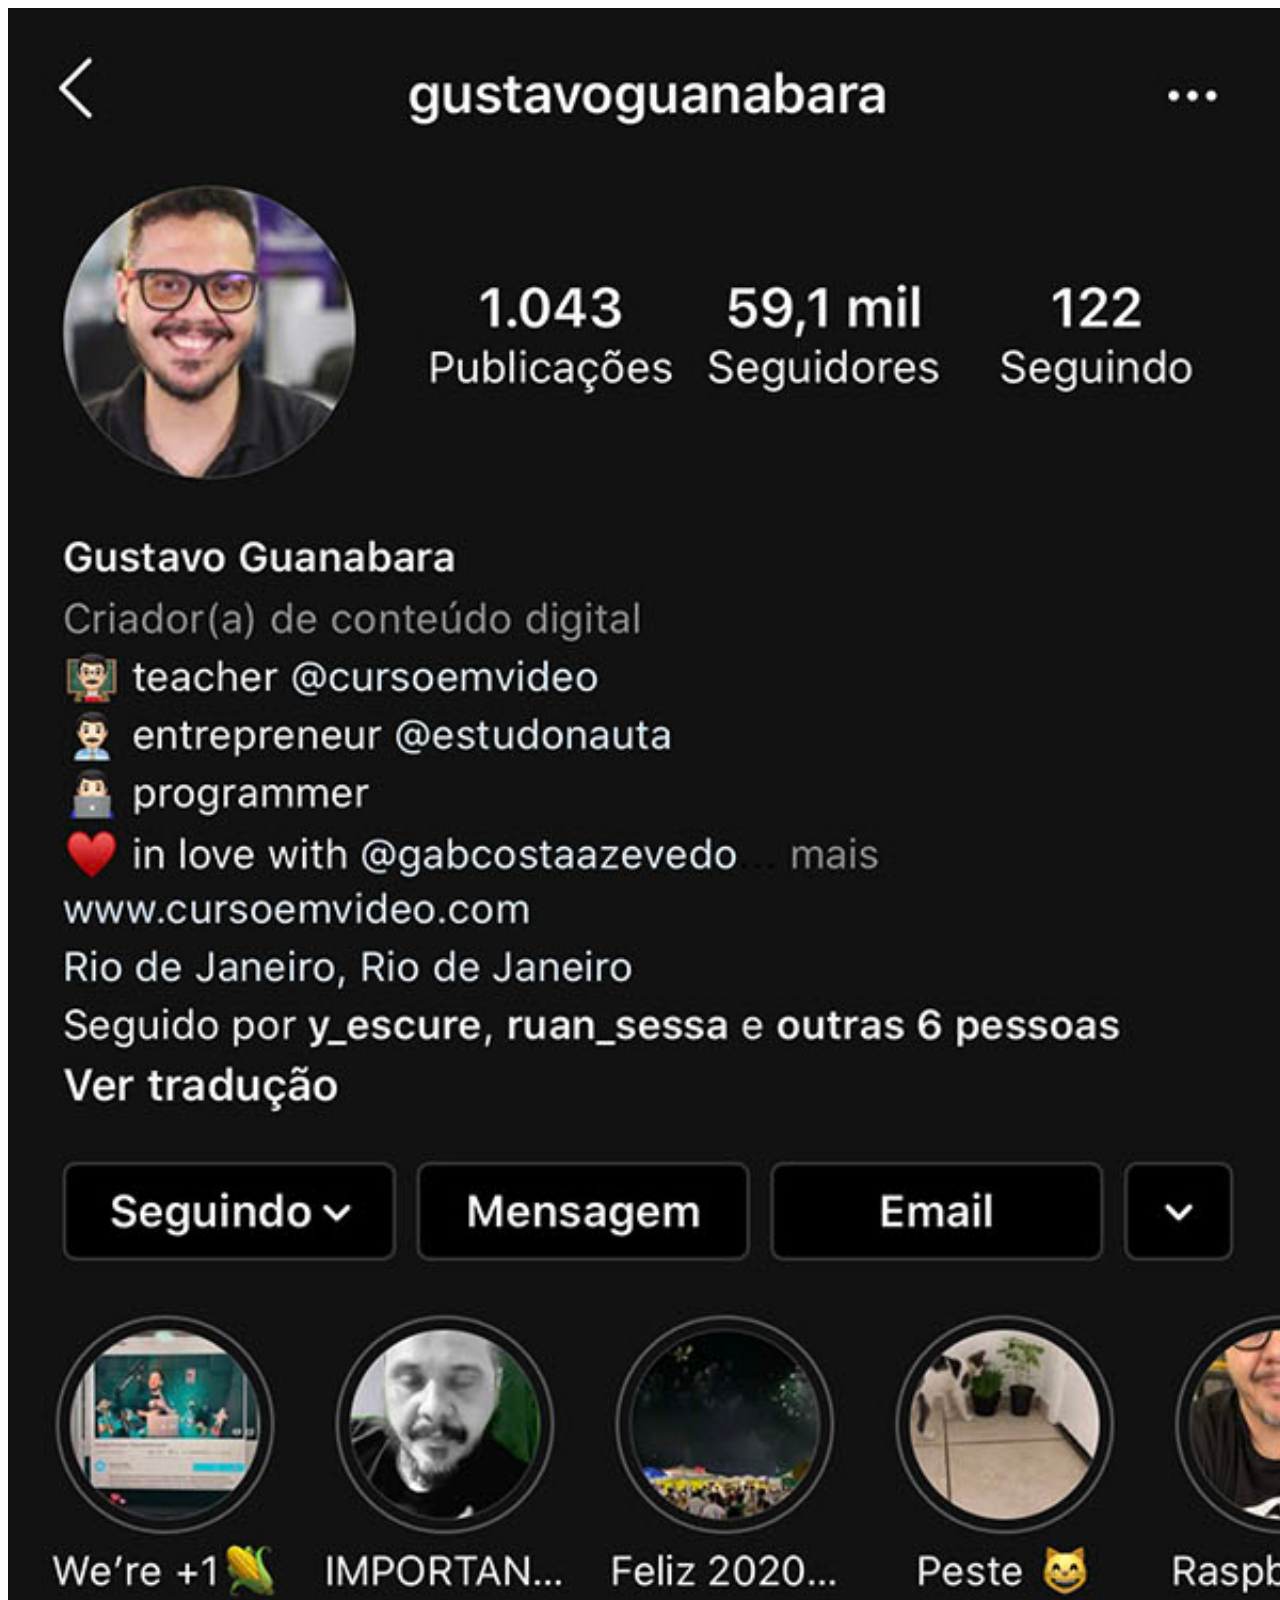
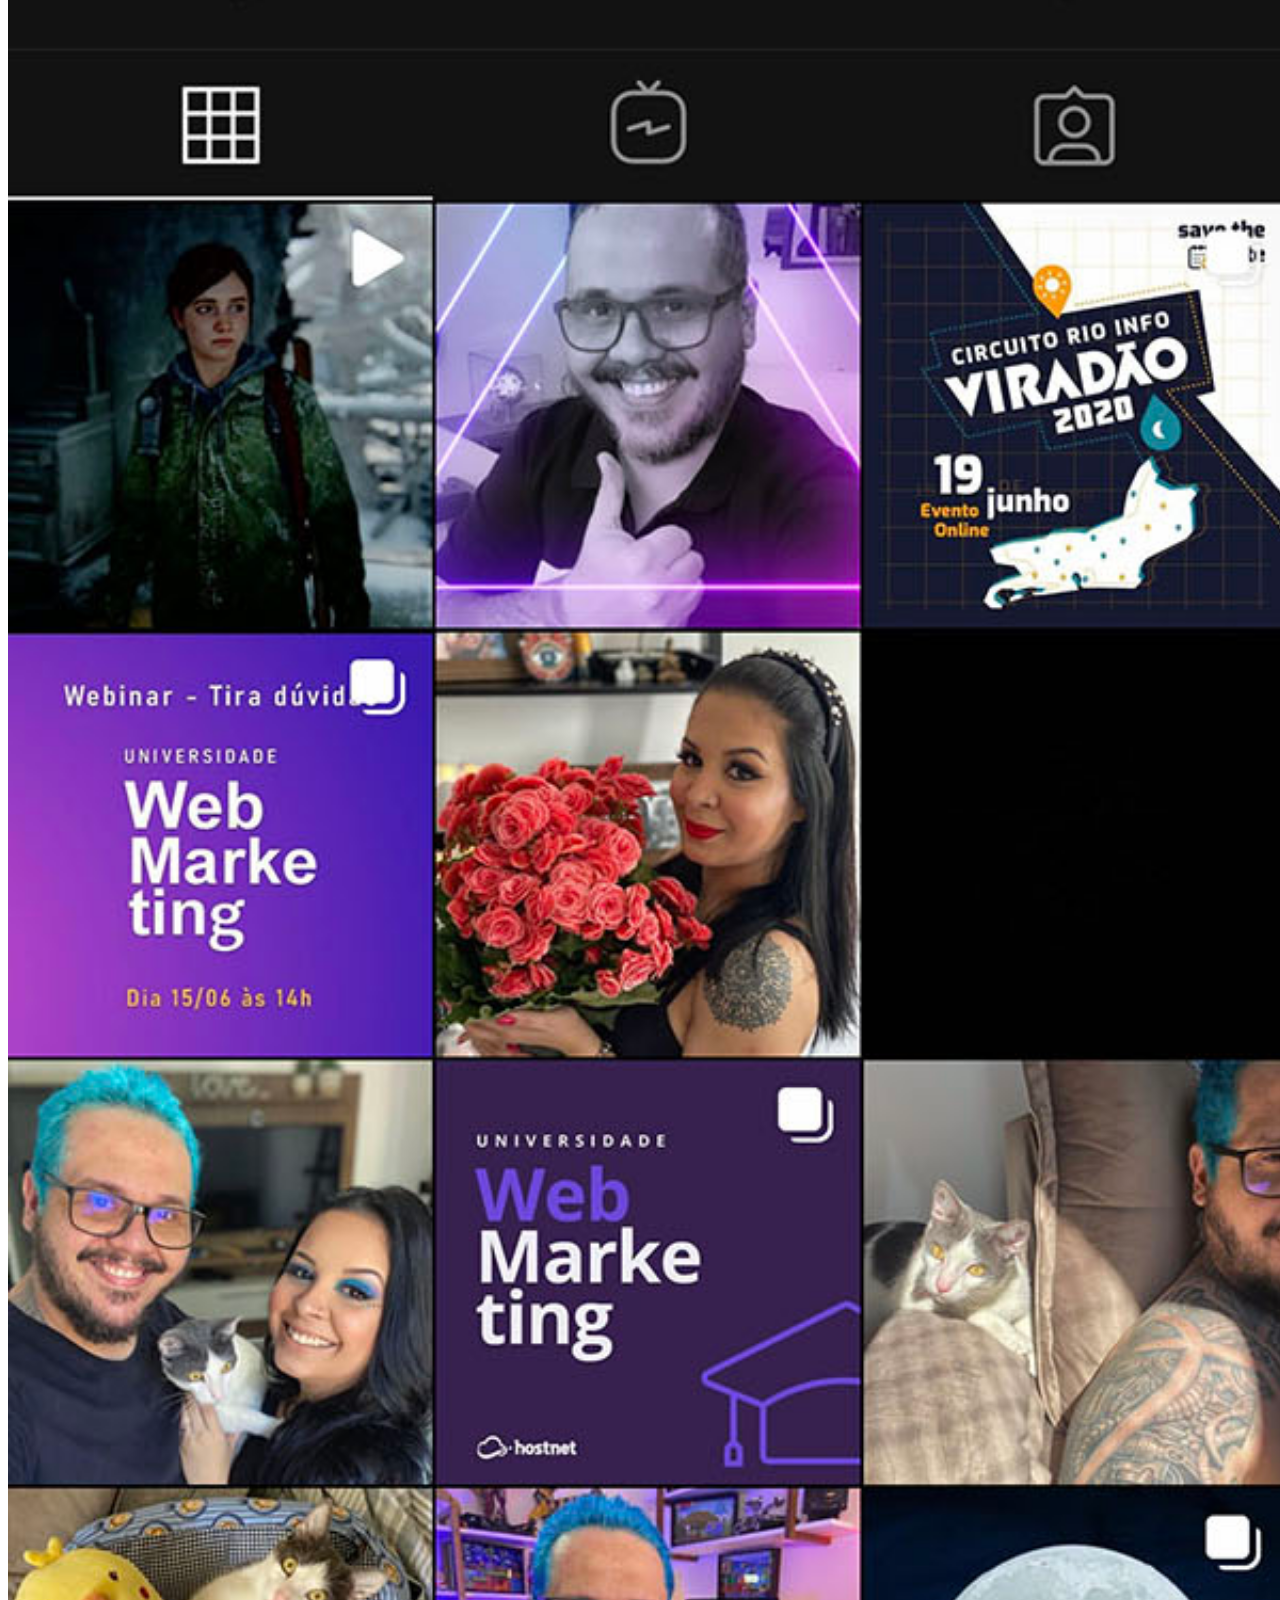
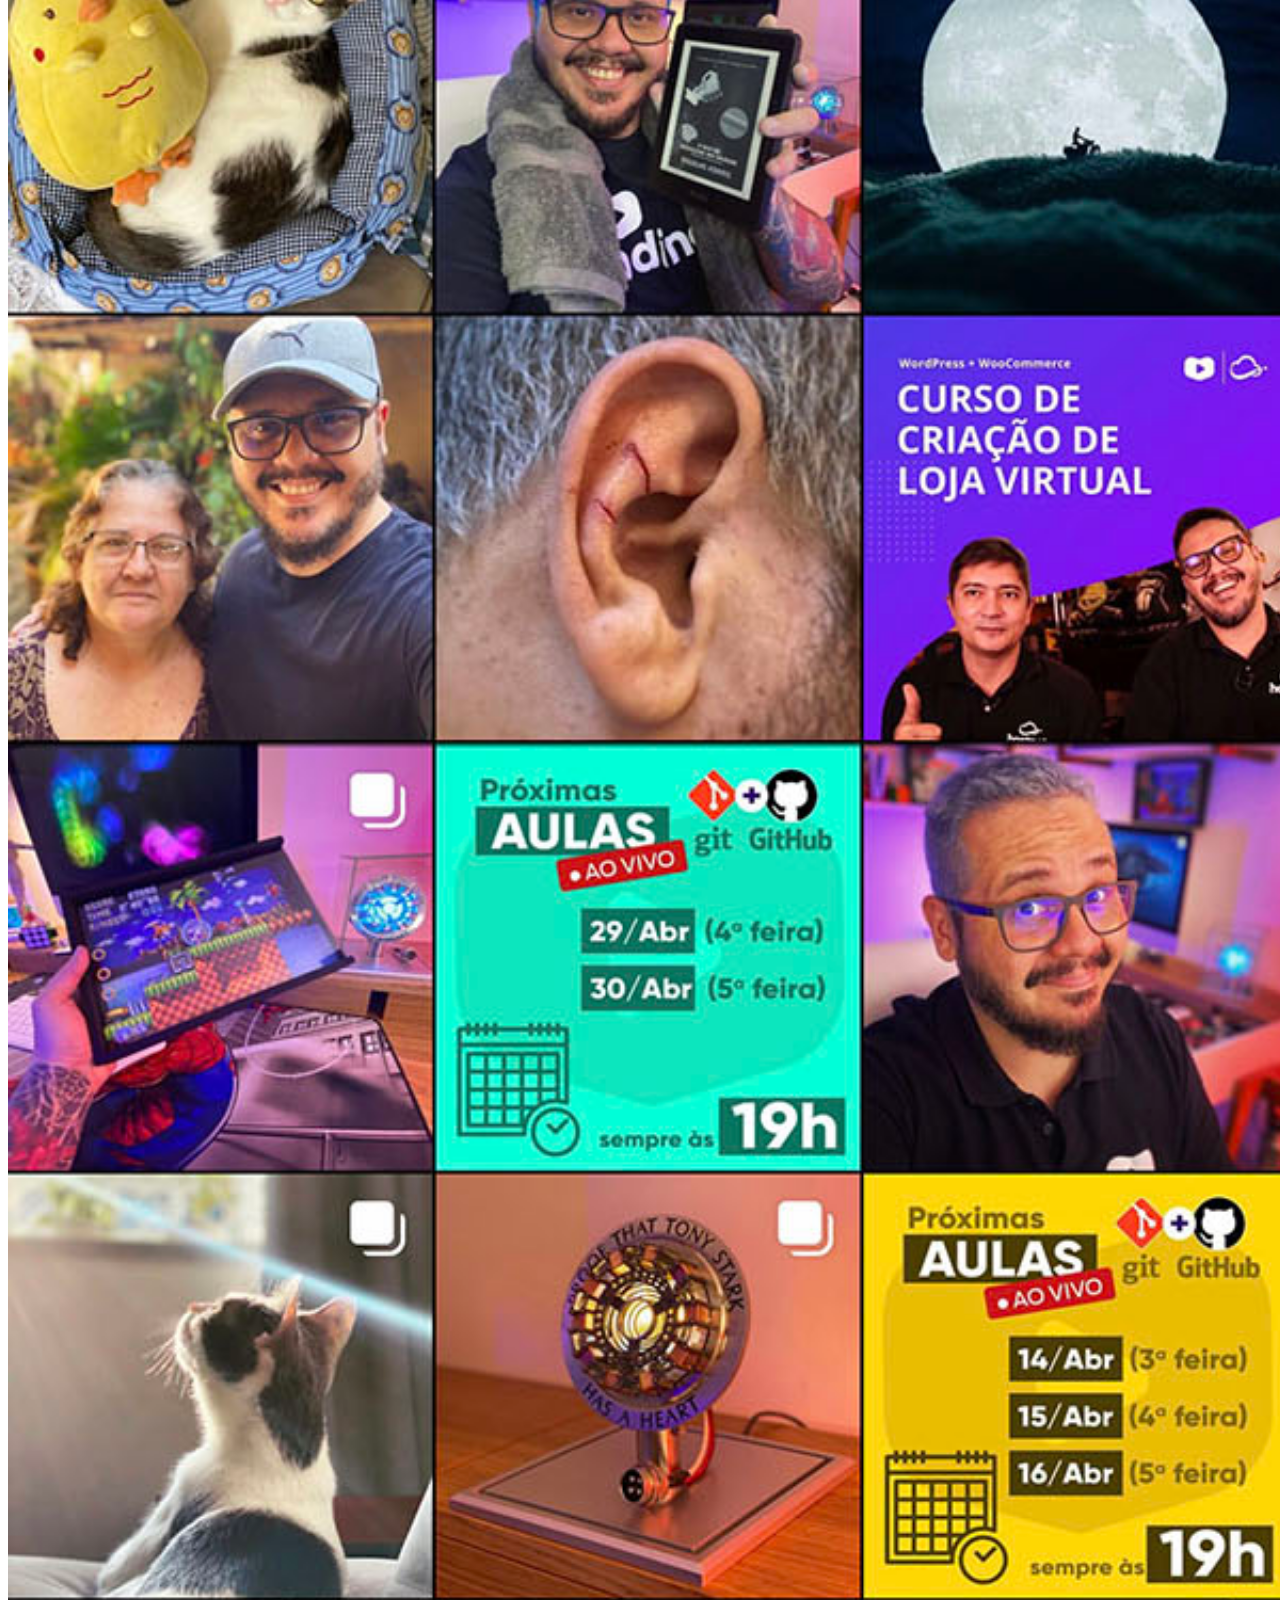
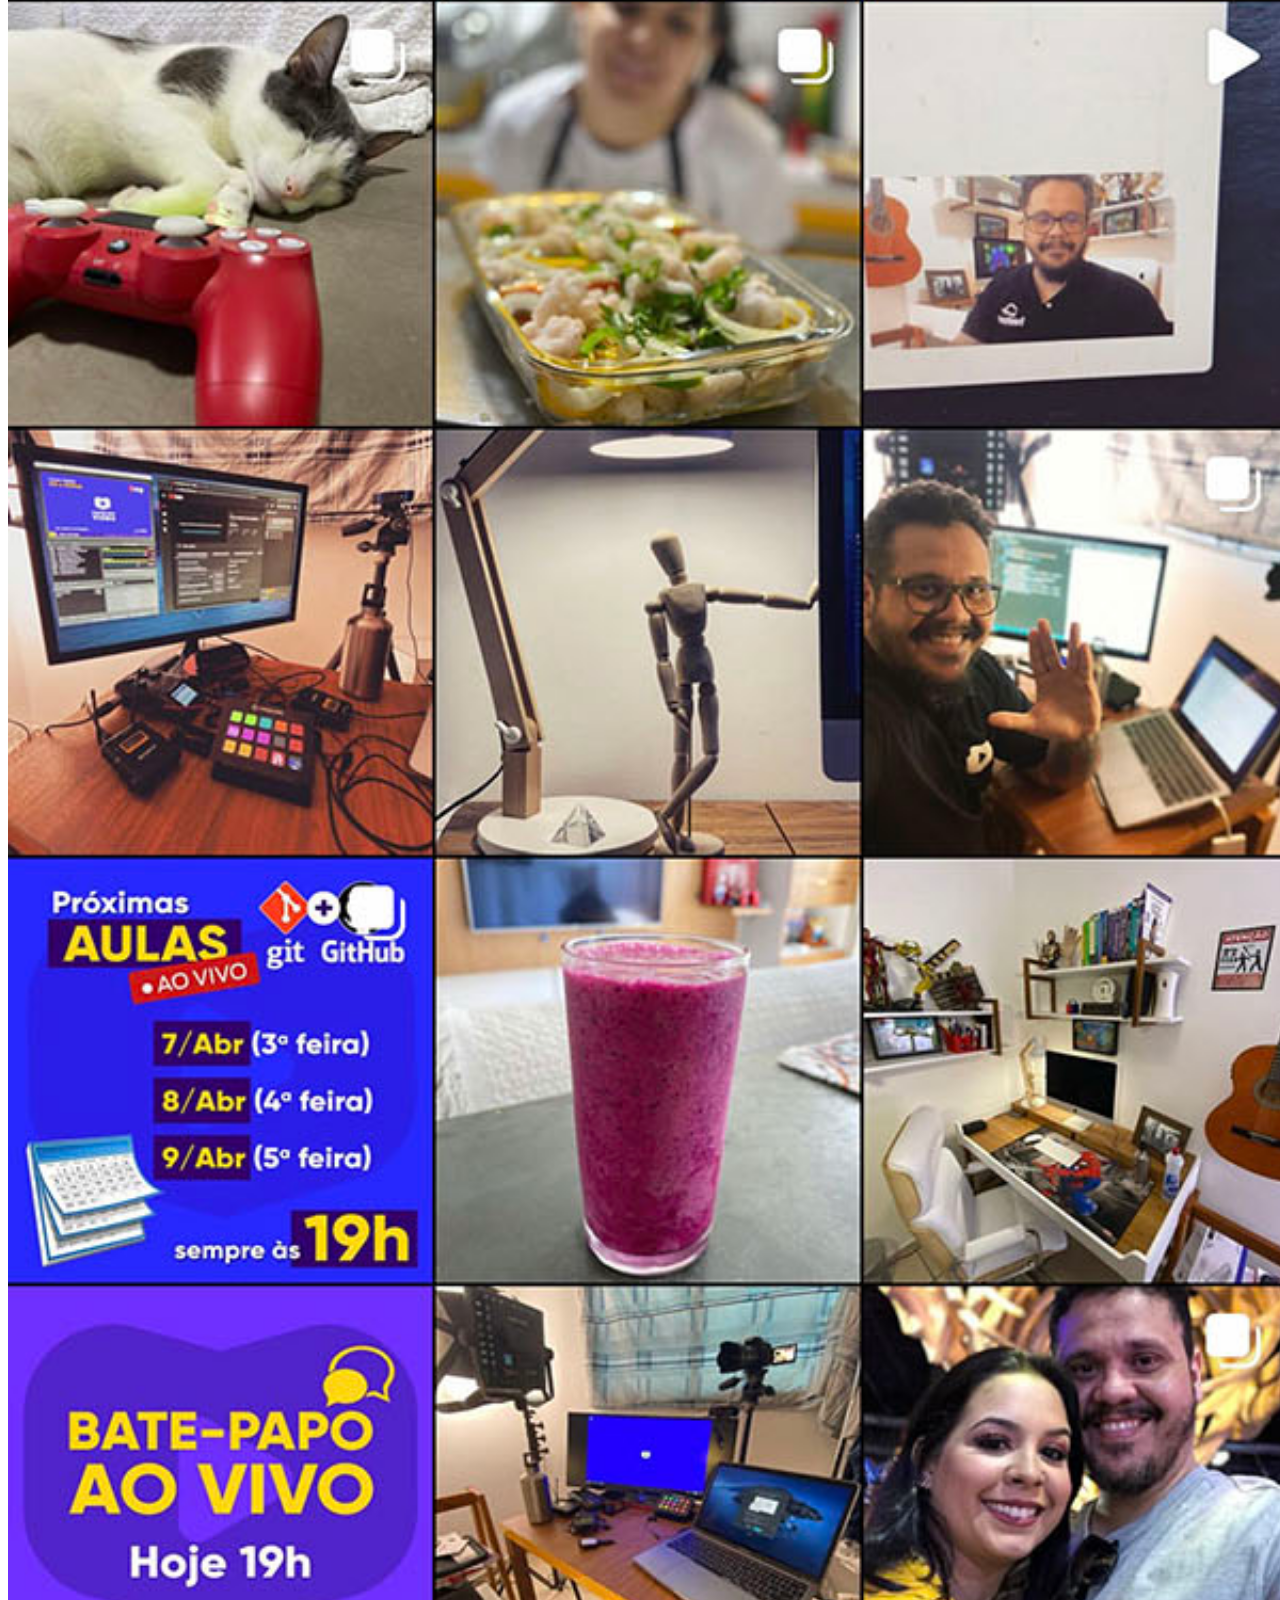
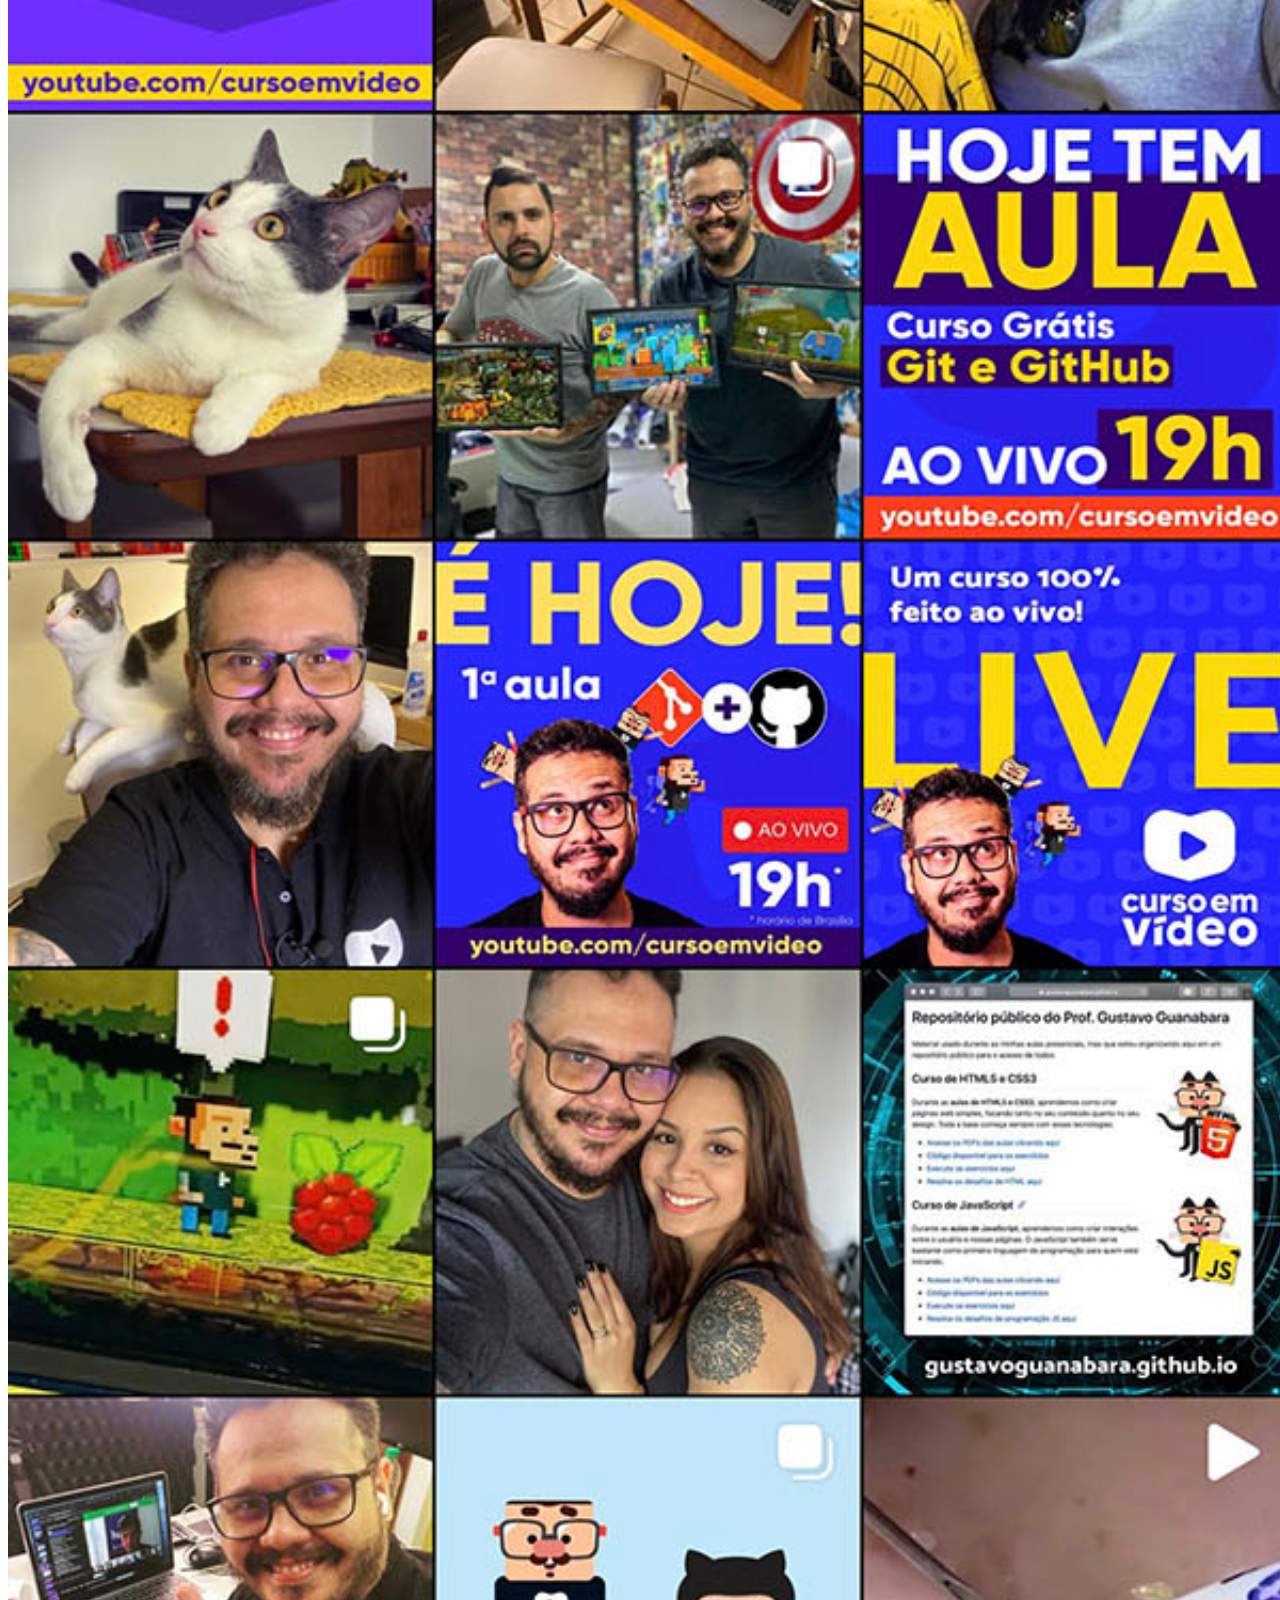
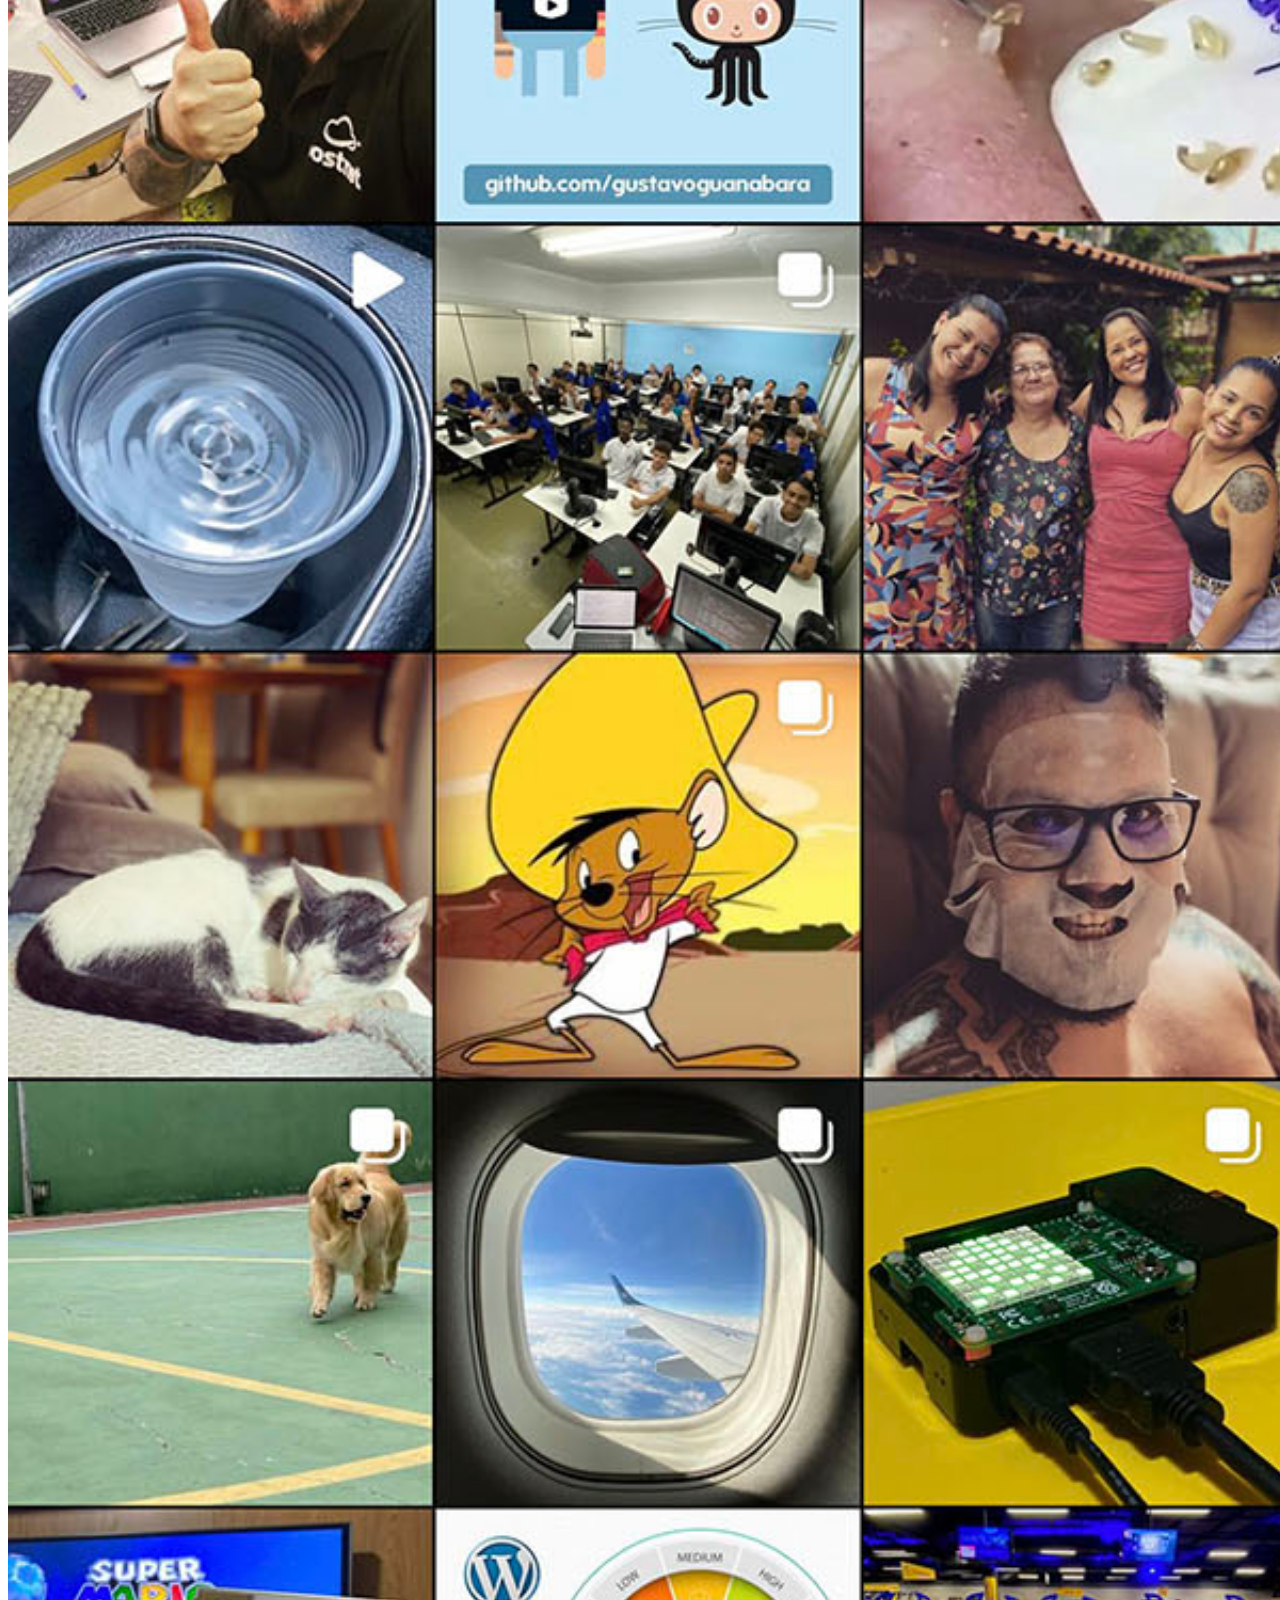
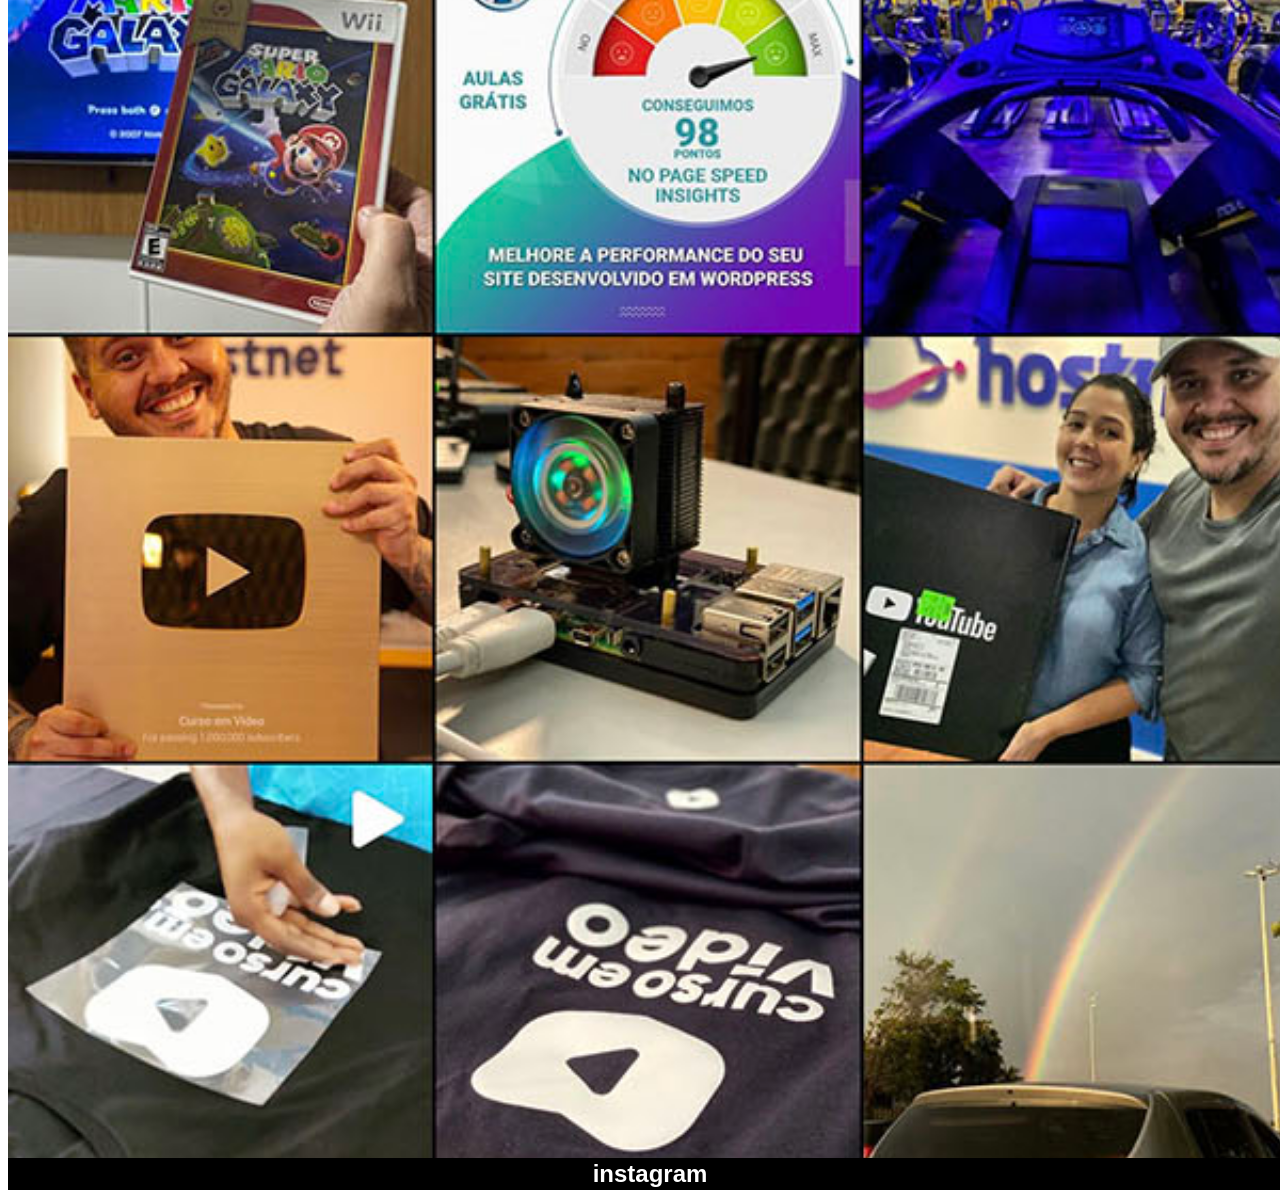
<file: projeto/instagram.html>
<!DOCTYPE html>
<html lang="pt-br">
<head>
    <meta charset="UTF-8">
    <meta name="viewport" content="width=device-width, initial-scale=1.0">
    <title>Instagram</title>
    <link rel="stylesheet" href="../css/style1.css">
</head>
<body>
    <img src="../imagens/tela-instagram.jpg" alt="tela-instagram">
    <a href="https://www.instagram.com/gustavoguanabara/" target="_blank">instagram</a>
</body>
</html>
</file>
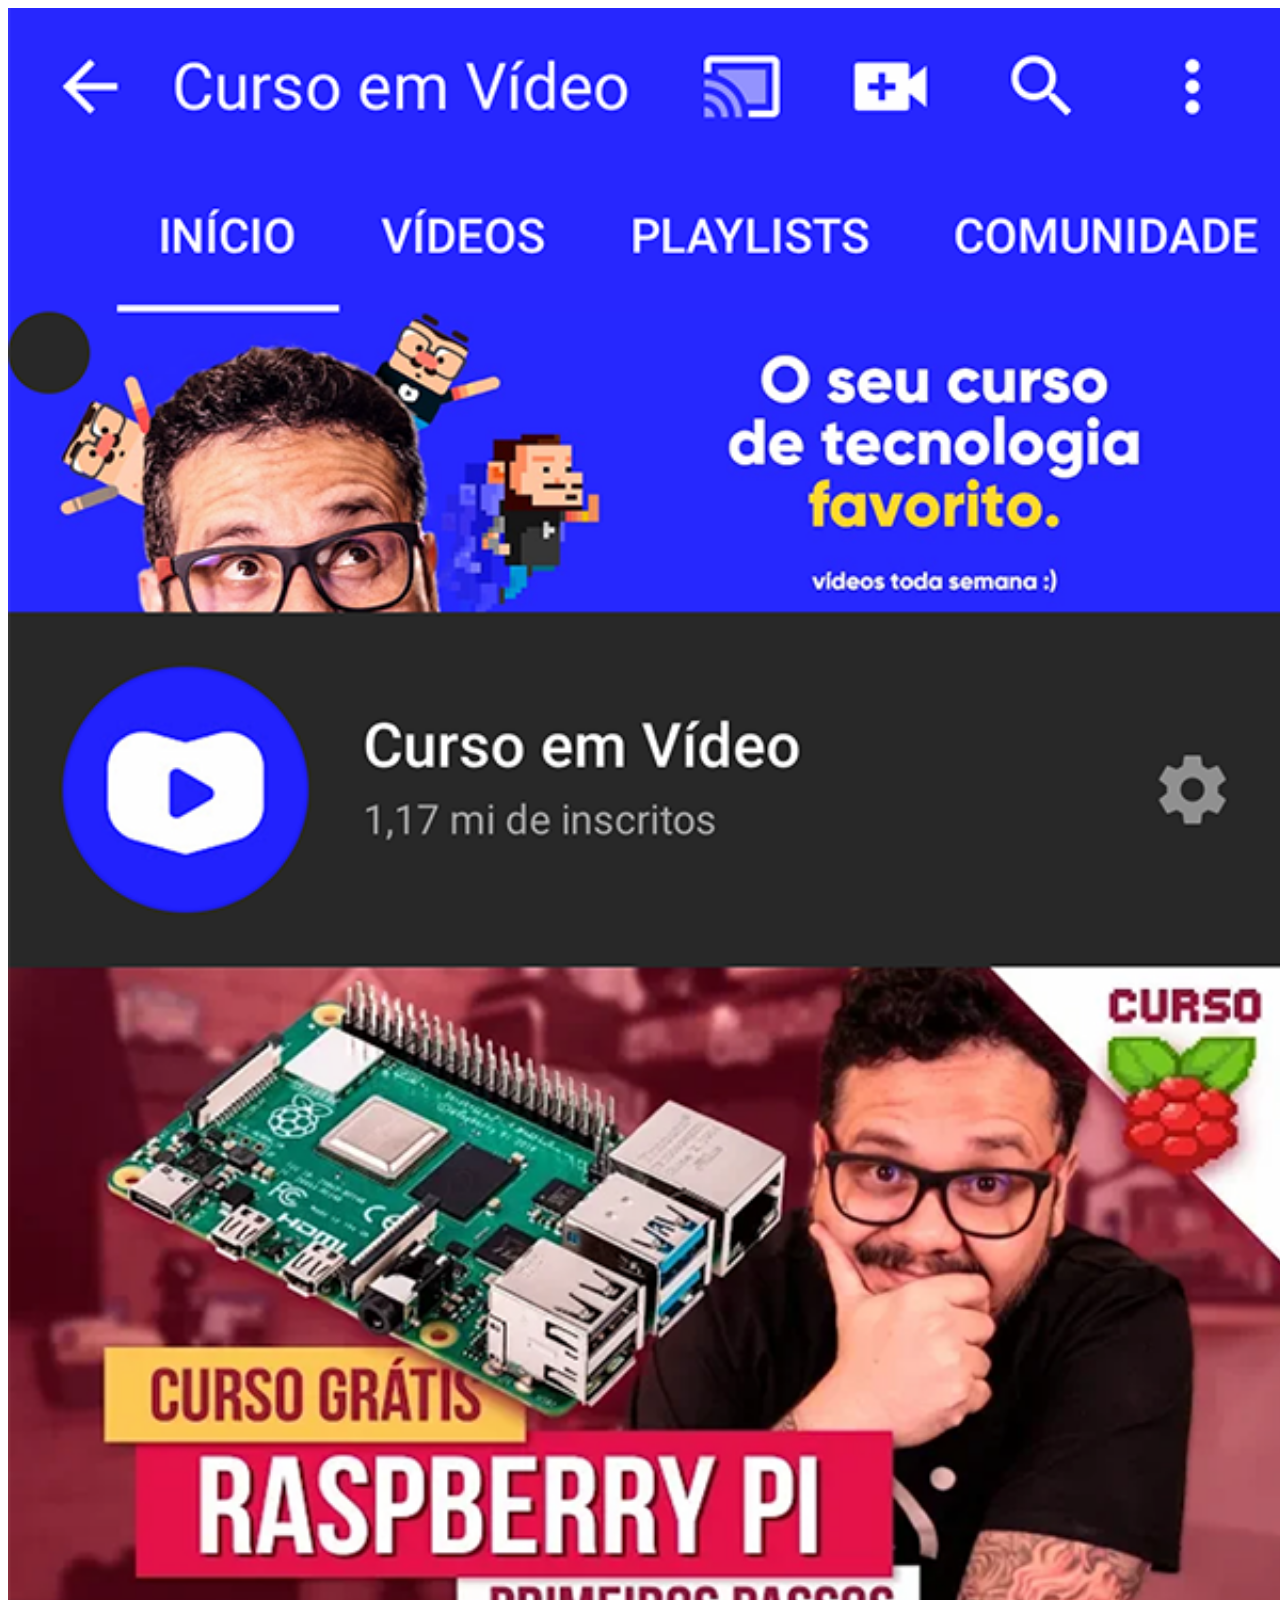
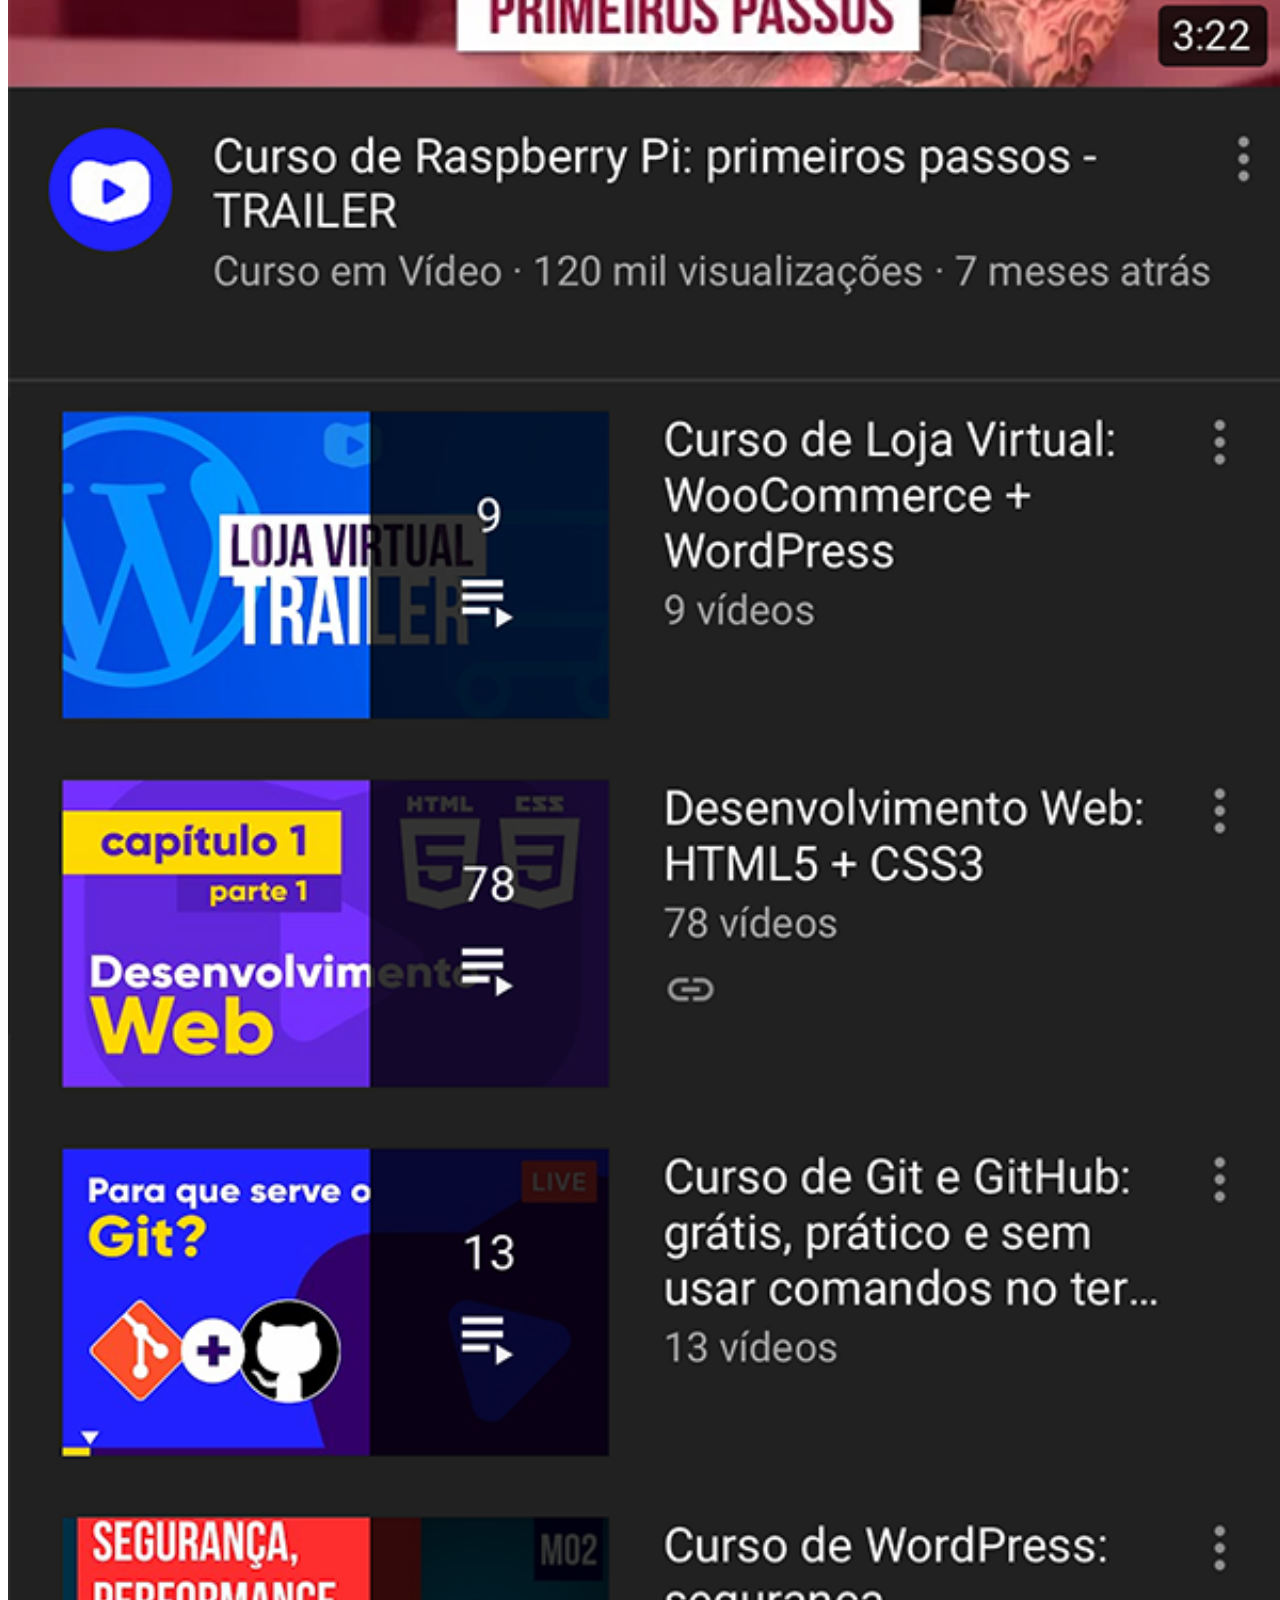
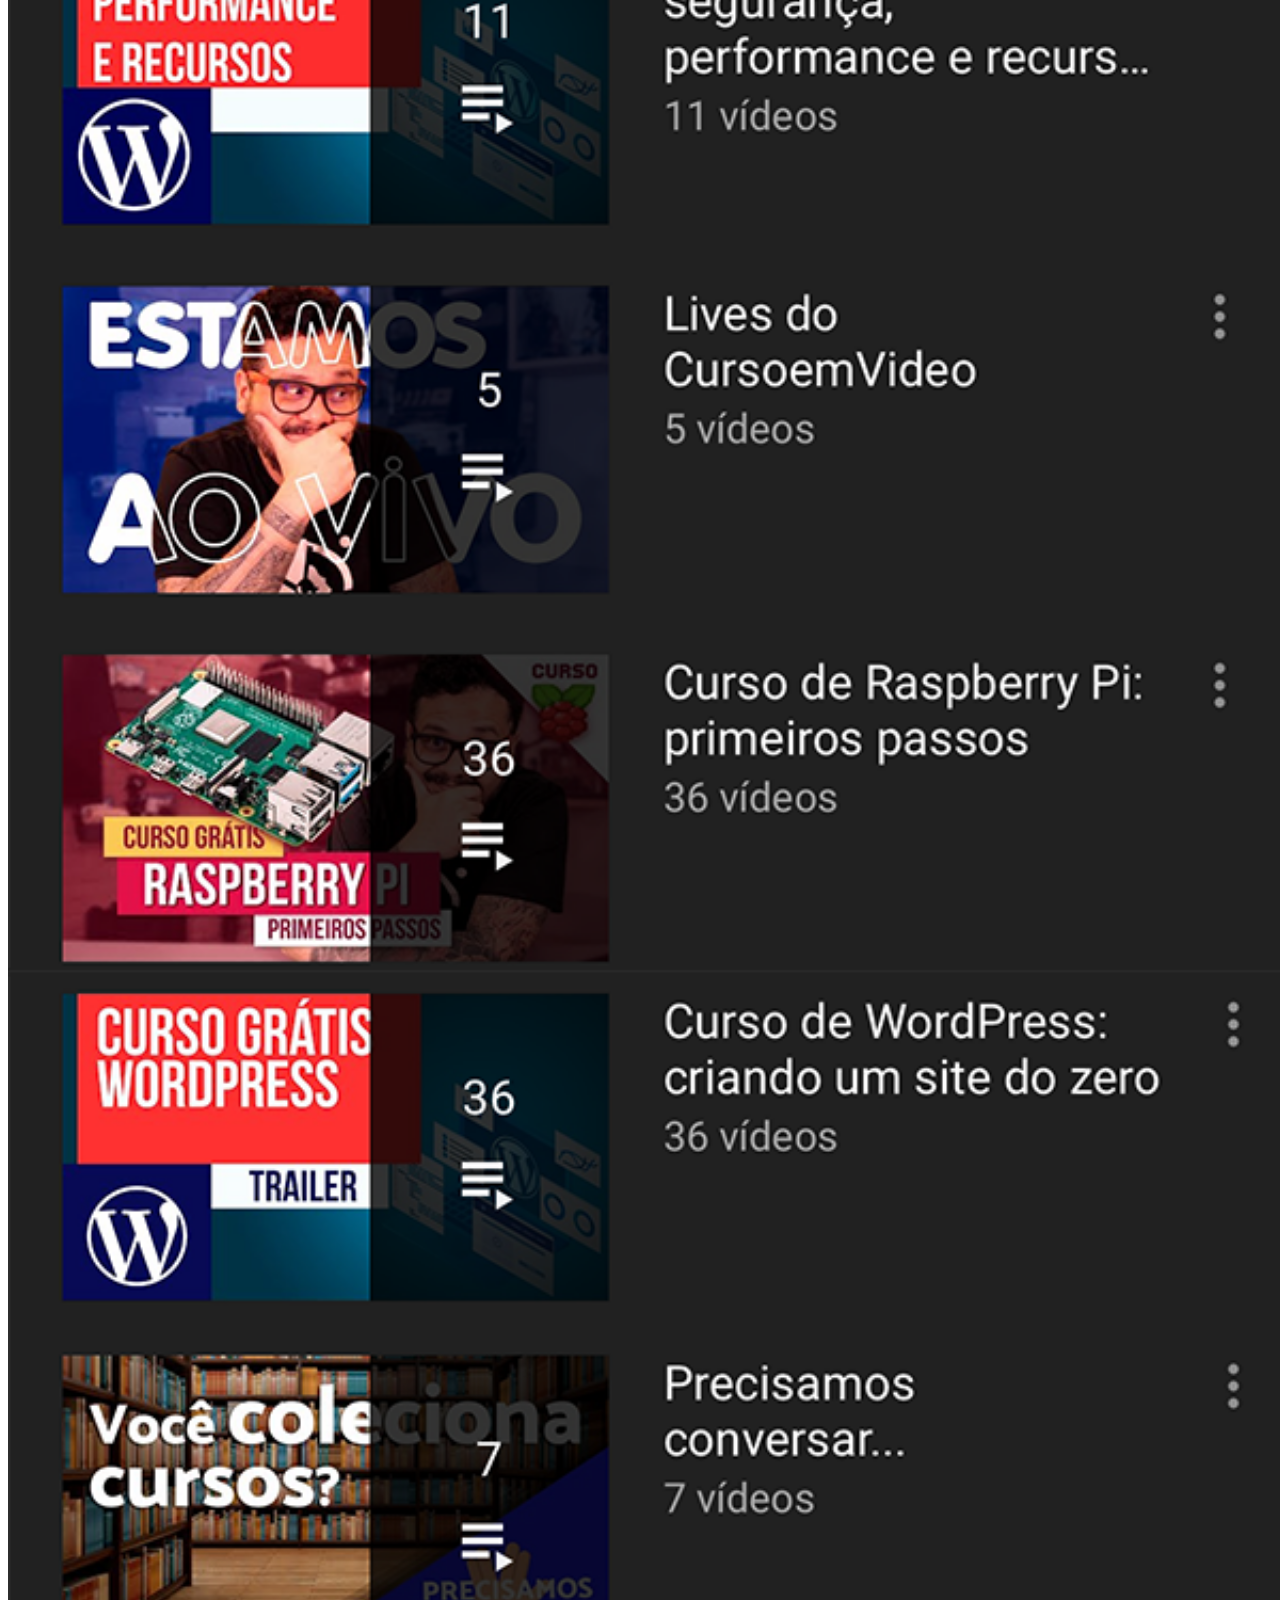
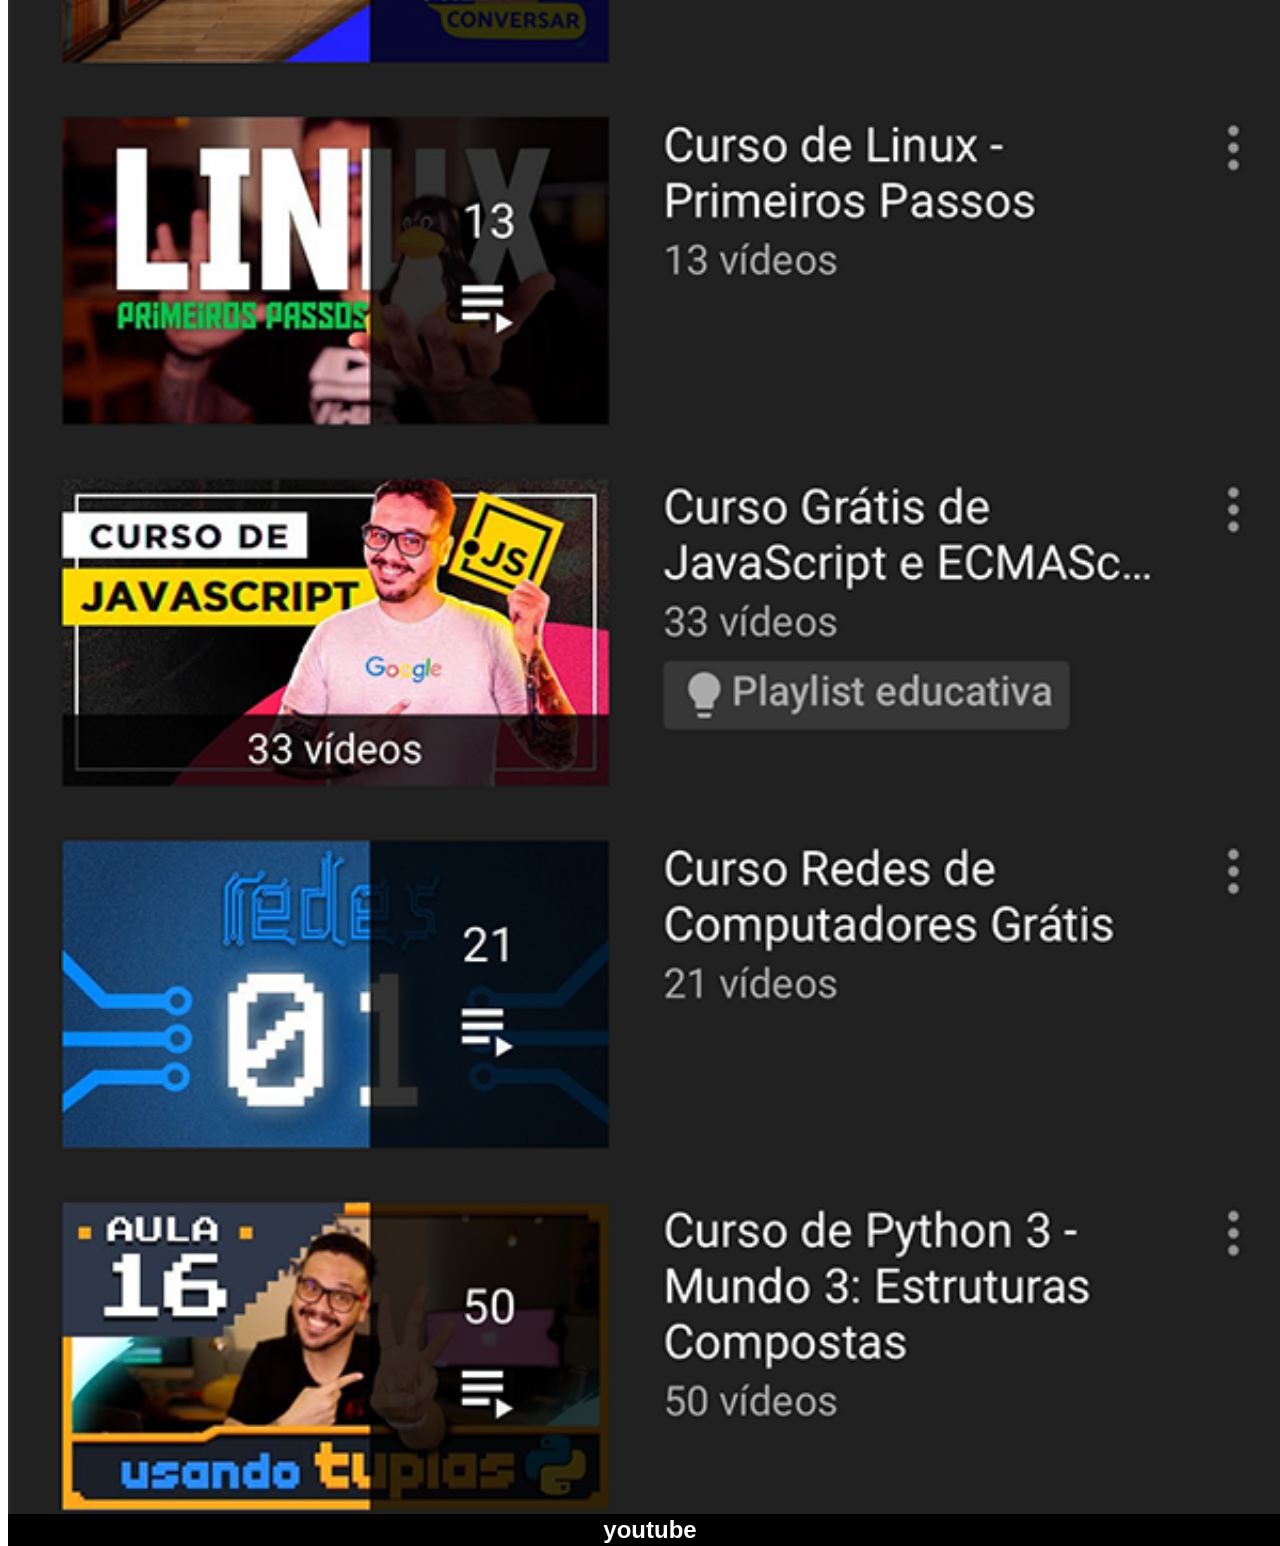
<file: projeto/youtube.html>
<!DOCTYPE html>
<html lang="pt-br">
<head>
    <meta charset="UTF-8">
    <meta name="viewport" content="width=device-width, initial-scale=1.0">
    <title>Instagram</title>
    <link rel="stylesheet" href="../css/style1.css">
</head>
<body>
    <img src="../imagens/tela-youtube.png" alt="tela-youtube">
    <a href="https://www.youtube.com/cursoemvideo" target="_blank">youtube</a>
</body>
</html>
</file>
<file: css/style.css>
@charset "UTF-8";

* {
    margin: 0;
    padding: 0;
    box-sizing: border-box;
}

body {
    background-color: white;
    width: 100%;
    overflow: hidden
}

#fundo {
    background: white url(../imagens/fundo-madeira.jpg) center center no-repeat;
    background-size: cover;
    width: 100%;
    height: 100vh;
    min-height: 100vh;
    display: flex;
    justify-content: center;
    align-items: center;
    gap: 30px;

}

#celular {
    background: url(../imagens/frame-iphone.png) center center no-repeat;
    background-size: cover;
    width: 350px;
    height: 700px;
    display: flex;
    justify-content: center;
    align-items: center;
}

#celular iframe {
    position: relative;
    top: -1px;
    left: -3px;
    width: 307px;
    height: 539px;
    border: none;
}

#links {
    display: flex;
    flex-direction: column;
    justify-content: center;
    align-items: center;
    width: auto;
    gap: 15px;
    height: auto;
    position: absolute;
    top: 50px;
    right: 50px;
    transform: translate(40px);
}

#links a {
    display: inline-block;
    transition: transform 0.3s, border-color 0.5s;
    border: 2px solid transparent;
    border-radius: 50%;
    box-sizing: border-box;
}

#links img {
    display: block;
    border-radius: 50%;
    object-fit: cover;
    border: 2px solid black;
    width: 70px;
    height: 70px;
}

#links a:hover {
    border-color: rgba(255, 255, 255, 0.377);
    transform: translate(-3px, -3px);
}
</file>
<file: style1.css>
@charset "UTF-8";

body {
    width: 100%;
    height: 100vh;
    overflow-y: auto; 
    overflow-x: hidden;
}

body::-webkit-scrollbar {
    display: none;
}


img {
    width: 100%;
    height: auto;
    display: block;
}


a {
    display: block;
    background-color: darkred; 
    color: white;
    text-decoration: none;
    padding: 10px;
    text-align: center;
    font-weight: bold;
    font-family: Arial, Helvetica, sans-serif;
    width: 100%; 
}
</file>
<file: css/style1.css>
@charset "UTF-8";

body {
    width: 100%;
    height: 100vh;
    overflow-y: auto; 
    overflow-x: hidden;
}

body::-webkit-scrollbar {
    display: none;
}


img {
    width: 100%;
    height: auto;
    display: block;
}


a {
    position: relative;
    top: -32px;
    display: block;
    background-color: rgb(0, 0, 0); 
    color: rgb(255, 255, 255);
    text-decoration: none;
    padding: 2px;
    text-align: center;
    font-weight: bold;
    font-family: Arial, Helvetica, sans-serif;
    width: 100%; 
    font-size: 1.5em;
    height: auto;
}
</file>
